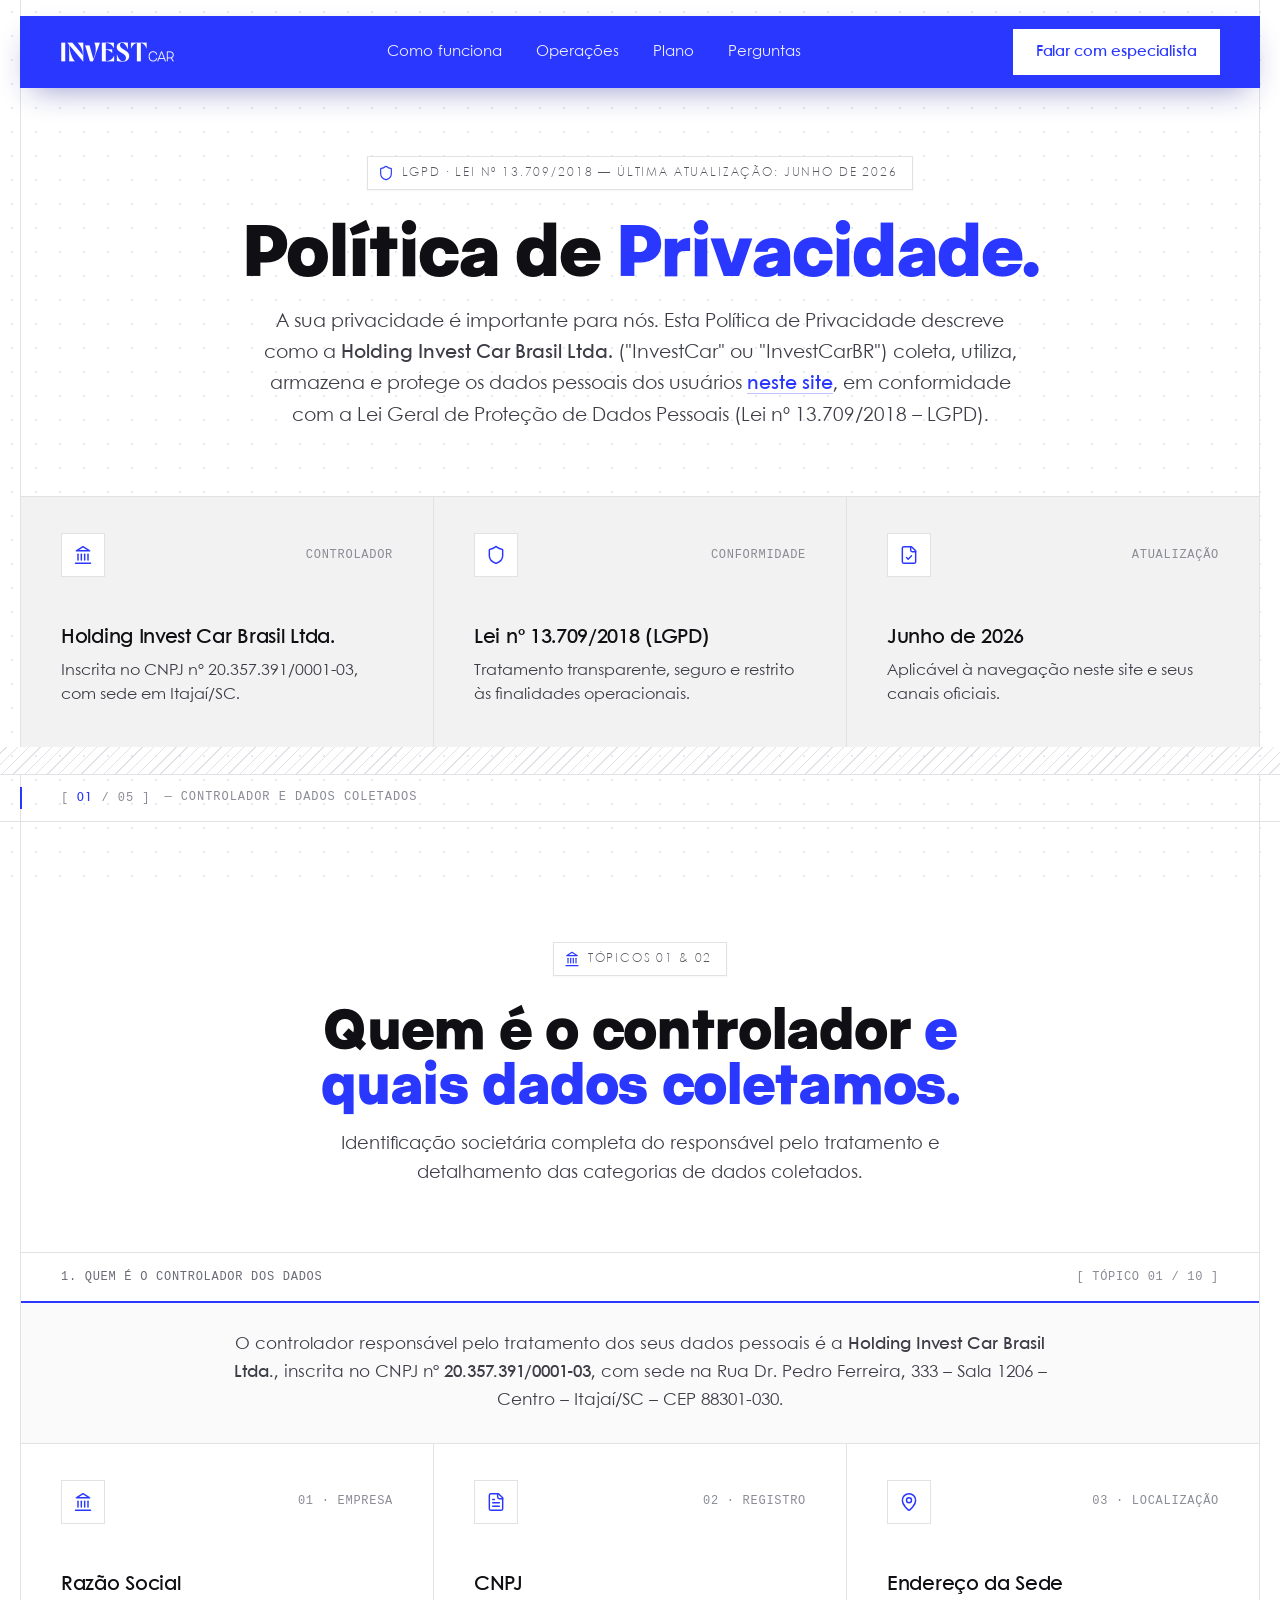
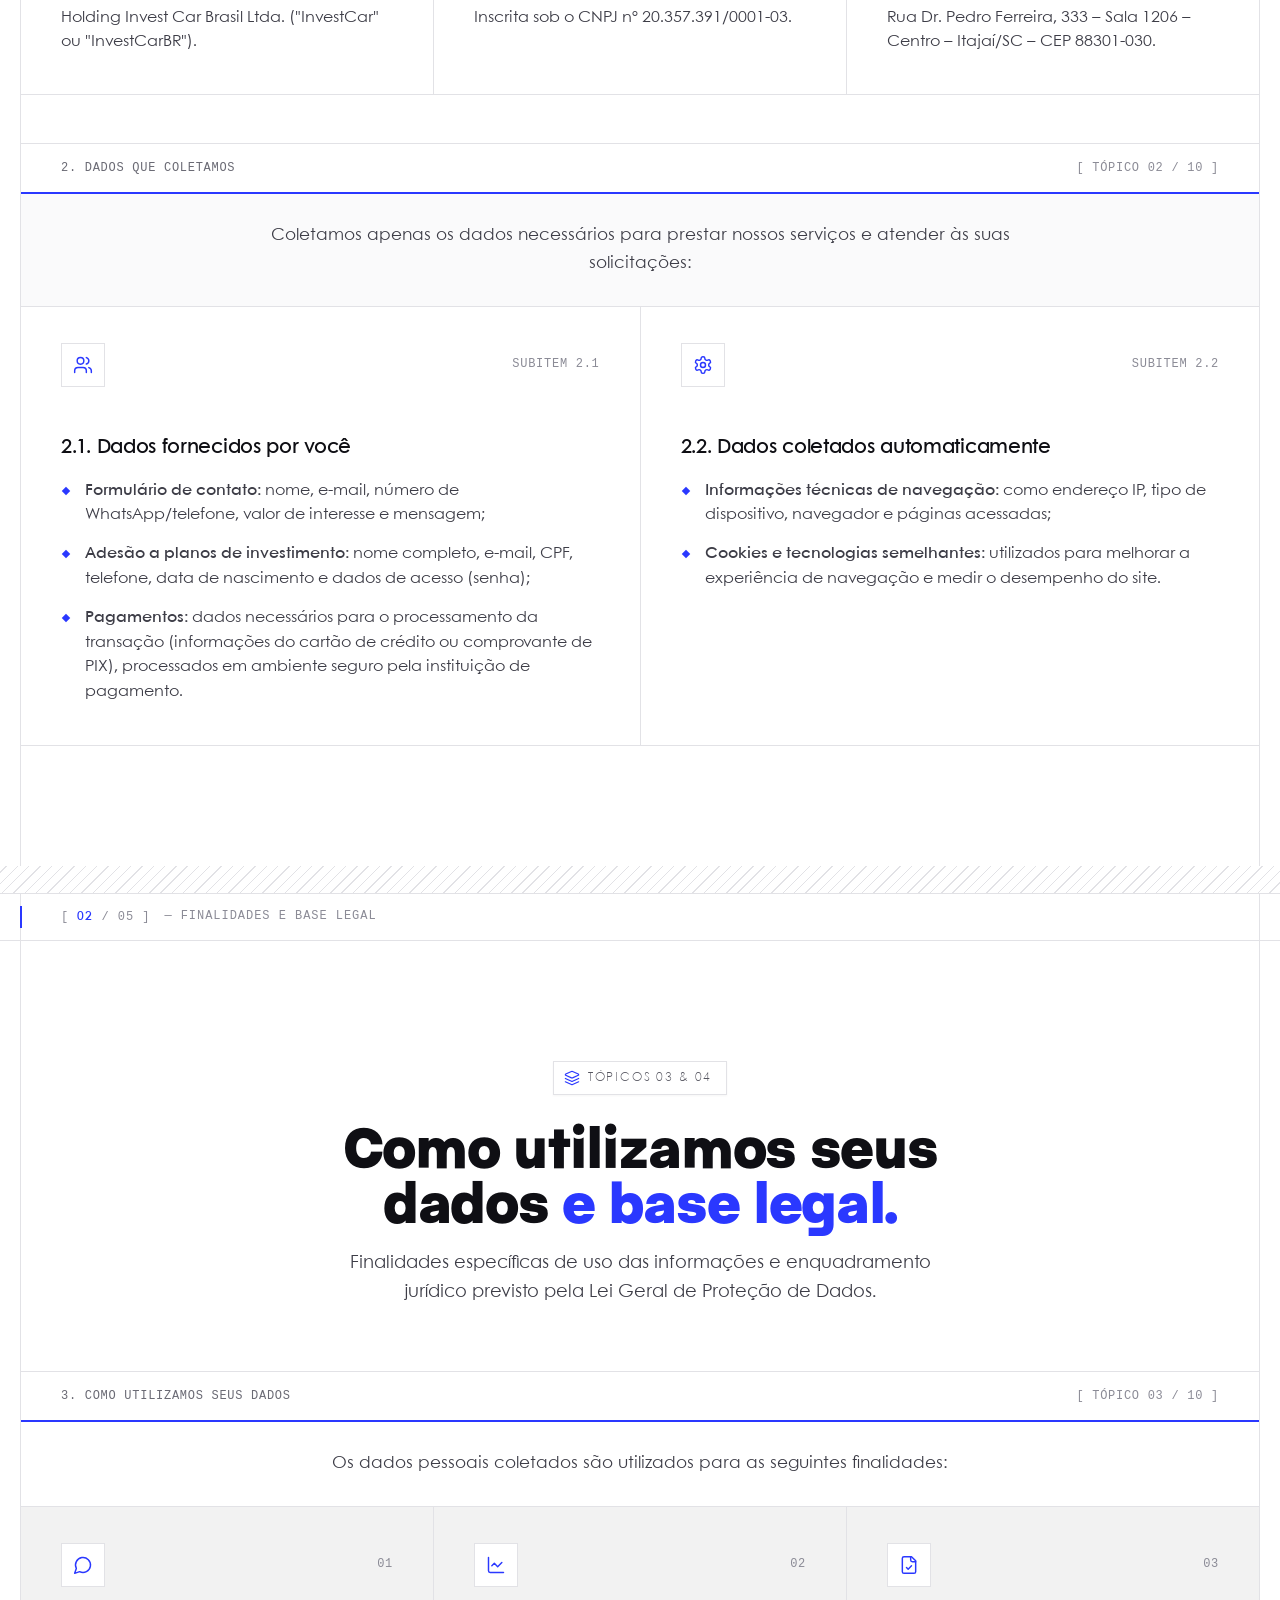
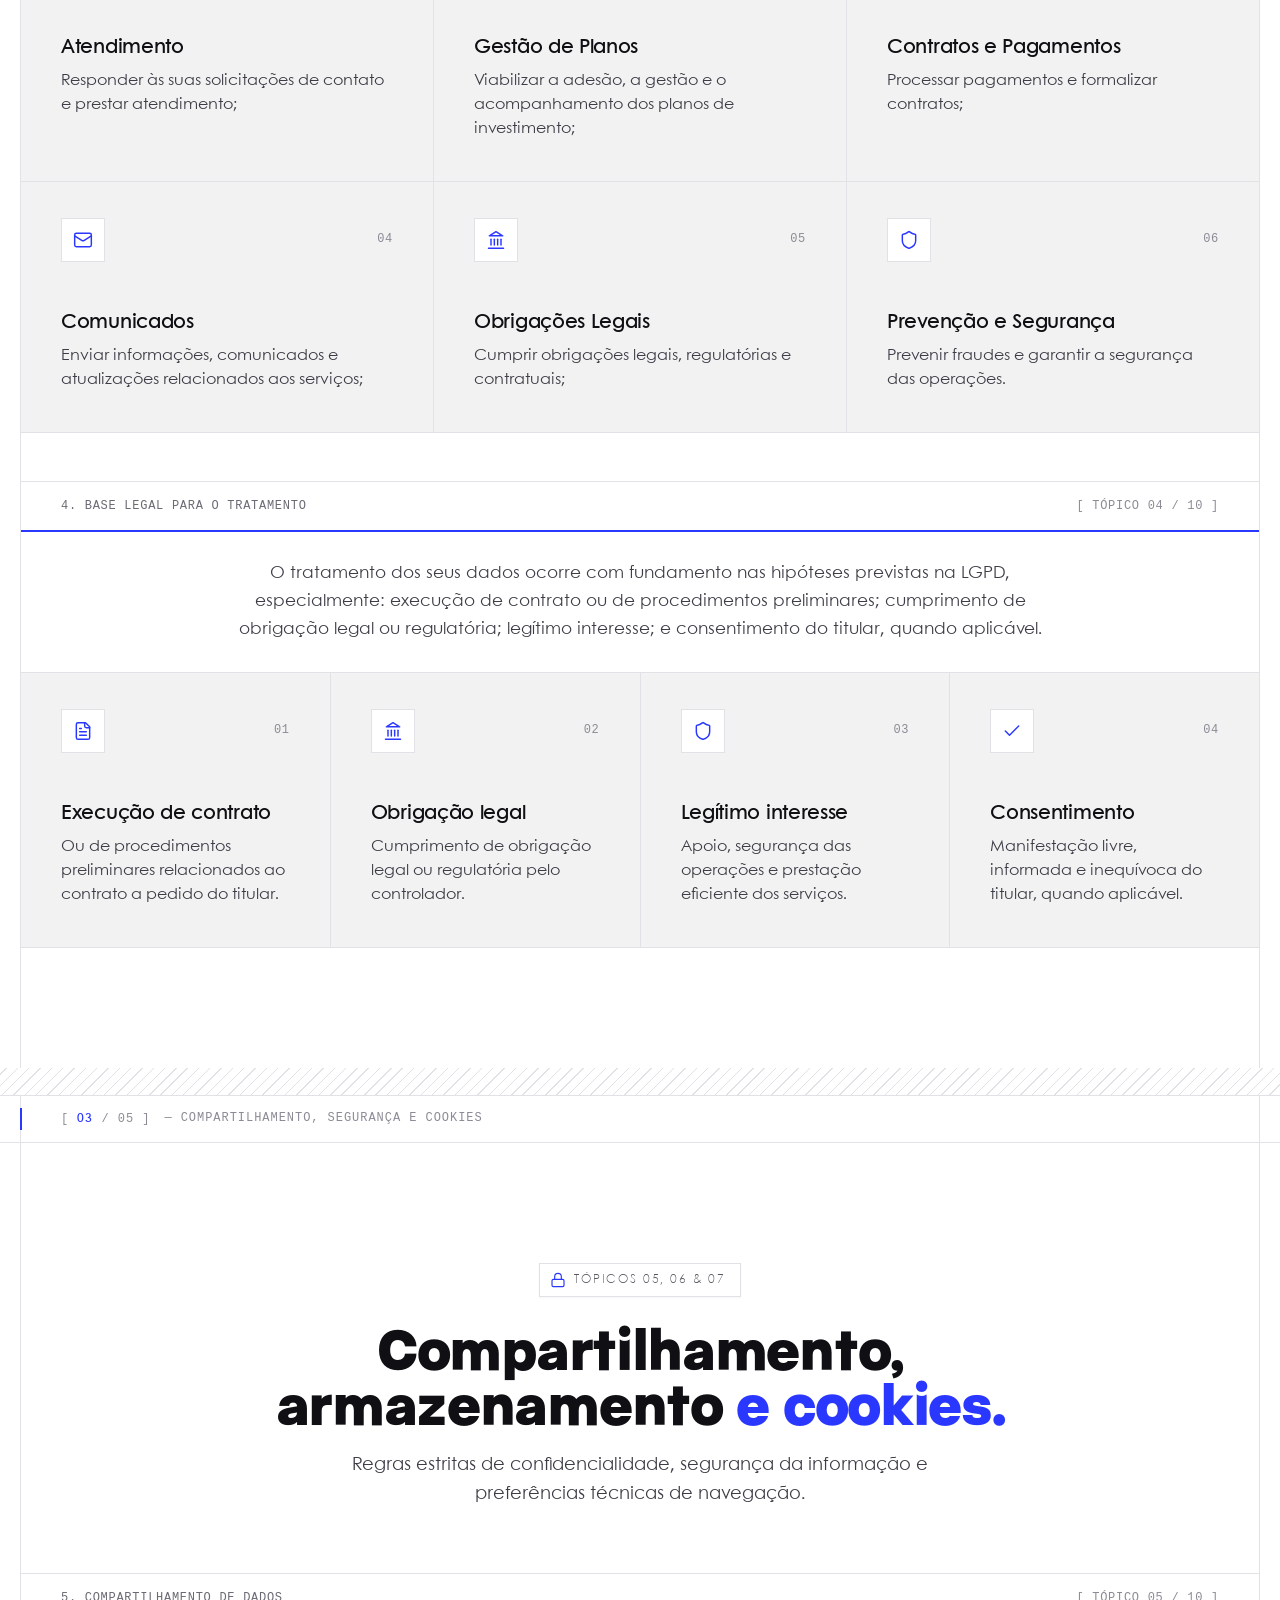
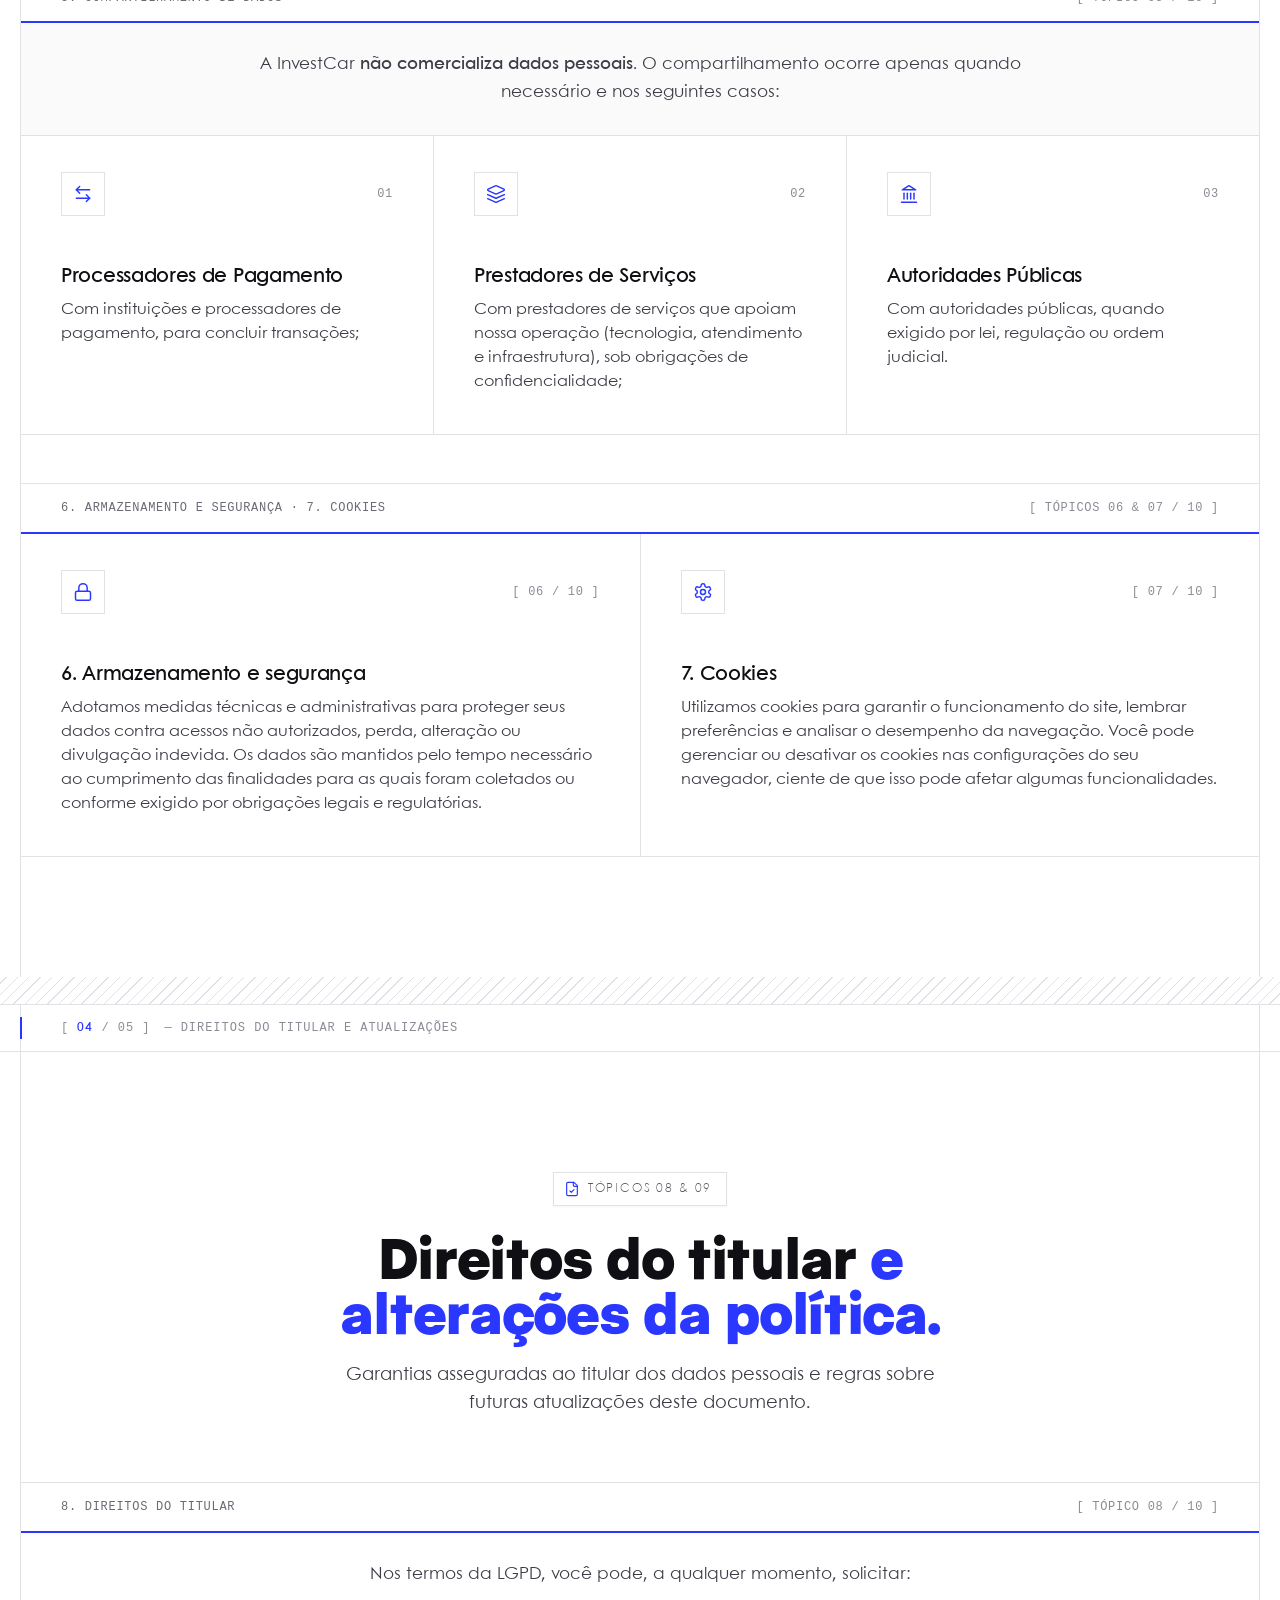
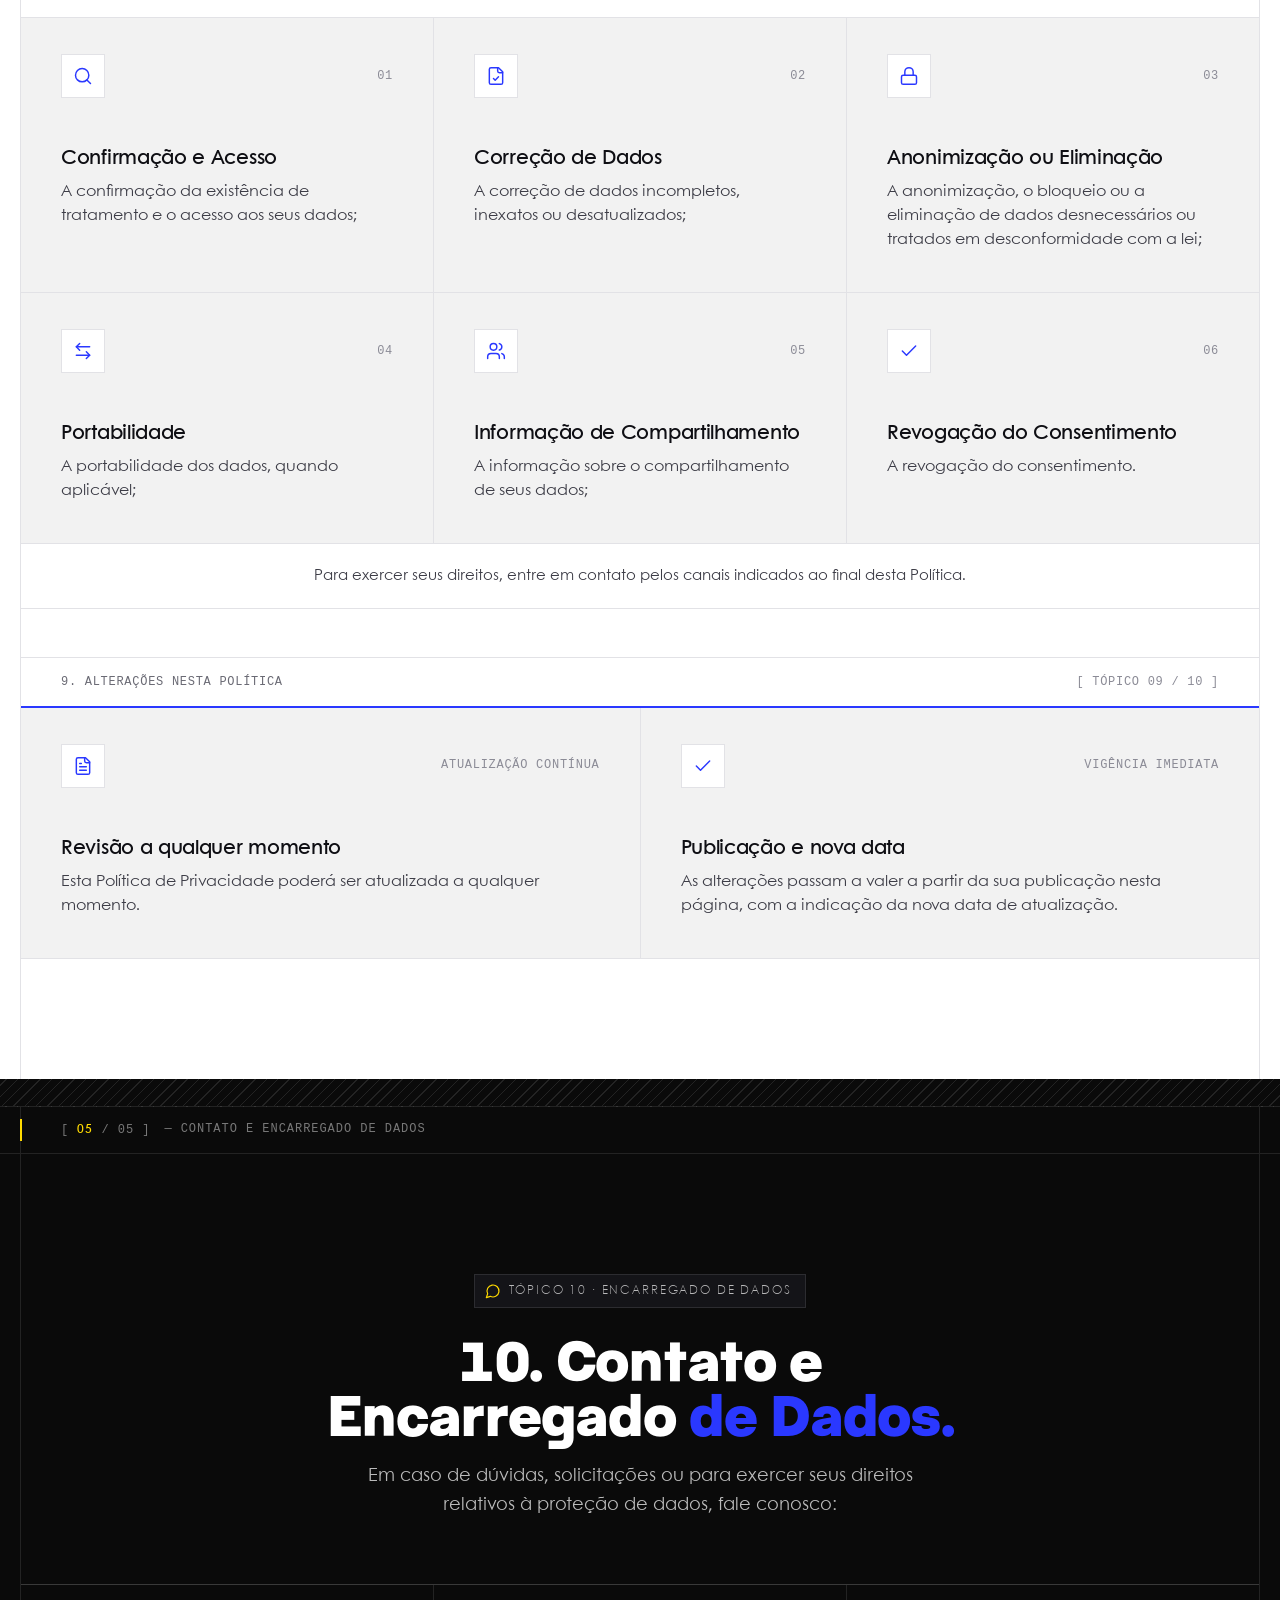
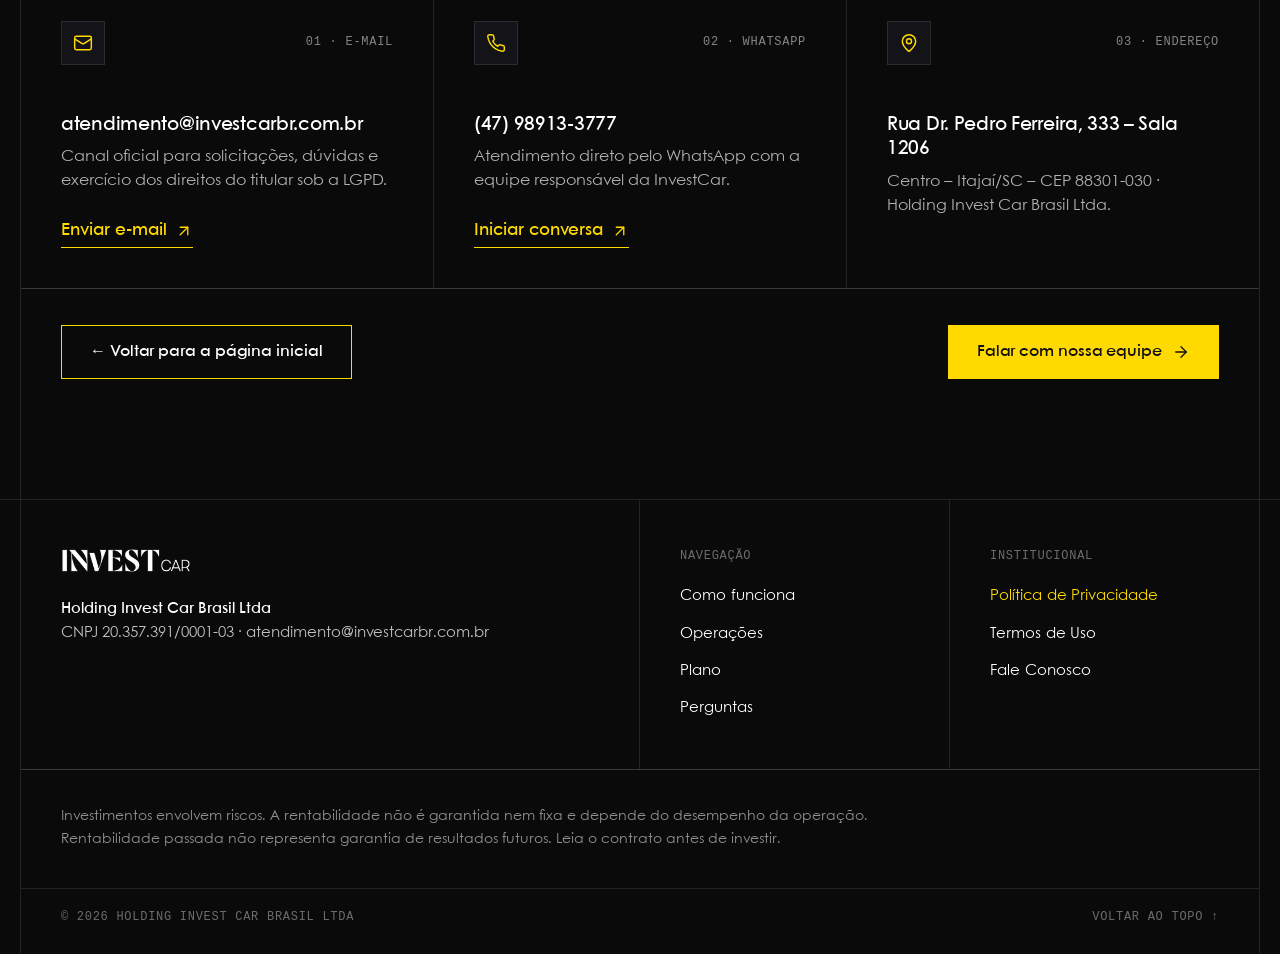
<file: politica-de-privacidade.html>
<!DOCTYPE html>
<html lang="pt-BR">
<head>
  <meta charset="utf-8">
  <meta name="viewport" content="width=device-width, initial-scale=1, viewport-fit=cover">
  <title>Política de Privacidade — InvestCar</title>
  <meta name="description" content="Política de Privacidade da Holding Invest Car Brasil Ltda. Saiba como coletamos, utilizamos, armazenamos e protege os dados pessoais em conformidade com a LGPD.">
  <meta name="theme-color" content="#2A38FF">
  <meta http-equiv="Cache-Control" content="no-cache, no-store, must-revalidate">
  <meta http-equiv="Pragma" content="no-cache">
  <meta http-equiv="Expires" content="0">
  <link rel="icon" type="image/svg+xml" href="assets/img/favicon.svg?v=20261104">
  <script>document.documentElement.classList.add('js');</script>

  <!-- Tipografia Local -->
  <link rel="stylesheet" href="css/fonts.css?v=20261104">
  <link rel="stylesheet" href="css/style.css?v=20261104">

  <!-- Meta Pixel Code -->
  <script>
  !function(f,b,e,v,n,t,s)
  {if(f.fbq)return;n=f.fbq=function(){n.callMethod?
  n.callMethod.apply(n,arguments):n.queue.push(arguments)};
  if(!f._fbq)f._fbq=n;n.push=n;n.loaded=!0;n.version='2.0';
  n.queue=[];t=b.createElement(e);t.async=!0;
  t.src=v;s=b.getElementsByTagName(e)[0];
  s.parentNode.insertBefore(t,s)}(window, document,'script',
  'https://connect.facebook.net/en_US/fbevents.js');
  fbq('init', '1693872288967313');
  fbq('track', 'PageView');
  </script>
  <noscript><img height="1" width="1" style="display:none"
  src="https://www.facebook.com/tr?id=1693872288967313&ev=PageView&noscript=1"
  /></noscript>
  <!-- End Meta Pixel Code -->
</head>
<body id="topo">

  <canvas id="matrix-canvas" aria-hidden="true"></canvas>

  <!-- Sprite de ícones (traço) -->
  <svg class="sprite" aria-hidden="true" focusable="false">
    <symbol id="i-truck" viewBox="0 0 24 24"><path d="M14 18V6a2 2 0 0 0-2-2H4a2 2 0 0 0-2 2v11a1 1 0 0 0 1 1h2"></path><path d="M15 18H9"></path><path d="M19 18h2a1 1 0 0 0 1-1v-3.65a1 1 0 0 0-.22-.624l-3.48-4.35A1 1 0 0 0 17.52 8H14"></path><circle cx="17" cy="18" r="2"></circle><circle cx="7" cy="18" r="2"></circle></symbol>
    <symbol id="i-gear" viewBox="0 0 24 24"><path d="M12.22 2h-.44a2 2 0 0 0-2 2v.18a2 2 0 0 1-1 1.73l-.43.25a2 2 0 0 1-2 0l-.15-.08a2 2 0 0 0-2.73.73l-.22.38a2 2 0 0 0 .73 2.73l.15.1a2 2 0 0 1 1 1.72v.51a2 2 0 0 1-1 1.74l-.15.09a2 2 0 0 0-.73 2.73l.22.38a2 2 0 0 0 2.73.73l.15-.08a2 2 0 0 1 2 0l.43.25a2 2 0 0 1 1 1.73V20a2 2 0 0 0 2 2h.44a2 2 0 0 0 2-2v-.18a2 2 0 0 1 1-1.73l.43-.25a2 2 0 0 1 2 0l.15.08a2 2 0 0 0 2.73-.73l.22-.39a2 2 0 0 0-.73-2.73l-.15-.08a2 2 0 0 1-1-1.74v-.5a2 2 0 0 1 1-1.74l.15-.09a2 2 0 0 0 .73-2.73l-.22-.38a2 2 0 0 0-2.73-.73l-.15.08a2 2 0 0 1-2 0l-.43-.25a2 2 0 0 1-1-1.73V4a2 2 0 0 0-2-2z"></path><circle cx="12" cy="12" r="3"></circle></symbol>
    <symbol id="i-key" viewBox="0 0 24 24"><path d="m15.5 7.5 2.3 2.3a1 1 0 0 0 1.4 0l2.1-2.1a1 1 0 0 0 0-1.4L19 4"></path><path d="m21 2-9.6 9.6"></path><circle cx="7.5" cy="15.5" r="5.5"></circle></symbol>
    <symbol id="i-search" viewBox="0 0 24 24"><circle cx="11" cy="11" r="8"></circle><path d="m21 21-4.3-4.3"></path></symbol>
    <symbol id="i-file-check" viewBox="0 0 24 24"><path d="M15 2H6a2 2 0 0 0-2 2v16a2 2 0 0 0 2 2h12a2 2 0 0 0 2-2V7Z"></path><path d="M14 2v4a2 2 0 0 0 2 2h4"></path><path d="m9 15 2 2 4-4"></path></symbol>
    <symbol id="i-swap" viewBox="0 0 24 24"><path d="M8 3 4 7l4 4"></path><path d="M4 7h16"></path><path d="m16 21 4-4-4-4"></path><path d="M20 17H4"></path></symbol>
    <symbol id="i-landmark" viewBox="0 0 24 24"><path d="M3 22h18"></path><path d="M6 18v-7"></path><path d="M10 18v-7"></path><path d="M14 18v-7"></path><path d="M18 18v-7"></path><path d="M12 2 20 7H4z"></path></symbol>
    <symbol id="i-file" viewBox="0 0 24 24"><path d="M15 2H6a2 2 0 0 0-2 2v16a2 2 0 0 0 2 2h12a2 2 0 0 0 2-2V7Z"></path><path d="M14 2v4a2 2 0 0 0 2 2h4"></path><path d="M10 9H8"></path><path d="M16 13H8"></path><path d="M16 17H8"></path></symbol>
    <symbol id="i-shield" viewBox="0 0 24 24"><path d="M20 13c0 5-3.5 7.5-7.66 8.95a1 1 0 0 1-.67-.01C7.5 20.5 4 18 4 13V6a1 1 0 0 1 1-1c2 0 4.5-1.2 6.24-2.72a1.17 1.17 0 0 1 1.52 0C14.51 3.81 17 5 19 5a1 1 0 0 1 1 1z"></path></symbol>
    <symbol id="i-chart" viewBox="0 0 24 24"><path d="M3 3v16a2 2 0 0 0 2 2h16"></path><path d="m19 9-5 5-4-4-3 3"></path></symbol>
    <symbol id="i-arrow" viewBox="0 0 24 24"><path d="M5 12h14"></path><path d="m12 5 7 7-7 7"></path></symbol>
    <symbol id="i-arrow-up-right" viewBox="0 0 24 24"><path d="M7 7h10v10"></path><path d="M7 17 17 7"></path></symbol>
    <symbol id="i-check" viewBox="0 0 24 24"><path d="M20 6 9 17l-5-5"></path></symbol>
    <symbol id="i-chat" viewBox="0 0 24 24"><path d="M7.9 20A9 9 0 1 0 4 16.1L2 22Z"></path></symbol>
    <symbol id="i-layers" viewBox="0 0 24 24"><path d="m12.83 2.18a2 2 0 0 0-1.66 0L2.6 6.08a1 1 0 0 0 0 1.83l8.58 3.91a2 2 0 0 0 1.66 0l8.58-3.9a1 1 0 0 0 0-1.83Z"></path><path d="m22 17.65-9.17 4.16a2 2 0 0 1-1.66 0L2 17.65"></path><path d="m22 12.65-9.17 4.16a2 2 0 0 1-1.66 0L2 12.65"></path></symbol>
    <symbol id="i-users" viewBox="0 0 24 24"><path d="M16 21v-2a4 4 0 0 0-4-4H6a4 4 0 0 0-4 4v2"></path><circle cx="9" cy="7" r="4"></circle><path d="M22 21v-2a4 4 0 0 0-3-3.87"></path><path d="M16 3.13a4 4 0 0 1 0 7.75"></path></symbol>
    <symbol id="i-mail" viewBox="0 0 24 24"><rect width="20" height="16" x="2" y="4" rx="2"></rect><path d="m22 7-8.97 5.7a1.94 1.94 0 0 1-2.06 0L2 7"></path></symbol>
    <symbol id="i-phone" viewBox="0 0 24 24"><path d="M22 16.92v3a2 2 0 0 1-2.18 2 19.79 19.79 0 0 1-8.63-3.07 19.5 19.5 0 0 1-6-6 19.79 19.79 0 0 1-3.07-8.67A2 2 0 0 1 4.11 2h3a2 2 0 0 1 2 1.72 12.84 12.84 0 0 0 .7 2.81 2 2 0 0 1-.45 2.11L8.09 9.91a16 16 0 0 0 6 6l1.27-1.27a2 2 0 0 1 2.11-.45 12.84 12.84 0 0 0 2.81.7A2 2 0 0 1 22 16.92z"></path></symbol>
    <symbol id="i-map-pin" viewBox="0 0 24 24"><path d="M20 10c0 4.993-5.539 10.193-7.399 11.799a1 1 0 0 1-1.202 0C9.539 20.193 4 14.993 4 10a8 8 0 0 1 16 0"></path><circle cx="12" cy="10" r="3"></circle></symbol>
    <symbol id="i-lock" viewBox="0 0 24 24"><rect width="18" height="11" x="3" y="11" rx="2" ry="2"></rect><path d="M7 11V7a5 5 0 0 1 10 0v4"></path></symbol>
  </svg>

  <a class="skip-link" href="#conteudo">Pular para o conteúdo</a>

  <!-- ============ HEADER ============ -->
  <header class="site-header" id="siteHeader">
    <div class="header-bar">
      <a class="brand" href="index.html?v=20261104" aria-label="InvestCar — início">
        <img src="assets/img/logo-investcar-branco.png?v=20261104" alt="InvestCar" width="115" height="22">
      </a>

      <nav class="main-nav" aria-label="Principal">
        <ul>
          <li><a href="index.html#como-funciona">Como funciona</a></li>
          <li><a href="index.html#operacoes">Operações</a></li>
          <li><a href="index.html#planos">Plano</a></li>
          <li><a href="index.html#perguntas">Perguntas</a></li>
        </ul>
      </nav>

      <a class="btn btn-primary btn-sm header-cta" href="https://wa.me/554731700808?text=Ol%C3%A1%2C%20tudo%20bom%3F%20Gostaria%20de%20falar%20com%20um%20especialista" target="_blank" rel="noopener"><span>Falar com especialista</span></a>

      <button class="menu-toggle" type="button" aria-label="Abrir menu" aria-expanded="false" aria-controls="mobileMenu">
        <span></span><span></span>
      </button>
    </div>

    <div class="mobile-menu" id="mobileMenu" data-lenis-prevent hidden="">
      <nav aria-label="Menu móvel">
        <ul>
          <li><a href="index.html#como-funciona"><span class="mono">01</span>Como funciona</a></li>
          <li><a href="index.html#operacoes"><span class="mono">02</span>Operações</a></li>
          <li><a href="index.html#planos"><span class="mono">03</span>Plano</a></li>
          <li><a href="index.html#perguntas"><span class="mono">04</span>Perguntas</a></li>
        </ul>
      </nav>
      <a class="btn btn-primary btn-block" href="https://wa.me/554731700808?text=Ol%C3%A1%2C%20tudo%20bom%3F%20Gostaria%20de%20falar%20com%20um%20especialista" target="_blank" rel="noopener"><span>Falar com especialista</span></a>
    </div>
  </header>

  <main id="conteudo">

    <!-- ============ HERO INSTITUCIONAL SIMÉTRICA ============ -->
    <section class="policy-hero" aria-labelledby="policy-main-title">
      <div class="container frame policy-hero-inner">
        <header class="sec-head sec-head--center" data-reveal="">
          <span class="pill">
            <svg class="icon" aria-hidden="true"><use href="#i-shield"></use></svg>
            LGPD · Lei nº 13.709/2018 — Última atualização: Junho de 2026
          </span>
          <h1 class="policy-hero-title" id="policy-main-title">Política de <span class="muted">Privacidade.</span></h1>
          <p class="policy-hero-lead">
            A sua privacidade é importante para nós. Esta Política de Privacidade descreve como a <strong>Holding Invest Car Brasil Ltda.</strong> ("InvestCar" ou "InvestCarBR") coleta, utiliza, armazena e protege os dados pessoais dos usuários <a href="index.html" class="link-inline">neste site</a>, em conformidade com a Lei Geral de Proteção de Dados Pessoais (Lei nº 13.709/2018 – LGPD).
          </p>
        </header>

        <ul class="cells cells--3 bleed" data-reveal="">
          <li class="cell">
            <div class="cell-top">
              <span class="cell-ico"><svg class="icon" aria-hidden="true"><use href="#i-landmark"></use></svg></span>
              <span class="mono">CONTROLADOR</span>
            </div>
            <h3>Holding Invest Car Brasil Ltda.</h3>
            <p>Inscrita no CNPJ nº 20.357.391/0001-03, com sede em Itajaí/SC.</p>
          </li>
          <li class="cell">
            <div class="cell-top">
              <span class="cell-ico"><svg class="icon" aria-hidden="true"><use href="#i-shield"></use></svg></span>
              <span class="mono">CONFORMIDADE</span>
            </div>
            <h3>Lei nº 13.709/2018 (LGPD)</h3>
            <p>Tratamento transparente, seguro e restrito às finalidades operacionais.</p>
          </li>
          <li class="cell">
            <div class="cell-top">
              <span class="cell-ico"><svg class="icon" aria-hidden="true"><use href="#i-file-check"></use></svg></span>
              <span class="mono">ATUALIZAÇÃO</span>
            </div>
            <h3>Junho de 2026</h3>
            <p>Aplicável à navegação neste site e seus canais oficiais.</p>
          </li>
        </ul>
      </div>
    </section>

    <!-- ============ 01 · CONTROLADOR E DADOS COLETADOS (TÓPICOS 1 E 2) ============ -->
    <div class="sec-index" aria-hidden="true">
      <div class="container frame"><span>[ <b>01</b> / 05 ]</span><span>— Controlador e Dados Coletados</span></div>
    </div>
    <section class="section section--white" id="controlador-e-dados" aria-labelledby="t-bloco-1">
      <div class="container frame section-pad">
        <header class="sec-head sec-head--center" data-reveal="">
          <span class="pill"><svg class="icon" aria-hidden="true"><use href="#i-landmark"></use></svg>Tópicos 01 & 02</span>
          <h2 id="t-bloco-1">Quem é o controlador <span class="muted">e quais dados coletamos.</span></h2>
          <p>Identificação societária completa do responsável pelo tratamento e detalhamento das categorias de dados coletados.</p>
        </header>

        <!-- Tópico 1 -->
        <div class="op-panel policy-panel bleed" data-reveal="">
          <div class="op-head">
            <span class="mono">1. Quem é o controlador dos dados</span>
            <span class="mono op-head-right">[ Tópico 01 / 10 ]</span>
          </div>
          <div class="op-flow" aria-hidden="true"><span></span></div>
          <div class="policy-panel-intro">
            <p>O controlador responsável pelo tratamento dos seus dados pessoais é a <strong>Holding Invest Car Brasil Ltda.</strong>, inscrita no CNPJ nº <strong>20.357.391/0001-03</strong>, com sede na Rua Dr. Pedro Ferreira, 333 – Sala 1206 – Centro – Itajaí/SC – CEP 88301-030.</p>
          </div>
          <ul class="cells cells--3">
            <li class="cell">
              <div class="cell-top"><span class="cell-ico"><svg class="icon" aria-hidden="true"><use href="#i-landmark"></use></svg></span><span class="mono">01 · EMPRESA</span></div>
              <h3>Razão Social</h3>
              <p>Holding Invest Car Brasil Ltda. ("InvestCar" ou "InvestCarBR").</p>
            </li>
            <li class="cell">
              <div class="cell-top"><span class="cell-ico"><svg class="icon" aria-hidden="true"><use href="#i-file"></use></svg></span><span class="mono">02 · REGISTRO</span></div>
              <h3>CNPJ</h3>
              <p>Inscrita sob o CNPJ nº 20.357.391/0001-03.</p>
            </li>
            <li class="cell">
              <div class="cell-top"><span class="cell-ico"><svg class="icon" aria-hidden="true"><use href="#i-map-pin"></use></svg></span><span class="mono">03 · LOCALIZAÇÃO</span></div>
              <h3>Endereço da Sede</h3>
              <p>Rua Dr. Pedro Ferreira, 333 – Sala 1206 – Centro – Itajaí/SC – CEP 88301-030.</p>
            </li>
          </ul>
        </div>

        <!-- Tópico 2 -->
        <div class="op-panel policy-panel bleed" data-reveal="">
          <div class="op-head">
            <span class="mono">2. Dados que coletamos</span>
            <span class="mono op-head-right">[ Tópico 02 / 10 ]</span>
          </div>
          <div class="op-flow" aria-hidden="true"><span></span></div>
          <div class="policy-panel-intro">
            <p>Coletamos apenas os dados necessários para prestar nossos serviços e atender às suas solicitações:</p>
          </div>
          <div class="cells cells--2">
            <article class="cell">
              <div class="cell-top">
                <span class="cell-ico"><svg class="icon" aria-hidden="true"><use href="#i-users"></use></svg></span>
                <span class="mono">SUBITEM 2.1</span>
              </div>
              <h3>2.1. Dados fornecidos por você</h3>
              <ul class="policy-list">
                <li><strong>Formulário de contato:</strong> nome, e-mail, número de WhatsApp/telefone, valor de interesse e mensagem;</li>
                <li><strong>Adesão a planos de investimento:</strong> nome completo, e-mail, CPF, telefone, data de nascimento e dados de acesso (senha);</li>
                <li><strong>Pagamentos:</strong> dados necessários para o processamento da transação (informações do cartão de crédito ou comprovante de PIX), processados em ambiente seguro pela instituição de pagamento.</li>
              </ul>
            </article>

            <article class="cell">
              <div class="cell-top">
                <span class="cell-ico"><svg class="icon" aria-hidden="true"><use href="#i-gear"></use></svg></span>
                <span class="mono">SUBITEM 2.2</span>
              </div>
              <h3>2.2. Dados coletados automaticamente</h3>
              <ul class="policy-list">
                <li><strong>Informações técnicas de navegação:</strong> como endereço IP, tipo de dispositivo, navegador e páginas acessadas;</li>
                <li><strong>Cookies e tecnologias semelhantes:</strong> utilizados para melhorar a experiência de navegação e medir o desempenho do site.</li>
              </ul>
            </article>
          </div>
        </div>
      </div>
    </section>

    <!-- ============ 02 · FINALIDADES E BASE LEGAL (TÓPICOS 3 E 4) ============ -->
    <div class="sec-index" aria-hidden="true">
      <div class="container frame"><span>[ <b>02</b> / 05 ]</span><span>— Finalidades e Base Legal</span></div>
    </div>
    <section class="section" id="finalidades-e-base-legal" aria-labelledby="t-bloco-2">
      <div class="container frame section-pad">
        <header class="sec-head sec-head--center" data-reveal="">
          <span class="pill"><svg class="icon" aria-hidden="true"><use href="#i-layers"></use></svg>Tópicos 03 & 04</span>
          <h2 id="t-bloco-2">Como utilizamos seus dados <span class="muted">e base legal.</span></h2>
          <p>Finalidades específicas de uso das informações e enquadramento jurídico previsto pela Lei Geral de Proteção de Dados.</p>
        </header>

        <!-- Tópico 3 -->
        <div class="op-panel policy-panel bleed" data-reveal="">
          <div class="op-head">
            <span class="mono">3. Como utilizamos seus dados</span>
            <span class="mono op-head-right">[ Tópico 03 / 10 ]</span>
          </div>
          <div class="op-flow" aria-hidden="true"><span></span></div>
          <div class="policy-panel-intro">
            <p>Os dados pessoais coletados são utilizados para as seguintes finalidades:</p>
          </div>
          <ul class="cells cells--3">
            <li class="cell">
              <div class="cell-top"><span class="cell-ico"><svg class="icon" aria-hidden="true"><use href="#i-chat"></use></svg></span><span class="mono">01</span></div>
              <h3>Atendimento</h3>
              <p>Responder às suas solicitações de contato e prestar atendimento;</p>
            </li>
            <li class="cell">
              <div class="cell-top"><span class="cell-ico"><svg class="icon" aria-hidden="true"><use href="#i-chart"></use></svg></span><span class="mono">02</span></div>
              <h3>Gestão de Planos</h3>
              <p>Viabilizar a adesão, a gestão e o acompanhamento dos planos de investimento;</p>
            </li>
            <li class="cell">
              <div class="cell-top"><span class="cell-ico"><svg class="icon" aria-hidden="true"><use href="#i-file-check"></use></svg></span><span class="mono">03</span></div>
              <h3>Contratos e Pagamentos</h3>
              <p>Processar pagamentos e formalizar contratos;</p>
            </li>
            <li class="cell">
              <div class="cell-top"><span class="cell-ico"><svg class="icon" aria-hidden="true"><use href="#i-mail"></use></svg></span><span class="mono">04</span></div>
              <h3>Comunicados</h3>
              <p>Enviar informações, comunicados e atualizações relacionados aos serviços;</p>
            </li>
            <li class="cell">
              <div class="cell-top"><span class="cell-ico"><svg class="icon" aria-hidden="true"><use href="#i-landmark"></use></svg></span><span class="mono">05</span></div>
              <h3>Obrigações Legais</h3>
              <p>Cumprir obrigações legais, regulatórias e contratuais;</p>
            </li>
            <li class="cell">
              <div class="cell-top"><span class="cell-ico"><svg class="icon" aria-hidden="true"><use href="#i-shield"></use></svg></span><span class="mono">06</span></div>
              <h3>Prevenção e Segurança</h3>
              <p>Prevenir fraudes e garantir a segurança das operações.</p>
            </li>
          </ul>
        </div>

        <!-- Tópico 4 -->
        <div class="op-panel policy-panel bleed" data-reveal="">
          <div class="op-head">
            <span class="mono">4. Base legal para o tratamento</span>
            <span class="mono op-head-right">[ Tópico 04 / 10 ]</span>
          </div>
          <div class="op-flow" aria-hidden="true"><span></span></div>
          <div class="policy-panel-intro">
            <p>O tratamento dos seus dados ocorre com fundamento nas hipóteses previstas na LGPD, especialmente: execução de contrato ou de procedimentos preliminares; cumprimento de obrigação legal ou regulatória; legítimo interesse; e consentimento do titular, quando aplicável.</p>
          </div>
          <ul class="cells cells--4">
            <li class="cell">
              <div class="cell-top"><span class="cell-ico"><svg class="icon" aria-hidden="true"><use href="#i-file"></use></svg></span><span class="mono">01</span></div>
              <h3>Execução de contrato</h3>
              <p>Ou de procedimentos preliminares relacionados ao contrato a pedido do titular.</p>
            </li>
            <li class="cell">
              <div class="cell-top"><span class="cell-ico"><svg class="icon" aria-hidden="true"><use href="#i-landmark"></use></svg></span><span class="mono">02</span></div>
              <h3>Obrigação legal</h3>
              <p>Cumprimento de obrigação legal ou regulatória pelo controlador.</p>
            </li>
            <li class="cell">
              <div class="cell-top"><span class="cell-ico"><svg class="icon" aria-hidden="true"><use href="#i-shield"></use></svg></span><span class="mono">03</span></div>
              <h3>Legítimo interesse</h3>
              <p>Apoio, segurança das operações e prestação eficiente dos serviços.</p>
            </li>
            <li class="cell">
              <div class="cell-top"><span class="cell-ico"><svg class="icon" aria-hidden="true"><use href="#i-check"></use></svg></span><span class="mono">04</span></div>
              <h3>Consentimento</h3>
              <p>Manifestação livre, informada e inequívoca do titular, quando aplicável.</p>
            </li>
          </ul>
        </div>
      </div>
    </section>

    <!-- ============ 03 · COMPARTILHAMENTO, SEGURANÇA E COOKIES (TÓPICOS 5, 6 E 7) ============ -->
    <div class="sec-index" aria-hidden="true">
      <div class="container frame"><span>[ <b>03</b> / 05 ]</span><span>— Compartilhamento, Segurança e Cookies</span></div>
    </div>
    <section class="section section--white" id="seguranca-e-cookies" aria-labelledby="t-bloco-3">
      <div class="container frame section-pad">
        <header class="sec-head sec-head--center" data-reveal="">
          <span class="pill"><svg class="icon" aria-hidden="true"><use href="#i-lock"></use></svg>Tópicos 05, 06 & 07</span>
          <h2 id="t-bloco-3">Compartilhamento, armazenamento <span class="muted">e cookies.</span></h2>
          <p>Regras estritas de confidencialidade, segurança da informação e preferências técnicas de navegação.</p>
        </header>

        <!-- Tópico 5 -->
        <div class="op-panel policy-panel bleed" data-reveal="">
          <div class="op-head">
            <span class="mono">5. Compartilhamento de dados</span>
            <span class="mono op-head-right">[ Tópico 05 / 10 ]</span>
          </div>
          <div class="op-flow" aria-hidden="true"><span></span></div>
          <div class="policy-panel-intro">
            <p>A InvestCar <strong>não comercializa dados pessoais</strong>. O compartilhamento ocorre apenas quando necessário e nos seguintes casos:</p>
          </div>
          <ul class="cells cells--3">
            <li class="cell">
              <div class="cell-top"><span class="cell-ico"><svg class="icon" aria-hidden="true"><use href="#i-swap"></use></svg></span><span class="mono">01</span></div>
              <h3>Processadores de Pagamento</h3>
              <p>Com instituições e processadores de pagamento, para concluir transações;</p>
            </li>
            <li class="cell">
              <div class="cell-top"><span class="cell-ico"><svg class="icon" aria-hidden="true"><use href="#i-layers"></use></svg></span><span class="mono">02</span></div>
              <h3>Prestadores de Serviços</h3>
              <p>Com prestadores de serviços que apoiam nossa operação (tecnologia, atendimento e infraestrutura), sob obrigações de confidencialidade;</p>
            </li>
            <li class="cell">
              <div class="cell-top"><span class="cell-ico"><svg class="icon" aria-hidden="true"><use href="#i-landmark"></use></svg></span><span class="mono">03</span></div>
              <h3>Autoridades Públicas</h3>
              <p>Com autoridades públicas, quando exigido por lei, regulação ou ordem judicial.</p>
            </li>
          </ul>
        </div>

        <!-- Tópicos 6 e 7 Lado a Lado Simétricos -->
        <div class="op-panel policy-panel bleed" data-reveal="">
          <div class="op-head">
            <span class="mono">6. Armazenamento e segurança · 7. Cookies</span>
            <span class="mono op-head-right">[ Tópicos 06 & 07 / 10 ]</span>
          </div>
          <div class="op-flow" aria-hidden="true"><span></span></div>
          <div class="cells cells--2">
            <article class="cell">
              <div class="cell-top">
                <span class="cell-ico"><svg class="icon" aria-hidden="true"><use href="#i-lock"></use></svg></span>
                <span class="mono">[ 06 / 10 ]</span>
              </div>
              <h3>6. Armazenamento e segurança</h3>
              <p>Adotamos medidas técnicas e administrativas para proteger seus dados contra acessos não autorizados, perda, alteração ou divulgação indevida. Os dados são mantidos pelo tempo necessário ao cumprimento das finalidades para as quais foram coletados ou conforme exigido por obrigações legais e regulatórias.</p>
            </article>

            <article class="cell">
              <div class="cell-top">
                <span class="cell-ico"><svg class="icon" aria-hidden="true"><use href="#i-gear"></use></svg></span>
                <span class="mono">[ 07 / 10 ]</span>
              </div>
              <h3>7. Cookies</h3>
              <p>Utilizamos cookies para garantir o funcionamento do site, lembrar preferências e analisar o desempenho da navegação. Você pode gerenciar ou desativar os cookies nas configurações do seu navegador, ciente de que isso pode afetar algumas funcionalidades.</p>
            </article>
          </div>
        </div>
      </div>
    </section>

    <!-- ============ 04 · DIREITOS DO TITULAR E ALTERAÇÕES (TÓPICOS 8 E 9) ============ -->
    <div class="sec-index" aria-hidden="true">
      <div class="container frame"><span>[ <b>04</b> / 05 ]</span><span>— Direitos do Titular e Atualizações</span></div>
    </div>
    <section class="section" id="direitos-do-titular" aria-labelledby="t-bloco-4">
      <div class="container frame section-pad">
        <header class="sec-head sec-head--center" data-reveal="">
          <span class="pill"><svg class="icon" aria-hidden="true"><use href="#i-file-check"></use></svg>Tópicos 08 & 09</span>
          <h2 id="t-bloco-4">Direitos do titular <span class="muted">e alterações da política.</span></h2>
          <p>Garantias asseguradas ao titular dos dados pessoais e regras sobre futuras atualizações deste documento.</p>
        </header>

        <!-- Tópico 8 -->
        <div class="op-panel policy-panel bleed" data-reveal="">
          <div class="op-head">
            <span class="mono">8. Direitos do titular</span>
            <span class="mono op-head-right">[ Tópico 08 / 10 ]</span>
          </div>
          <div class="op-flow" aria-hidden="true"><span></span></div>
          <div class="policy-panel-intro">
            <p>Nos termos da LGPD, você pode, a qualquer momento, solicitar:</p>
          </div>
          <ul class="cells cells--3">
            <li class="cell">
              <div class="cell-top"><span class="cell-ico"><svg class="icon" aria-hidden="true"><use href="#i-search"></use></svg></span><span class="mono">01</span></div>
              <h3>Confirmação e Acesso</h3>
              <p>A confirmação da existência de tratamento e o acesso aos seus dados;</p>
            </li>
            <li class="cell">
              <div class="cell-top"><span class="cell-ico"><svg class="icon" aria-hidden="true"><use href="#i-file-check"></use></svg></span><span class="mono">02</span></div>
              <h3>Correção de Dados</h3>
              <p>A correção de dados incompletos, inexatos ou desatualizados;</p>
            </li>
            <li class="cell">
              <div class="cell-top"><span class="cell-ico"><svg class="icon" aria-hidden="true"><use href="#i-lock"></use></svg></span><span class="mono">03</span></div>
              <h3>Anonimização ou Eliminação</h3>
              <p>A anonimização, o bloqueio ou a eliminação de dados desnecessários ou tratados em desconformidade com a lei;</p>
            </li>
            <li class="cell">
              <div class="cell-top"><span class="cell-ico"><svg class="icon" aria-hidden="true"><use href="#i-swap"></use></svg></span><span class="mono">04</span></div>
              <h3>Portabilidade</h3>
              <p>A portabilidade dos dados, quando aplicável;</p>
            </li>
            <li class="cell">
              <div class="cell-top"><span class="cell-ico"><svg class="icon" aria-hidden="true"><use href="#i-users"></use></svg></span><span class="mono">05</span></div>
              <h3>Informação de Compartilhamento</h3>
              <p>A informação sobre o compartilhamento de seus dados;</p>
            </li>
            <li class="cell">
              <div class="cell-top"><span class="cell-ico"><svg class="icon" aria-hidden="true"><use href="#i-check"></use></svg></span><span class="mono">06</span></div>
              <h3>Revogação do Consentimento</h3>
              <p>A revogação do consentimento.</p>
            </li>
          </ul>
          <div class="policy-panel-foot">
            <p>Para exercer seus direitos, entre em contato pelos canais indicados ao final desta Política.</p>
          </div>
        </div>

        <!-- Tópico 9 -->
        <div class="op-panel policy-panel bleed" data-reveal="">
          <div class="op-head">
            <span class="mono">9. Alterações nesta Política</span>
            <span class="mono op-head-right">[ Tópico 09 / 10 ]</span>
          </div>
          <div class="op-flow" aria-hidden="true"><span></span></div>
          <div class="cells cells--2">
            <article class="cell">
              <div class="cell-top">
                <span class="cell-ico"><svg class="icon" aria-hidden="true"><use href="#i-file"></use></svg></span>
                <span class="mono">ATUALIZAÇÃO CONTÍNUA</span>
              </div>
              <h3>Revisão a qualquer momento</h3>
              <p>Esta Política de Privacidade poderá ser atualizada a qualquer momento.</p>
            </article>
            <article class="cell">
              <div class="cell-top">
                <span class="cell-ico"><svg class="icon" aria-hidden="true"><use href="#i-check"></use></svg></span>
                <span class="mono">VIGÊNCIA IMEDIATA</span>
              </div>
              <h3>Publicação e nova data</h3>
              <p>As alterações passam a valer a partir da sua publicação nesta página, com a indicação da nova data de atualização.</p>
            </article>
          </div>
        </div>
      </div>
    </section>

    <!-- ============ 05 · CONTATO E ENCARREGADO DE DADOS (TÓPICO 10) ============ -->
    <div class="sec-index sec-index--dark" aria-hidden="true">
      <div class="container frame"><span>[ <b>05</b> / 05 ]</span><span>— Contato e Encarregado de Dados</span></div>
    </div>
    <section class="section section--dark" id="contato" aria-labelledby="t-contato-dpo">
      <div class="container frame section-pad">
        <header class="sec-head sec-head--center" data-reveal="">
          <span class="pill pill--dark"><svg class="icon" aria-hidden="true"><use href="#i-chat"></use></svg>Tópico 10 · Encarregado de Dados</span>
          <h2 id="t-contato-dpo">10. Contato e Encarregado <span class="muted">de Dados.</span></h2>
          <p style="color: rgba(255, 255, 255, .72);">Em caso de dúvidas, solicitações ou para exercer seus direitos relativos à proteção de dados, fale conosco:</p>
        </header>

        <ul class="cells cells--3 cells--dark bleed" data-reveal="">
          <li class="cell">
            <div class="cell-top">
              <span class="cell-ico"><svg class="icon" aria-hidden="true"><use href="#i-mail"></use></svg></span>
              <span class="mono">01 · E-MAIL</span>
            </div>
            <h3>atendimento@investcarbr.com.br</h3>
            <p>Canal oficial para solicitações, dúvidas e exercício dos direitos do titular sob a LGPD.</p>
            <a class="link-arrow" href="mailto:atendimento@investcarbr.com.br">Enviar e-mail <svg class="icon" aria-hidden="true"><use href="#i-arrow-up-right"></use></svg></a>
          </li>

          <li class="cell">
            <div class="cell-top">
              <span class="cell-ico"><svg class="icon" aria-hidden="true"><use href="#i-phone"></use></svg></span>
              <span class="mono">02 · WHATSAPP</span>
            </div>
            <h3>(47) 98913-3777</h3>
            <p>Atendimento direto pelo WhatsApp com a equipe responsável da InvestCar.</p>
            <a class="link-arrow" href="https://wa.me/5547989133777" target="_blank" rel="noopener">Iniciar conversa <svg class="icon" aria-hidden="true"><use href="#i-arrow-up-right"></use></svg></a>
          </li>

          <li class="cell">
            <div class="cell-top">
              <span class="cell-ico"><svg class="icon" aria-hidden="true"><use href="#i-map-pin"></use></svg></span>
              <span class="mono">03 · ENDEREÇO</span>
            </div>
            <h3>Rua Dr. Pedro Ferreira, 333 – Sala 1206</h3>
            <p>Centro – Itajaí/SC – CEP 88301-030 · Holding Invest Car Brasil Ltda.</p>
          </li>
        </ul>

        <div class="policy-actions-bar bleed" data-reveal="">
          <a class="btn btn-outline-yellow" href="index.html">
            <span>← Voltar para a página inicial</span>
          </a>
          <a class="btn btn-yellow" href="https://wa.me/554731700808?text=Ol%C3%A1%2C%20tudo%20bom%3F%20Gostaria%20de%20falar%20com%20um%20especialista" target="_blank" rel="noopener">
            <span>Falar com nossa equipe</span>
            <svg class="icon" aria-hidden="true"><use href="#i-arrow"></use></svg>
          </a>
        </div>
      </div>
    </section>

  </main>

  <!-- ============ FOOTER ============ -->
  <footer class="site-footer">
    <div class="container frame">
      <div class="footer-grid bleed">
        <div class="footer-brand">
          <img src="assets/img/logo-investcar-branco.png?v=20261104" alt="InvestCar" width="115" height="22" loading="lazy">
          <p><strong>Holding Invest Car Brasil Ltda</strong><br>CNPJ 20.357.391/0001-03 · atendimento@investcarbr.com.br</p>
        </div>
        <nav class="footer-col" aria-label="Navegação do rodapé">
          <p class="mono">Navegação</p>
          <ul>
            <li><a href="index.html?v=20261104#como-funciona">Como funciona</a></li>
            <li><a href="index.html?v=20261104#operacoes">Operações</a></li>
            <li><a href="index.html?v=20261104#planos">Plano</a></li>
            <li><a href="index.html?v=20261104#perguntas">Perguntas</a></li>
          </ul>
        </nav>
        <nav class="footer-col" aria-label="Institucional">
          <p class="mono">Institucional</p>
          <ul>
            <li><a href="politica-de-privacidade.html?v=20261104" style="color: var(--yellow);">Política de Privacidade</a></li>
            <li><a href="termos-de-uso.html?v=20261104">Termos de Uso</a></li>
            <li><a href="https://wa.me/554731700808?text=Ol%C3%A1%2C%20tudo%20bom%3F%20Gostaria%20de%20falar%20com%20um%20especialista" target="_blank" rel="noopener">Fale Conosco</a></li>
          </ul>
        </nav>
      </div>
      <p class="footer-disclaimer">Investimentos envolvem riscos. A rentabilidade não é garantida nem fixa e depende do desempenho da operação. Rentabilidade passada não representa garantia de resultados futuros. Leia o contrato antes de investir.</p>
      <div class="footer-bottom bleed">
        <span class="mono">© <span data-year="">2026</span> Holding Invest Car Brasil Ltda</span>
        <a class="mono to-top" href="#topo">Voltar ao topo ↑</a>
      </div>
    </div>
  </footer>

  <!-- Botão flutuante -->
  <a class="fab" href="https://wa.me/554731700808?text=Ol%C3%A1%2C%20tudo%20bom%3F%20Gostaria%20de%20falar%20com%20um%20especialista" target="_blank" rel="noopener" data-whatsapp="" aria-label="Fale pelo whatsapp">
    <svg class="icon" aria-hidden="true"><use href="#i-chat"></use></svg>
    <span class="fab-label">Fale pelo whatsapp</span>
  </a>

  <!-- Scripts: Lenis (Smooth Scroll) + Main -->
  <script src="js/lenis.min.js?v=20261104" defer></script>
  <script src="js/main.js?v=20261104" defer></script>

</body>
</html>
</file>
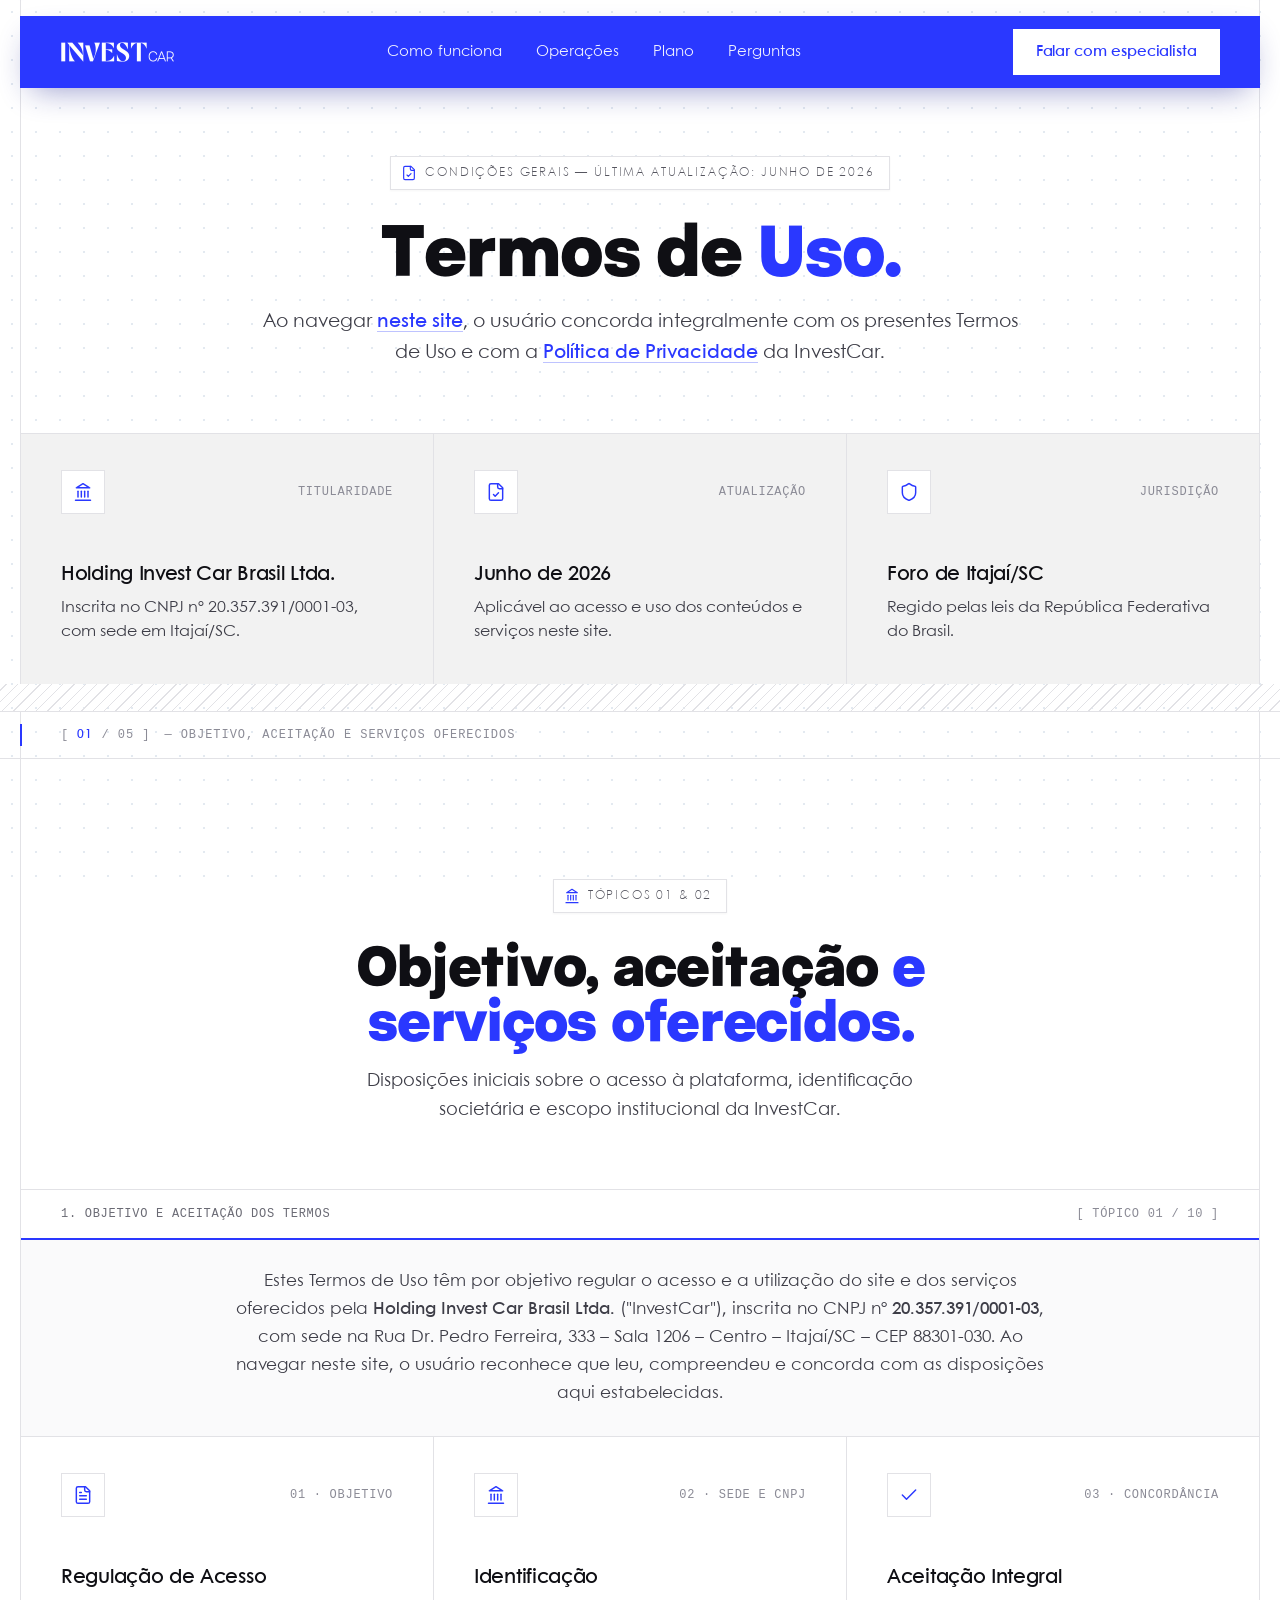
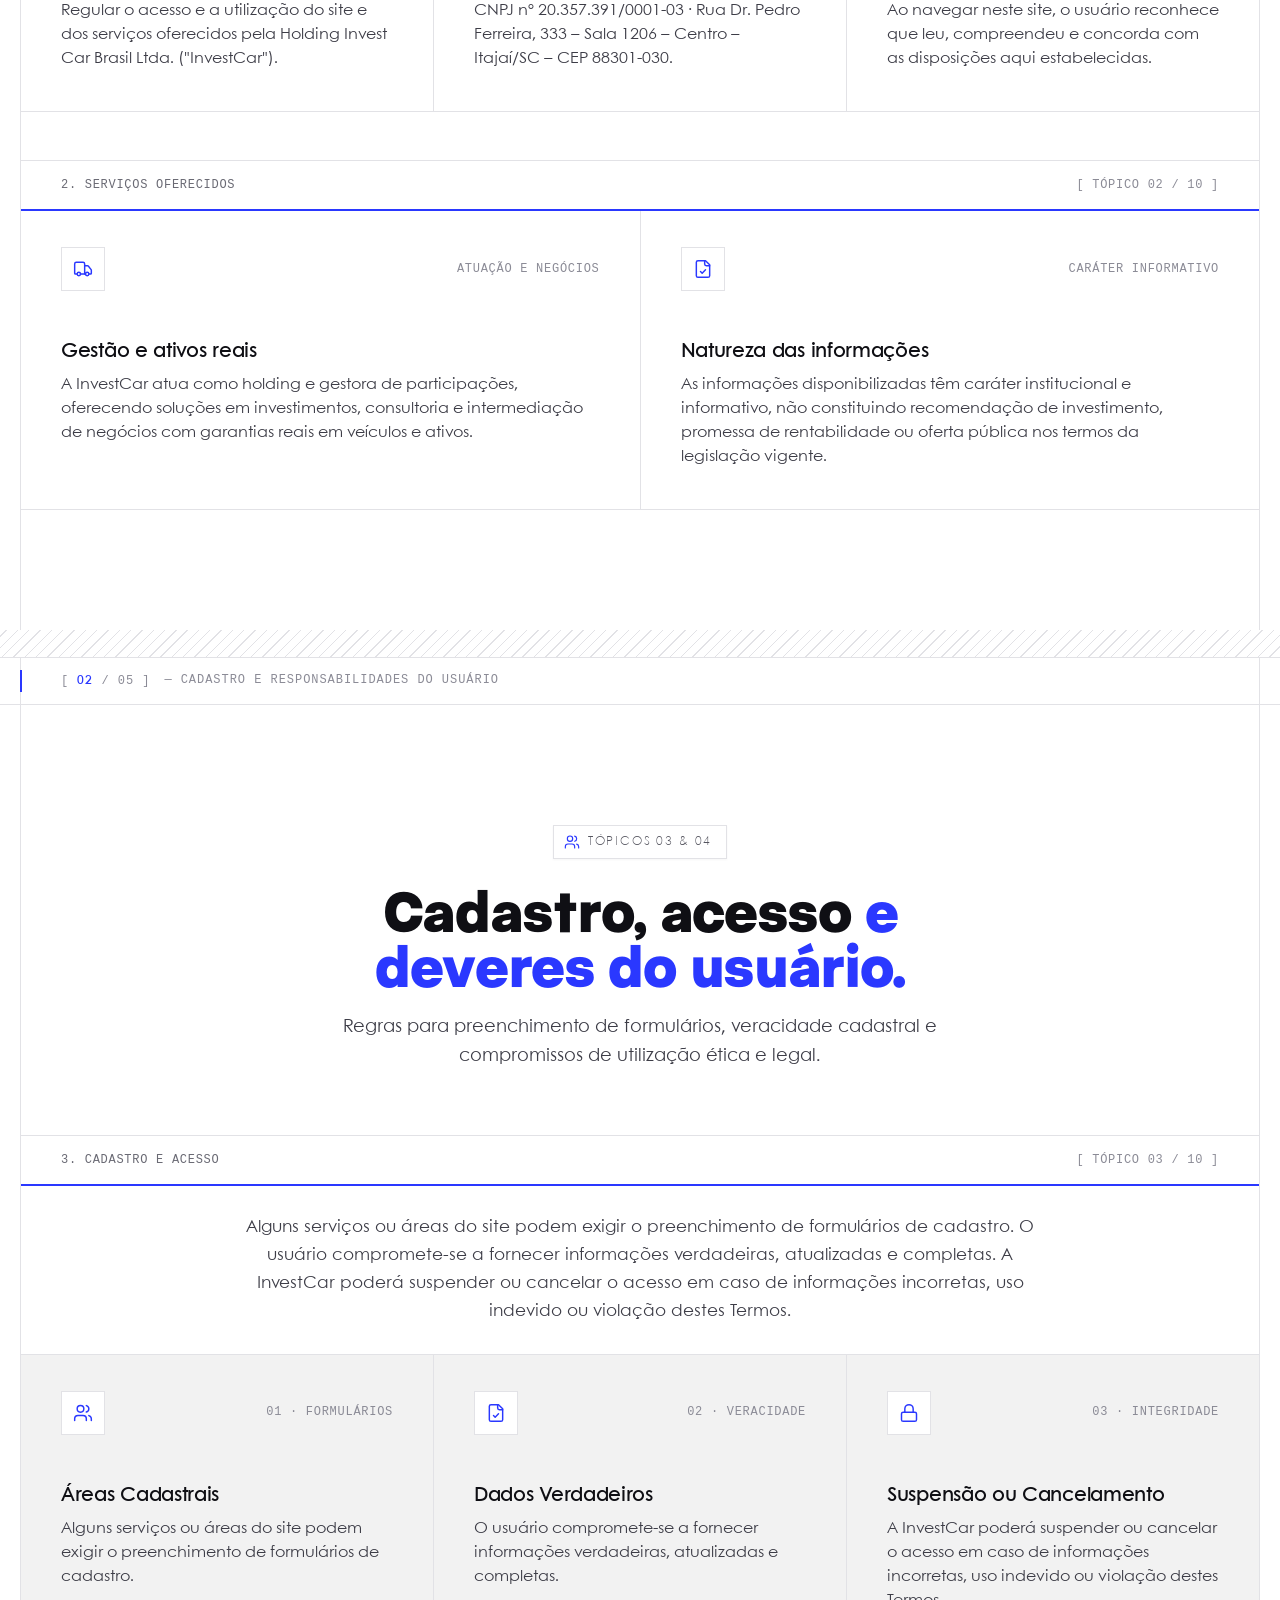
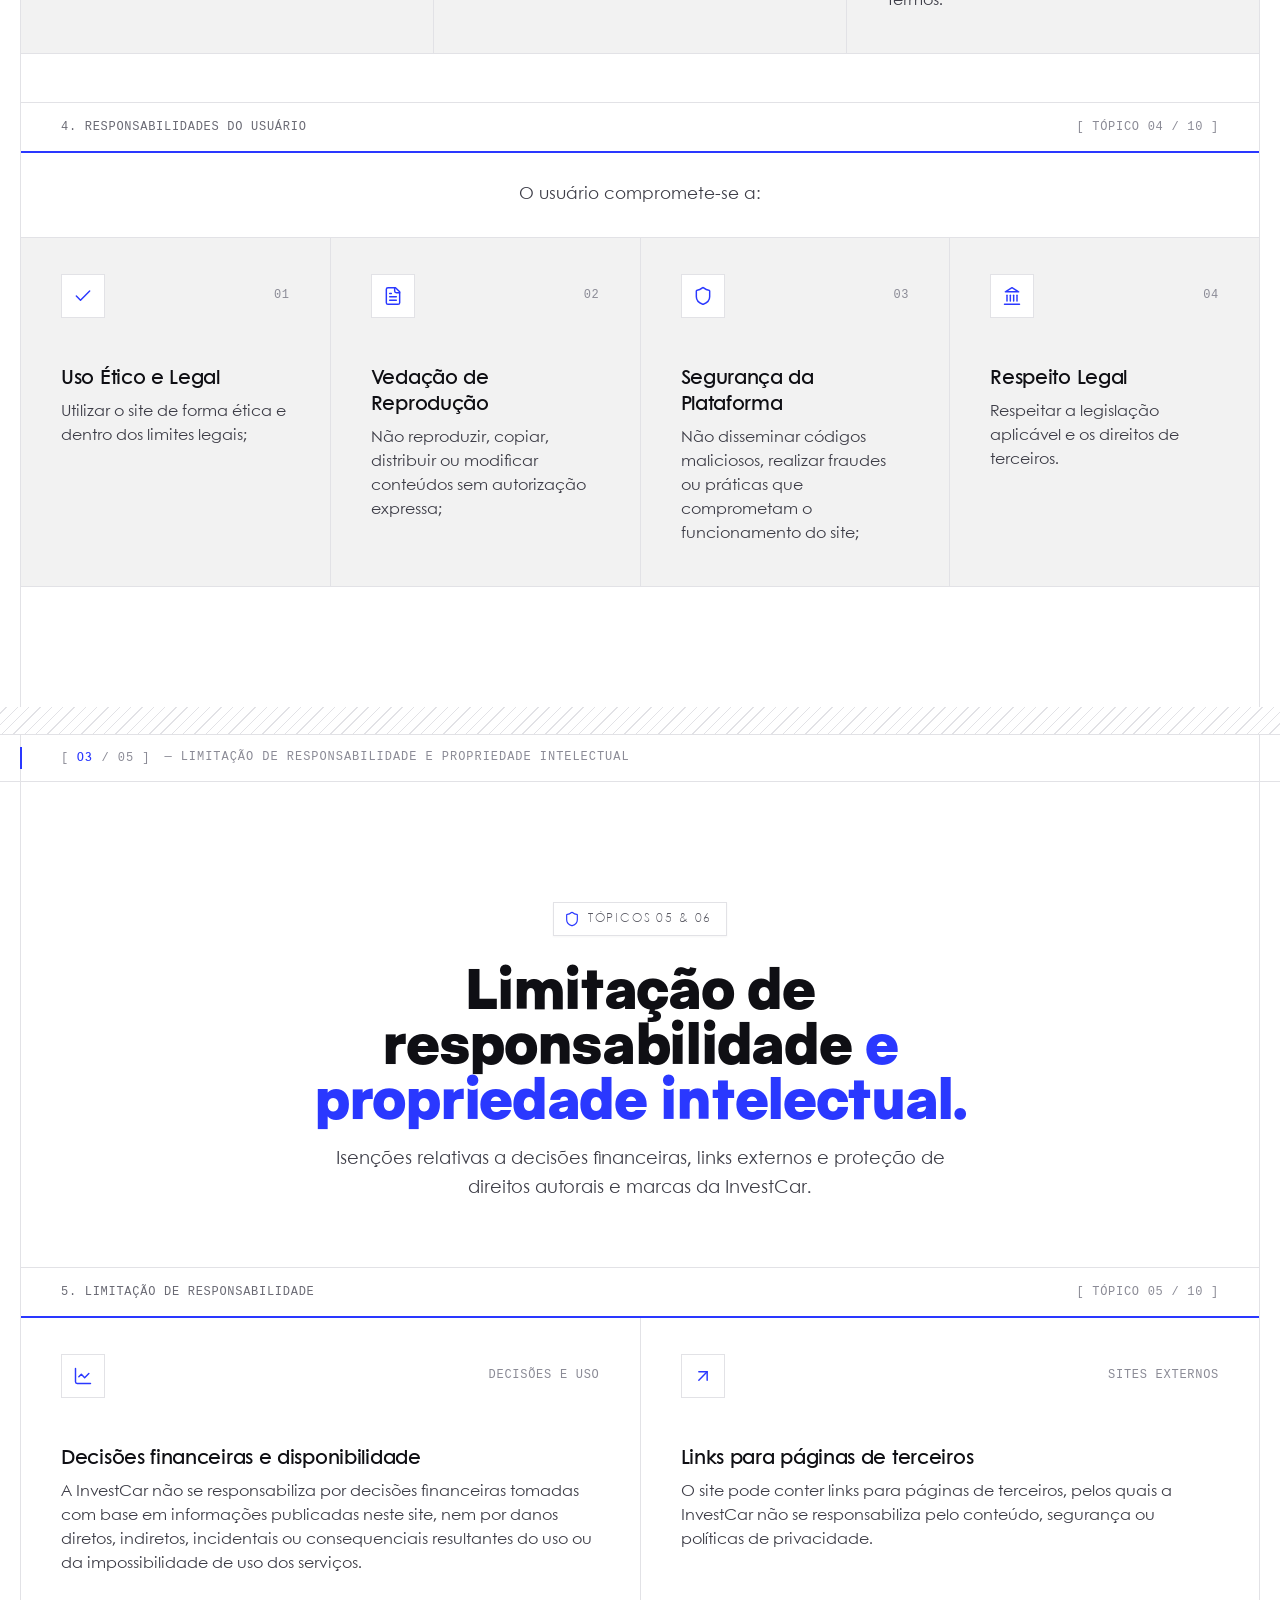
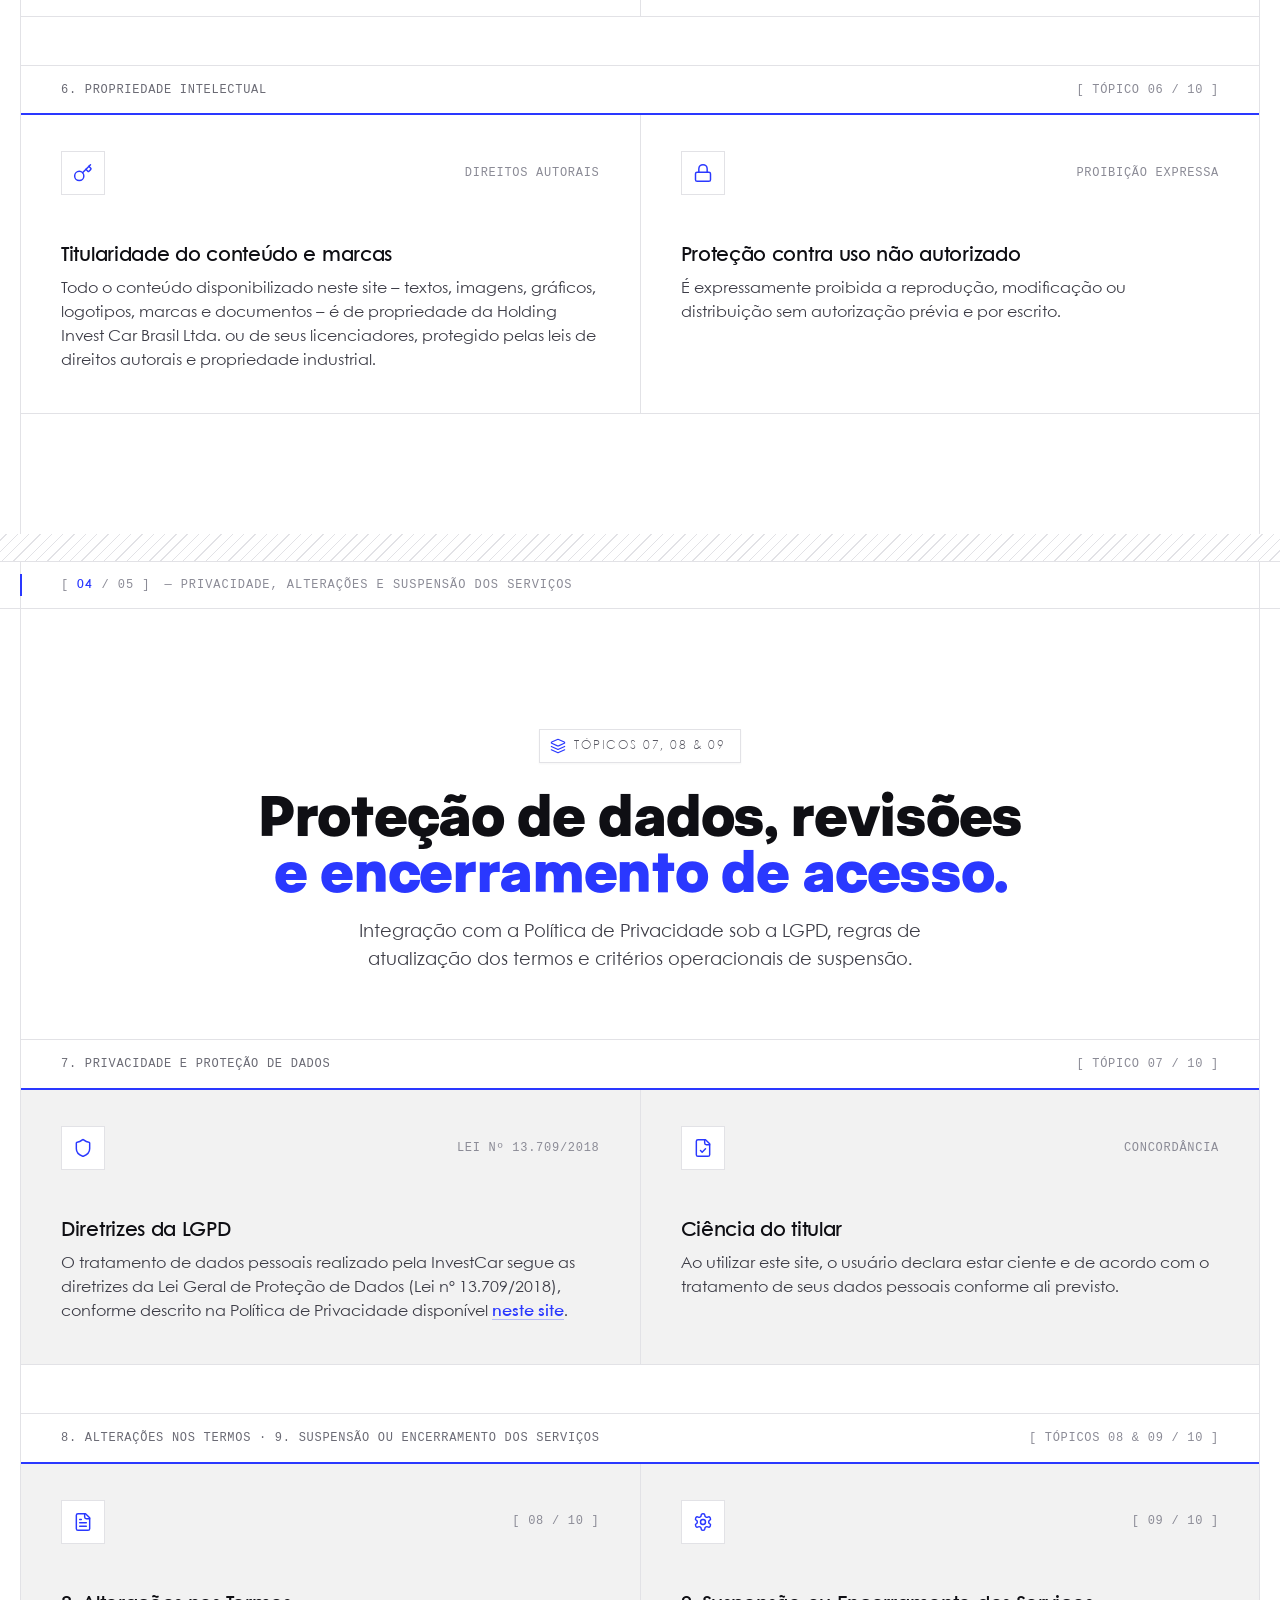
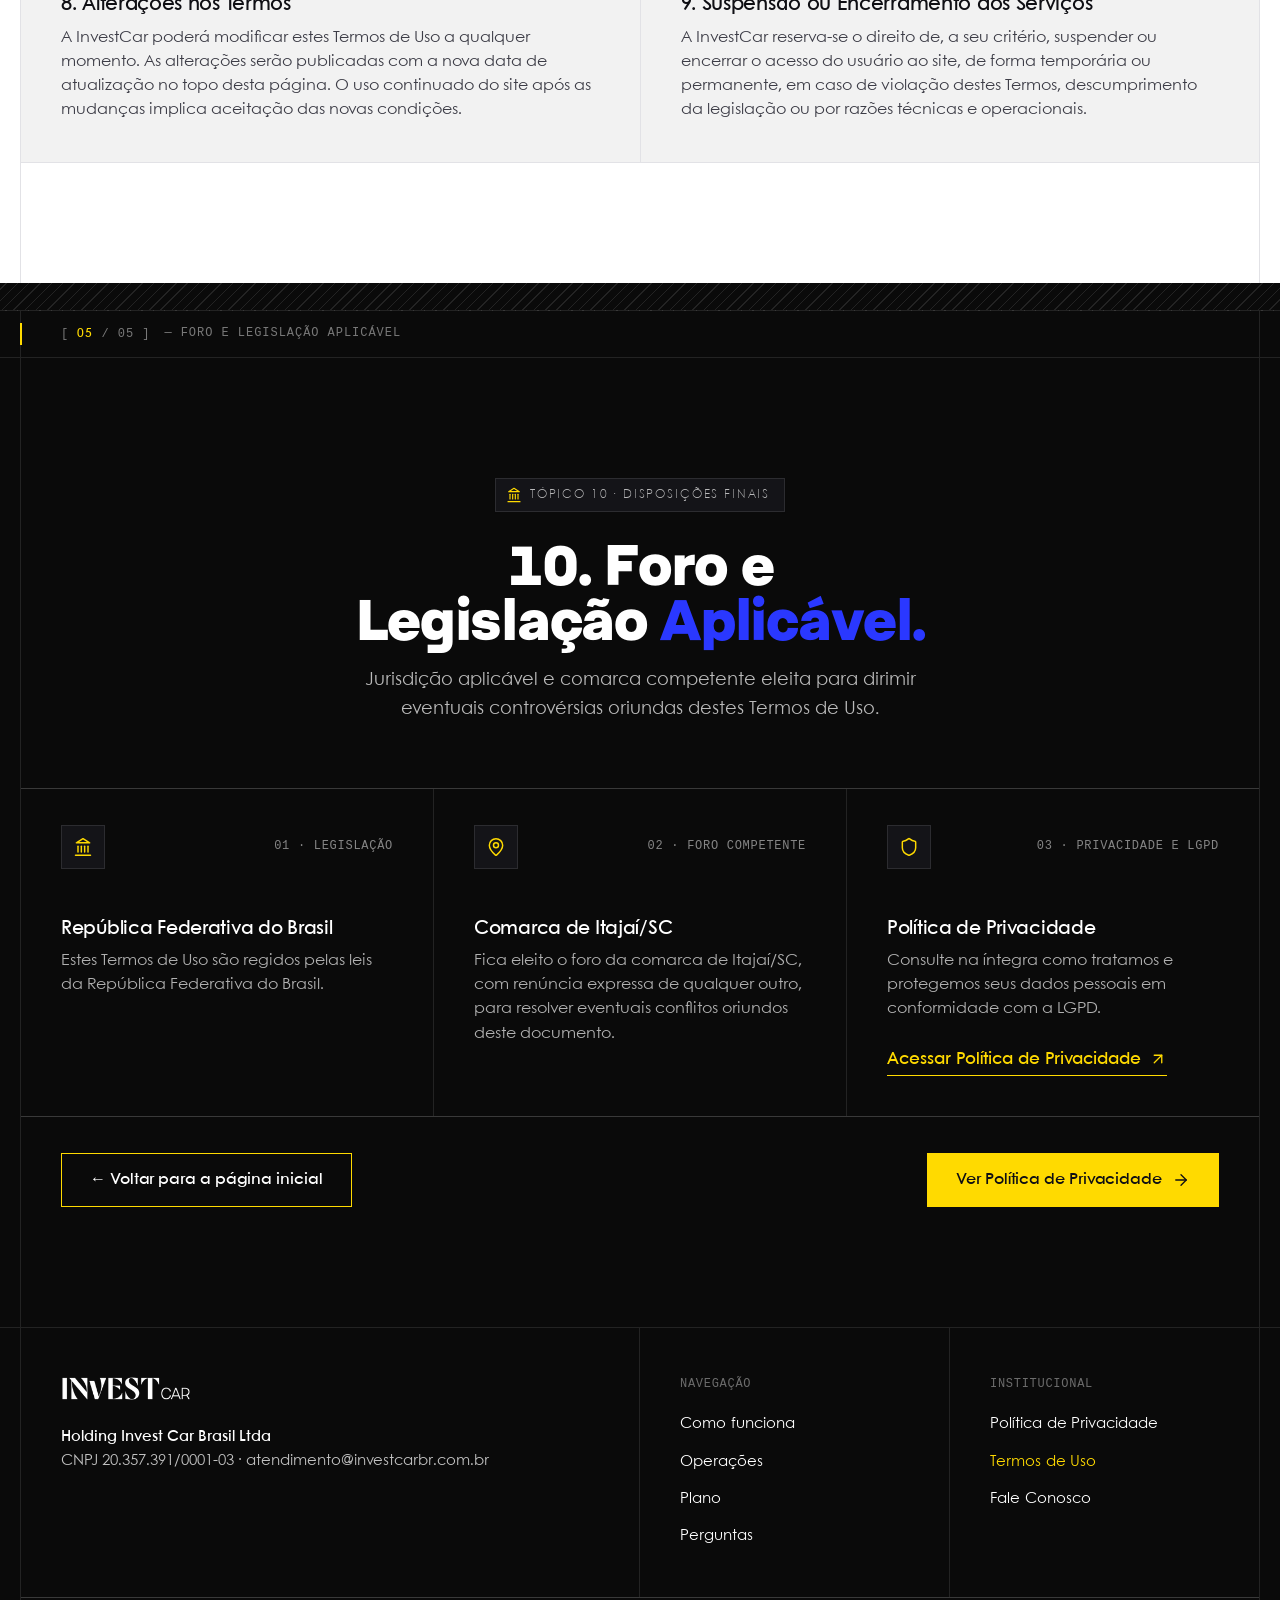
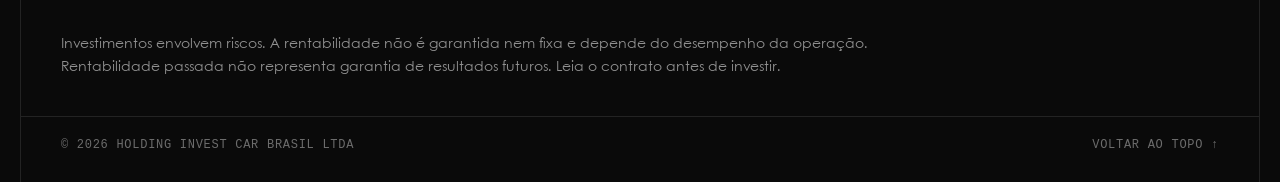
<file: termos-de-uso.html>
<!DOCTYPE html>
<html lang="pt-BR">
<head>
  <meta charset="utf-8">
  <meta name="viewport" content="width=device-width, initial-scale=1, viewport-fit=cover">
  <title>Termos de Uso — InvestCar</title>
  <meta name="description" content="Termos de Uso da Holding Invest Car Brasil Ltda. Conheça as condições de acesso e utilização do site e dos serviços oferecidos pela InvestCar.">
  <meta name="theme-color" content="#2A38FF">
  <meta http-equiv="Cache-Control" content="no-cache, no-store, must-revalidate">
  <meta http-equiv="Pragma" content="no-cache">
  <meta http-equiv="Expires" content="0">
  <link rel="icon" type="image/svg+xml" href="assets/img/favicon.svg?v=20261104">
  <script>document.documentElement.classList.add('js');</script>

  <!-- Tipografia Local -->
  <link rel="stylesheet" href="css/fonts.css?v=20261104">
  <link rel="stylesheet" href="css/style.css?v=20261104">

  <!-- Meta Pixel Code -->
  <script>
  !function(f,b,e,v,n,t,s)
  {if(f.fbq)return;n=f.fbq=function(){n.callMethod?
  n.callMethod.apply(n,arguments):n.queue.push(arguments)};
  if(!f._fbq)f._fbq=n;n.push=n;n.loaded=!0;n.version='2.0';
  n.queue=[];t=b.createElement(e);t.async=!0;
  t.src=v;s=b.getElementsByTagName(e)[0];
  s.parentNode.insertBefore(t,s)}(window, document,'script',
  'https://connect.facebook.net/en_US/fbevents.js');
  fbq('init', '1693872288967313');
  fbq('track', 'PageView');
  </script>
  <noscript><img height="1" width="1" style="display:none"
  src="https://www.facebook.com/tr?id=1693872288967313&ev=PageView&noscript=1"
  /></noscript>
  <!-- End Meta Pixel Code -->
</head>
<body id="topo">

  <canvas id="matrix-canvas" aria-hidden="true"></canvas>

  <!-- Sprite de ícones (traço) -->
  <svg class="sprite" aria-hidden="true" focusable="false">
    <symbol id="i-truck" viewBox="0 0 24 24"><path d="M14 18V6a2 2 0 0 0-2-2H4a2 2 0 0 0-2 2v11a1 1 0 0 0 1 1h2"></path><path d="M15 18H9"></path><path d="M19 18h2a1 1 0 0 0 1-1v-3.65a1 1 0 0 0-.22-.624l-3.48-4.35A1 1 0 0 0 17.52 8H14"></path><circle cx="17" cy="18" r="2"></circle><circle cx="7" cy="18" r="2"></circle></symbol>
    <symbol id="i-gear" viewBox="0 0 24 24"><path d="M12.22 2h-.44a2 2 0 0 0-2 2v.18a2 2 0 0 1-1 1.73l-.43.25a2 2 0 0 1-2 0l-.15-.08a2 2 0 0 0-2.73.73l-.22.38a2 2 0 0 0 .73 2.73l.15.1a2 2 0 0 1 1 1.72v.51a2 2 0 0 1-1 1.74l-.15.09a2 2 0 0 0-.73 2.73l.22.38a2 2 0 0 0 2.73.73l.15-.08a2 2 0 0 1 2 0l.43.25a2 2 0 0 1 1 1.73V20a2 2 0 0 0 2 2h.44a2 2 0 0 0 2-2v-.18a2 2 0 0 1 1-1.73l.43-.25a2 2 0 0 1 2 0l.15.08a2 2 0 0 0 2.73-.73l.22-.39a2 2 0 0 0-.73-2.73l-.15-.08a2 2 0 0 1-1-1.74v-.5a2 2 0 0 1 1-1.74l.15-.09a2 2 0 0 0 .73-2.73l-.22-.38a2 2 0 0 0-2.73-.73l-.15.08a2 2 0 0 1-2 0l-.43-.25a2 2 0 0 1-1-1.73V4a2 2 0 0 0-2-2z"></path><circle cx="12" cy="12" r="3"></circle></symbol>
    <symbol id="i-key" viewBox="0 0 24 24"><path d="m15.5 7.5 2.3 2.3a1 1 0 0 0 1.4 0l2.1-2.1a1 1 0 0 0 0-1.4L19 4"></path><path d="m21 2-9.6 9.6"></path><circle cx="7.5" cy="15.5" r="5.5"></circle></symbol>
    <symbol id="i-search" viewBox="0 0 24 24"><circle cx="11" cy="11" r="8"></circle><path d="m21 21-4.3-4.3"></path></symbol>
    <symbol id="i-file-check" viewBox="0 0 24 24"><path d="M15 2H6a2 2 0 0 0-2 2v16a2 2 0 0 0 2 2h12a2 2 0 0 0 2-2V7Z"></path><path d="M14 2v4a2 2 0 0 0 2 2h4"></path><path d="m9 15 2 2 4-4"></path></symbol>
    <symbol id="i-swap" viewBox="0 0 24 24"><path d="M8 3 4 7l4 4"></path><path d="M4 7h16"></path><path d="m16 21 4-4-4-4"></path><path d="M20 17H4"></path></symbol>
    <symbol id="i-landmark" viewBox="0 0 24 24"><path d="M3 22h18"></path><path d="M6 18v-7"></path><path d="M10 18v-7"></path><path d="M14 18v-7"></path><path d="M18 18v-7"></path><path d="M12 2 20 7H4z"></path></symbol>
    <symbol id="i-file" viewBox="0 0 24 24"><path d="M15 2H6a2 2 0 0 0-2 2v16a2 2 0 0 0 2 2h12a2 2 0 0 0 2-2V7Z"></path><path d="M14 2v4a2 2 0 0 0 2 2h4"></path><path d="M10 9H8"></path><path d="M16 13H8"></path><path d="M16 17H8"></path></symbol>
    <symbol id="i-shield" viewBox="0 0 24 24"><path d="M20 13c0 5-3.5 7.5-7.66 8.95a1 1 0 0 1-.67-.01C7.5 20.5 4 18 4 13V6a1 1 0 0 1 1-1c2 0 4.5-1.2 6.24-2.72a1.17 1.17 0 0 1 1.52 0C14.51 3.81 17 5 19 5a1 1 0 0 1 1 1z"></path></symbol>
    <symbol id="i-chart" viewBox="0 0 24 24"><path d="M3 3v16a2 2 0 0 0 2 2h16"></path><path d="m19 9-5 5-4-4-3 3"></path></symbol>
    <symbol id="i-arrow" viewBox="0 0 24 24"><path d="M5 12h14"></path><path d="m12 5 7 7-7 7"></path></symbol>
    <symbol id="i-arrow-up-right" viewBox="0 0 24 24"><path d="M7 7h10v10"></path><path d="M7 17 17 7"></path></symbol>
    <symbol id="i-check" viewBox="0 0 24 24"><path d="M20 6 9 17l-5-5"></path></symbol>
    <symbol id="i-chat" viewBox="0 0 24 24"><path d="M7.9 20A9 9 0 1 0 4 16.1L2 22Z"></path></symbol>
    <symbol id="i-layers" viewBox="0 0 24 24"><path d="m12.83 2.18a2 2 0 0 0-1.66 0L2.6 6.08a1 1 0 0 0 0 1.83l8.58 3.91a2 2 0 0 0 1.66 0l8.58-3.9a1 1 0 0 0 0-1.83Z"></path><path d="m22 17.65-9.17 4.16a2 2 0 0 1-1.66 0L2 17.65"></path><path d="m22 12.65-9.17 4.16a2 2 0 0 1-1.66 0L2 12.65"></path></symbol>
    <symbol id="i-users" viewBox="0 0 24 24"><path d="M16 21v-2a4 4 0 0 0-4-4H6a4 4 0 0 0-4 4v2"></path><circle cx="9" cy="7" r="4"></circle><path d="M22 21v-2a4 4 0 0 0-3-3.87"></path><path d="M16 3.13a4 4 0 0 1 0 7.75"></path></symbol>
    <symbol id="i-mail" viewBox="0 0 24 24"><rect width="20" height="16" x="2" y="4" rx="2"></rect><path d="m22 7-8.97 5.7a1.94 1.94 0 0 1-2.06 0L2 7"></path></symbol>
    <symbol id="i-phone" viewBox="0 0 24 24"><path d="M22 16.92v3a2 2 0 0 1-2.18 2 19.79 19.79 0 0 1-8.63-3.07 19.5 19.5 0 0 1-6-6 19.79 19.79 0 0 1-3.07-8.67A2 2 0 0 1 4.11 2h3a2 2 0 0 1 2 1.72 12.84 12.84 0 0 0 .7 2.81 2 2 0 0 1-.45 2.11L8.09 9.91a16 16 0 0 0 6 6l1.27-1.27a2 2 0 0 1 2.11-.45 12.84 12.84 0 0 0 2.81.7A2 2 0 0 1 22 16.92z"></path></symbol>
    <symbol id="i-map-pin" viewBox="0 0 24 24"><path d="M20 10c0 4.993-5.539 10.193-7.399 11.799a1 1 0 0 1-1.202 0C9.539 20.193 4 14.993 4 10a8 8 0 0 1 16 0"></path><circle cx="12" cy="10" r="3"></circle></symbol>
    <symbol id="i-lock" viewBox="0 0 24 24"><rect width="18" height="11" x="3" y="11" rx="2" ry="2"></rect><path d="M7 11V7a5 5 0 0 1 10 0v4"></path></symbol>
  </svg>

  <a class="skip-link" href="#conteudo">Pular para o conteúdo</a>

  <!-- ============ HEADER ============ -->
  <header class="site-header" id="siteHeader">
    <div class="header-bar">
      <a class="brand" href="index.html?v=20261104" aria-label="InvestCar — início">
        <img src="assets/img/logo-investcar-branco.png?v=20261104" alt="InvestCar" width="115" height="22">
      </a>

      <nav class="main-nav" aria-label="Principal">
        <ul>
          <li><a href="index.html#como-funciona">Como funciona</a></li>
          <li><a href="index.html#operacoes">Operações</a></li>
          <li><a href="index.html#planos">Plano</a></li>
          <li><a href="index.html#perguntas">Perguntas</a></li>
        </ul>
      </nav>

      <a class="btn btn-primary btn-sm header-cta" href="https://wa.me/554731700808?text=Ol%C3%A1%2C%20tudo%20bom%3F%20Gostaria%20de%20falar%20com%20um%20especialista" target="_blank" rel="noopener"><span>Falar com especialista</span></a>

      <button class="menu-toggle" type="button" aria-label="Abrir menu" aria-expanded="false" aria-controls="mobileMenu">
        <span></span><span></span>
      </button>
    </div>

    <div class="mobile-menu" id="mobileMenu" data-lenis-prevent hidden="">
      <nav aria-label="Menu móvel">
        <ul>
          <li><a href="index.html#como-funciona"><span class="mono">01</span>Como funciona</a></li>
          <li><a href="index.html#operacoes"><span class="mono">02</span>Operações</a></li>
          <li><a href="index.html#planos"><span class="mono">03</span>Plano</a></li>
          <li><a href="index.html#perguntas"><span class="mono">04</span>Perguntas</a></li>
        </ul>
      </nav>
      <a class="btn btn-primary btn-block" href="https://wa.me/554731700808?text=Ol%C3%A1%2C%20tudo%20bom%3F%20Gostaria%20de%20falar%20com%20um%20especialista" target="_blank" rel="noopener"><span>Falar com especialista</span></a>
    </div>
  </header>

  <main id="conteudo">

    <!-- ============ HERO INSTITUCIONAL SIMÉTRICA ============ -->
    <section class="policy-hero" aria-labelledby="terms-main-title">
      <div class="container frame policy-hero-inner">
        <header class="sec-head sec-head--center" data-reveal="">
          <span class="pill">
            <svg class="icon" aria-hidden="true"><use href="#i-file-check"></use></svg>
            Condições Gerais — Última atualização: Junho de 2026
          </span>
          <h1 class="policy-hero-title" id="terms-main-title">Termos de <span class="muted">Uso.</span></h1>
          <p class="policy-hero-lead">
            Ao navegar <a href="index.html" class="link-inline">neste site</a>, o usuário concorda integralmente com os presentes Termos de Uso e com a <a href="politica-de-privacidade.html" class="link-inline">Política de Privacidade</a> da InvestCar.
          </p>
        </header>

        <ul class="cells cells--3 bleed" data-reveal="">
          <li class="cell">
            <div class="cell-top">
              <span class="cell-ico"><svg class="icon" aria-hidden="true"><use href="#i-landmark"></use></svg></span>
              <span class="mono">TITULARIDADE</span>
            </div>
            <h3>Holding Invest Car Brasil Ltda.</h3>
            <p>Inscrita no CNPJ nº 20.357.391/0001-03, com sede em Itajaí/SC.</p>
          </li>
          <li class="cell">
            <div class="cell-top">
              <span class="cell-ico"><svg class="icon" aria-hidden="true"><use href="#i-file-check"></use></svg></span>
              <span class="mono">ATUALIZAÇÃO</span>
            </div>
            <h3>Junho de 2026</h3>
            <p>Aplicável ao acesso e uso dos conteúdos e serviços neste site.</p>
          </li>
          <li class="cell">
            <div class="cell-top">
              <span class="cell-ico"><svg class="icon" aria-hidden="true"><use href="#i-shield"></use></svg></span>
              <span class="mono">JURISDIÇÃO</span>
            </div>
            <h3>Foro de Itajaí/SC</h3>
            <p>Regido pelas leis da República Federativa do Brasil.</p>
          </li>
        </ul>
      </div>
    </section>

    <!-- ============ 01 · OBJETIVO, ACEITAÇÃO E SERVIÇOS (TÓPICOS 1 E 2) ============ -->
    <div class="sec-index" aria-hidden="true">
      <div class="container frame"><span>[ <b>01</b> / 05 ]</span><span>— Objetivo, Aceitação e Serviços Oferecidos</span></div>
    </div>
    <section class="section section--white" id="objetivo-e-servicos" aria-labelledby="t-termo-1">
      <div class="container frame section-pad">
        <header class="sec-head sec-head--center" data-reveal="">
          <span class="pill"><svg class="icon" aria-hidden="true"><use href="#i-landmark"></use></svg>Tópicos 01 & 02</span>
          <h2 id="t-termo-1">Objetivo, aceitação <span class="muted">e serviços oferecidos.</span></h2>
          <p>Disposições iniciais sobre o acesso à plataforma, identificação societária e escopo institucional da InvestCar.</p>
        </header>

        <!-- Tópico 1 -->
        <div class="op-panel policy-panel bleed" data-reveal="">
          <div class="op-head">
            <span class="mono">1. Objetivo e Aceitação dos Termos</span>
            <span class="mono op-head-right">[ Tópico 01 / 10 ]</span>
          </div>
          <div class="op-flow" aria-hidden="true"><span></span></div>
          <div class="policy-panel-intro">
            <p>Estes Termos de Uso têm por objetivo regular o acesso e a utilização do site e dos serviços oferecidos pela <strong>Holding Invest Car Brasil Ltda.</strong> ("InvestCar"), inscrita no CNPJ nº <strong>20.357.391/0001-03</strong>, com sede na Rua Dr. Pedro Ferreira, 333 – Sala 1206 – Centro – Itajaí/SC – CEP 88301-030. Ao navegar neste site, o usuário reconhece que leu, compreendeu e concorda com as disposições aqui estabelecidas.</p>
          </div>
          <ul class="cells cells--3">
            <li class="cell">
              <div class="cell-top"><span class="cell-ico"><svg class="icon" aria-hidden="true"><use href="#i-file"></use></svg></span><span class="mono">01 · OBJETIVO</span></div>
              <h3>Regulação de Acesso</h3>
              <p>Regular o acesso e a utilização do site e dos serviços oferecidos pela Holding Invest Car Brasil Ltda. ("InvestCar").</p>
            </li>
            <li class="cell">
              <div class="cell-top"><span class="cell-ico"><svg class="icon" aria-hidden="true"><use href="#i-landmark"></use></svg></span><span class="mono">02 · SEDE E CNPJ</span></div>
              <h3>Identificação</h3>
              <p>CNPJ nº 20.357.391/0001-03 · Rua Dr. Pedro Ferreira, 333 – Sala 1206 – Centro – Itajaí/SC – CEP 88301-030.</p>
            </li>
            <li class="cell">
              <div class="cell-top"><span class="cell-ico"><svg class="icon" aria-hidden="true"><use href="#i-check"></use></svg></span><span class="mono">03 · CONCORDÂNCIA</span></div>
              <h3>Aceitação Integral</h3>
              <p>Ao navegar neste site, o usuário reconhece que leu, compreendeu e concorda com as disposições aqui estabelecidas.</p>
            </li>
          </ul>
        </div>

        <!-- Tópico 2 -->
        <div class="op-panel policy-panel bleed" data-reveal="">
          <div class="op-head">
            <span class="mono">2. Serviços Oferecidos</span>
            <span class="mono op-head-right">[ Tópico 02 / 10 ]</span>
          </div>
          <div class="op-flow" aria-hidden="true"><span></span></div>
          <div class="cells cells--2">
            <article class="cell">
              <div class="cell-top">
                <span class="cell-ico"><svg class="icon" aria-hidden="true"><use href="#i-truck"></use></svg></span>
                <span class="mono">ATUAÇÃO E NEGÓCIOS</span>
              </div>
              <h3>Gestão e ativos reais</h3>
              <p>A InvestCar atua como holding e gestora de participações, oferecendo soluções em investimentos, consultoria e intermediação de negócios com garantias reais em veículos e ativos.</p>
            </article>

            <article class="cell">
              <div class="cell-top">
                <span class="cell-ico"><svg class="icon" aria-hidden="true"><use href="#i-file-check"></use></svg></span>
                <span class="mono">CARÁTER INFORMATIVO</span>
              </div>
              <h3>Natureza das informações</h3>
              <p>As informações disponibilizadas têm caráter institucional e informativo, não constituindo recomendação de investimento, promessa de rentabilidade ou oferta pública nos termos da legislação vigente.</p>
            </article>
          </div>
        </div>
      </div>
    </section>

    <!-- ============ 02 · CADASTRO E RESPONSABILIDADES DO USUÁRIO (TÓPICOS 3 E 4) ============ -->
    <div class="sec-index" aria-hidden="true">
      <div class="container frame"><span>[ <b>02</b> / 05 ]</span><span>— Cadastro e Responsabilidades do Usuário</span></div>
    </div>
    <section class="section" id="cadastro-e-responsabilidades" aria-labelledby="t-termo-2">
      <div class="container frame section-pad">
        <header class="sec-head sec-head--center" data-reveal="">
          <span class="pill"><svg class="icon" aria-hidden="true"><use href="#i-users"></use></svg>Tópicos 03 & 04</span>
          <h2 id="t-termo-2">Cadastro, acesso <span class="muted">e deveres do usuário.</span></h2>
          <p>Regras para preenchimento de formulários, veracidade cadastral e compromissos de utilização ética e legal.</p>
        </header>

        <!-- Tópico 3 -->
        <div class="op-panel policy-panel bleed" data-reveal="">
          <div class="op-head">
            <span class="mono">3. Cadastro e Acesso</span>
            <span class="mono op-head-right">[ Tópico 03 / 10 ]</span>
          </div>
          <div class="op-flow" aria-hidden="true"><span></span></div>
          <div class="policy-panel-intro">
            <p>Alguns serviços ou áreas do site podem exigir o preenchimento de formulários de cadastro. O usuário compromete-se a fornecer informações verdadeiras, atualizadas e completas. A InvestCar poderá suspender ou cancelar o acesso em caso de informações incorretas, uso indevido ou violação destes Termos.</p>
          </div>
          <ul class="cells cells--3">
            <li class="cell">
              <div class="cell-top"><span class="cell-ico"><svg class="icon" aria-hidden="true"><use href="#i-users"></use></svg></span><span class="mono">01 · FORMULÁRIOS</span></div>
              <h3>Áreas Cadastrais</h3>
              <p>Alguns serviços ou áreas do site podem exigir o preenchimento de formulários de cadastro.</p>
            </li>
            <li class="cell">
              <div class="cell-top"><span class="cell-ico"><svg class="icon" aria-hidden="true"><use href="#i-file-check"></use></svg></span><span class="mono">02 · VERACIDADE</span></div>
              <h3>Dados Verdadeiros</h3>
              <p>O usuário compromete-se a fornecer informações verdadeiras, atualizadas e completas.</p>
            </li>
            <li class="cell">
              <div class="cell-top"><span class="cell-ico"><svg class="icon" aria-hidden="true"><use href="#i-lock"></use></svg></span><span class="mono">03 · INTEGRIDADE</span></div>
              <h3>Suspensão ou Cancelamento</h3>
              <p>A InvestCar poderá suspender ou cancelar o acesso em caso de informações incorretas, uso indevido ou violação destes Termos.</p>
            </li>
          </ul>
        </div>

        <!-- Tópico 4 -->
        <div class="op-panel policy-panel bleed" data-reveal="">
          <div class="op-head">
            <span class="mono">4. Responsabilidades do Usuário</span>
            <span class="mono op-head-right">[ Tópico 04 / 10 ]</span>
          </div>
          <div class="op-flow" aria-hidden="true"><span></span></div>
          <div class="policy-panel-intro">
            <p>O usuário compromete-se a:</p>
          </div>
          <ul class="cells cells--4">
            <li class="cell">
              <div class="cell-top"><span class="cell-ico"><svg class="icon" aria-hidden="true"><use href="#i-check"></use></svg></span><span class="mono">01</span></div>
              <h3>Uso Ético e Legal</h3>
              <p>Utilizar o site de forma ética e dentro dos limites legais;</p>
            </li>
            <li class="cell">
              <div class="cell-top"><span class="cell-ico"><svg class="icon" aria-hidden="true"><use href="#i-file"></use></svg></span><span class="mono">02</span></div>
              <h3>Vedação de Reprodução</h3>
              <p>Não reproduzir, copiar, distribuir ou modificar conteúdos sem autorização expressa;</p>
            </li>
            <li class="cell">
              <div class="cell-top"><span class="cell-ico"><svg class="icon" aria-hidden="true"><use href="#i-shield"></use></svg></span><span class="mono">03</span></div>
              <h3>Segurança da Plataforma</h3>
              <p>Não disseminar códigos maliciosos, realizar fraudes ou práticas que comprometam o funcionamento do site;</p>
            </li>
            <li class="cell">
              <div class="cell-top"><span class="cell-ico"><svg class="icon" aria-hidden="true"><use href="#i-landmark"></use></svg></span><span class="mono">04</span></div>
              <h3>Respeito Legal</h3>
              <p>Respeitar a legislação aplicável e os direitos de terceiros.</p>
            </li>
          </ul>
        </div>
      </div>
    </section>

    <!-- ============ 03 · LIMITAÇÃO DE RESPONSABILIDADE E PROPRIEDADE INTELECTUAL (TÓPICOS 5 E 6) ============ -->
    <div class="sec-index" aria-hidden="true">
      <div class="container frame"><span>[ <b>03</b> / 05 ]</span><span>— Limitação de Responsabilidade e Propriedade Intelectual</span></div>
    </div>
    <section class="section section--white" id="responsabilidade-e-propriedade" aria-labelledby="t-termo-3">
      <div class="container frame section-pad">
        <header class="sec-head sec-head--center" data-reveal="">
          <span class="pill"><svg class="icon" aria-hidden="true"><use href="#i-shield"></use></svg>Tópicos 05 & 06</span>
          <h2 id="t-termo-3">Limitação de responsabilidade <span class="muted">e propriedade intelectual.</span></h2>
          <p>Isenções relativas a decisões financeiras, links externos e proteção de direitos autorais e marcas da InvestCar.</p>
        </header>

        <!-- Tópico 5 -->
        <div class="op-panel policy-panel bleed" data-reveal="">
          <div class="op-head">
            <span class="mono">5. Limitação de Responsabilidade</span>
            <span class="mono op-head-right">[ Tópico 05 / 10 ]</span>
          </div>
          <div class="op-flow" aria-hidden="true"><span></span></div>
          <div class="cells cells--2">
            <article class="cell">
              <div class="cell-top">
                <span class="cell-ico"><svg class="icon" aria-hidden="true"><use href="#i-chart"></use></svg></span>
                <span class="mono">DECISÕES E USO</span>
              </div>
              <h3>Decisões financeiras e disponibilidade</h3>
              <p>A InvestCar não se responsabiliza por decisões financeiras tomadas com base em informações publicadas neste site, nem por danos diretos, indiretos, incidentais ou consequenciais resultantes do uso ou da impossibilidade de uso dos serviços.</p>
            </article>

            <article class="cell">
              <div class="cell-top">
                <span class="cell-ico"><svg class="icon" aria-hidden="true"><use href="#i-arrow-up-right"></use></svg></span>
                <span class="mono">SITES EXTERNOS</span>
              </div>
              <h3>Links para páginas de terceiros</h3>
              <p>O site pode conter links para páginas de terceiros, pelos quais a InvestCar não se responsabiliza pelo conteúdo, segurança ou políticas de privacidade.</p>
            </article>
          </div>
        </div>

        <!-- Tópico 6 -->
        <div class="op-panel policy-panel bleed" data-reveal="">
          <div class="op-head">
            <span class="mono">6. Propriedade Intelectual</span>
            <span class="mono op-head-right">[ Tópico 06 / 10 ]</span>
          </div>
          <div class="op-flow" aria-hidden="true"><span></span></div>
          <div class="cells cells--2">
            <article class="cell">
              <div class="cell-top">
                <span class="cell-ico"><svg class="icon" aria-hidden="true"><use href="#i-key"></use></svg></span>
                <span class="mono">DIREITOS AUTORAIS</span>
              </div>
              <h3>Titularidade do conteúdo e marcas</h3>
              <p>Todo o conteúdo disponibilizado neste site – textos, imagens, gráficos, logotipos, marcas e documentos – é de propriedade da Holding Invest Car Brasil Ltda. ou de seus licenciadores, protegido pelas leis de direitos autorais e propriedade industrial.</p>
            </article>

            <article class="cell">
              <div class="cell-top">
                <span class="cell-ico"><svg class="icon" aria-hidden="true"><use href="#i-lock"></use></svg></span>
                <span class="mono">PROIBIÇÃO EXPRESSA</span>
              </div>
              <h3>Proteção contra uso não autorizado</h3>
              <p>É expressamente proibida a reprodução, modificação ou distribuição sem autorização prévia e por escrito.</p>
            </article>
          </div>
        </div>
      </div>
    </section>

    <!-- ============ 04 · PRIVACIDADE, ALTERAÇÕES E SUSPENSÃO (TÓPICOS 7, 8 E 9) ============ -->
    <div class="sec-index" aria-hidden="true">
      <div class="container frame"><span>[ <b>04</b> / 05 ]</span><span>— Privacidade, Alterações e Suspensão dos Serviços</span></div>
    </div>
    <section class="section" id="privacidade-e-alteracoes" aria-labelledby="t-termo-4">
      <div class="container frame section-pad">
        <header class="sec-head sec-head--center" data-reveal="">
          <span class="pill"><svg class="icon" aria-hidden="true"><use href="#i-layers"></use></svg>Tópicos 07, 08 & 09</span>
          <h2 id="t-termo-4">Proteção de dados, revisões <span class="muted">e encerramento de acesso.</span></h2>
          <p>Integração com a Política de Privacidade sob a LGPD, regras de atualização dos termos e critérios operacionais de suspensão.</p>
        </header>

        <!-- Tópico 7 -->
        <div class="op-panel policy-panel bleed" data-reveal="">
          <div class="op-head">
            <span class="mono">7. Privacidade e Proteção de Dados</span>
            <span class="mono op-head-right">[ Tópico 07 / 10 ]</span>
          </div>
          <div class="op-flow" aria-hidden="true"><span></span></div>
          <div class="cells cells--2">
            <article class="cell">
              <div class="cell-top">
                <span class="cell-ico"><svg class="icon" aria-hidden="true"><use href="#i-shield"></use></svg></span>
                <span class="mono">LEI Nº 13.709/2018</span>
              </div>
              <h3>Diretrizes da LGPD</h3>
              <p>O tratamento de dados pessoais realizado pela InvestCar segue as diretrizes da Lei Geral de Proteção de Dados (Lei nº 13.709/2018), conforme descrito na Política de Privacidade disponível <a href="politica-de-privacidade.html" class="link-inline">neste site</a>.</p>
            </article>

            <article class="cell">
              <div class="cell-top">
                <span class="cell-ico"><svg class="icon" aria-hidden="true"><use href="#i-file-check"></use></svg></span>
                <span class="mono">CONCORDÂNCIA</span>
              </div>
              <h3>Ciência do titular</h3>
              <p>Ao utilizar este site, o usuário declara estar ciente e de acordo com o tratamento de seus dados pessoais conforme ali previsto.</p>
            </article>
          </div>
        </div>

        <!-- Tópicos 8 e 9 Lado a Lado Simétricos -->
        <div class="op-panel policy-panel bleed" data-reveal="">
          <div class="op-head">
            <span class="mono">8. Alterações nos Termos · 9. Suspensão ou Encerramento dos Serviços</span>
            <span class="mono op-head-right">[ Tópicos 08 & 09 / 10 ]</span>
          </div>
          <div class="op-flow" aria-hidden="true"><span></span></div>
          <div class="cells cells--2">
            <article class="cell">
              <div class="cell-top">
                <span class="cell-ico"><svg class="icon" aria-hidden="true"><use href="#i-file"></use></svg></span>
                <span class="mono">[ 08 / 10 ]</span>
              </div>
              <h3>8. Alterações nos Termos</h3>
              <p>A InvestCar poderá modificar estes Termos de Uso a qualquer momento. As alterações serão publicadas com a nova data de atualização no topo desta página. O uso continuado do site após as mudanças implica aceitação das novas condições.</p>
            </article>

            <article class="cell">
              <div class="cell-top">
                <span class="cell-ico"><svg class="icon" aria-hidden="true"><use href="#i-gear"></use></svg></span>
                <span class="mono">[ 09 / 10 ]</span>
              </div>
              <h3>9. Suspensão ou Encerramento dos Serviços</h3>
              <p>A InvestCar reserva-se o direito de, a seu critério, suspender ou encerrar o acesso do usuário ao site, de forma temporária ou permanente, em caso de violação destes Termos, descumprimento da legislação ou por razões técnicas e operacionais.</p>
            </article>
          </div>
        </div>
      </div>
    </section>

    <!-- ============ 05 · FORO E LEGISLAÇÃO APLICÁVEL (TÓPICO 10) ============ -->
    <div class="sec-index sec-index--dark" aria-hidden="true">
      <div class="container frame"><span>[ <b>05</b> / 05 ]</span><span>— Foro e Legislação Aplicável</span></div>
    </div>
    <section class="section section--dark" id="foro-e-legislacao" aria-labelledby="t-termo-5">
      <div class="container frame section-pad">
        <header class="sec-head sec-head--center" data-reveal="">
          <span class="pill pill--dark"><svg class="icon" aria-hidden="true"><use href="#i-landmark"></use></svg>Tópico 10 · Disposições Finais</span>
          <h2 id="t-termo-5">10. Foro e Legislação <span class="muted">Aplicável.</span></h2>
          <p style="color: rgba(255, 255, 255, .72);">Jurisdição aplicável e comarca competente eleita para dirimir eventuais controvérsias oriundas destes Termos de Uso.</p>
        </header>

        <ul class="cells cells--3 cells--dark bleed" data-reveal="">
          <li class="cell">
            <div class="cell-top">
              <span class="cell-ico"><svg class="icon" aria-hidden="true"><use href="#i-landmark"></use></svg></span>
              <span class="mono">01 · LEGISLAÇÃO</span>
            </div>
            <h3>República Federativa do Brasil</h3>
            <p>Estes Termos de Uso são regidos pelas leis da República Federativa do Brasil.</p>
          </li>

          <li class="cell">
            <div class="cell-top">
              <span class="cell-ico"><svg class="icon" aria-hidden="true"><use href="#i-map-pin"></use></svg></span>
              <span class="mono">02 · FORO COMPETENTE</span>
            </div>
            <h3>Comarca de Itajaí/SC</h3>
            <p>Fica eleito o foro da comarca de Itajaí/SC, com renúncia expressa de qualquer outro, para resolver eventuais conflitos oriundos deste documento.</p>
          </li>

          <li class="cell">
            <div class="cell-top">
              <span class="cell-ico"><svg class="icon" aria-hidden="true"><use href="#i-shield"></use></svg></span>
              <span class="mono">03 · PRIVACIDADE E LGPD</span>
            </div>
            <h3>Política de Privacidade</h3>
            <p>Consulte na íntegra como tratamos e protegemos seus dados pessoais em conformidade com a LGPD.</p>
            <a class="link-arrow" href="politica-de-privacidade.html">Acessar Política de Privacidade <svg class="icon" aria-hidden="true"><use href="#i-arrow-up-right"></use></svg></a>
          </li>
        </ul>

        <div class="policy-actions-bar bleed" data-reveal="">
          <a class="btn btn-outline-yellow" href="index.html">
            <span>← Voltar para a página inicial</span>
          </a>
          <a class="btn btn-yellow" href="politica-de-privacidade.html">
            <span>Ver Política de Privacidade</span>
            <svg class="icon" aria-hidden="true"><use href="#i-arrow"></use></svg>
          </a>
        </div>
      </div>
    </section>

  </main>

  <!-- ============ FOOTER ============ -->
  <footer class="site-footer">
    <div class="container frame">
      <div class="footer-grid bleed">
        <div class="footer-brand">
          <img src="assets/img/logo-investcar-branco.png?v=20261104" alt="InvestCar" width="115" height="22" loading="lazy">
          <p><strong>Holding Invest Car Brasil Ltda</strong><br>CNPJ 20.357.391/0001-03 · atendimento@investcarbr.com.br</p>
        </div>
        <nav class="footer-col" aria-label="Navegação do rodapé">
          <p class="mono">Navegação</p>
          <ul>
            <li><a href="index.html?v=20261104#como-funciona">Como funciona</a></li>
            <li><a href="index.html?v=20261104#operacoes">Operações</a></li>
            <li><a href="index.html?v=20261104#planos">Plano</a></li>
            <li><a href="index.html?v=20261104#perguntas">Perguntas</a></li>
          </ul>
        </nav>
        <nav class="footer-col" aria-label="Institucional">
          <p class="mono">Institucional</p>
          <ul>
            <li><a href="politica-de-privacidade.html?v=20261104">Política de Privacidade</a></li>
            <li><a href="termos-de-uso.html?v=20261104" style="color: var(--yellow);">Termos de Uso</a></li>
            <li><a href="https://wa.me/554731700808?text=Ol%C3%A1%2C%20tudo%20bom%3F%20Gostaria%20de%20falar%20com%20um%20especialista" target="_blank" rel="noopener">Fale Conosco</a></li>
          </ul>
        </nav>
      </div>
      <p class="footer-disclaimer">Investimentos envolvem riscos. A rentabilidade não é garantida nem fixa e depende do desempenho da operação. Rentabilidade passada não representa garantia de resultados futuros. Leia o contrato antes de investir.</p>
      <div class="footer-bottom bleed">
        <span class="mono">© <span data-year="">2026</span> Holding Invest Car Brasil Ltda</span>
        <a class="mono to-top" href="#topo">Voltar ao topo ↑</a>
      </div>
    </div>
  </footer>

  <!-- Botão flutuante -->
  <a class="fab" href="https://wa.me/554731700808?text=Ol%C3%A1%2C%20tudo%20bom%3F%20Gostaria%20de%20falar%20com%20um%20especialista" target="_blank" rel="noopener" data-whatsapp="" aria-label="Fale pelo whatsapp">
    <svg class="icon" aria-hidden="true"><use href="#i-chat"></use></svg>
    <span class="fab-label">Fale pelo whatsapp</span>
  </a>

  <!-- Scripts: Lenis (Smooth Scroll) + Main -->
  <script src="js/lenis.min.js?v=20261104" defer></script>
  <script src="js/main.js?v=20261104" defer></script>

</body>
</html>
</file>
<file: css/fonts.css>
@font-face { font-family: "Pacaembu Black"; font-style: normal; font-weight: 900; font-display: swap; src: url("../fonts/Pacaembu-Black-Trial.otf?v=20261104") format("opentype"); }

@font-face { font-family: "Pacaembu Black"; font-style: normal; font-weight: 700; font-display: swap; src: url("../fonts/Pacaembu-Black-Trial.otf?v=20261104") format("opentype"); }

@font-face { font-family: "Century Gothic"; font-style: normal; font-weight: 400; font-display: swap; src: url("../fonts/CenturyGothicPaneuropeanRegular.ttf?v=20261104") format("truetype"); }

@font-face { font-family: "Century Gothic"; font-style: normal; font-weight: 300; font-display: swap; src: url("../fonts/CenturyGothicPaneuropeanLight.ttf?v=20261104") format("truetype"); }

@font-face { font-family: "Century Gothic"; font-style: normal; font-weight: 600; font-display: swap; src: url("../fonts/CenturyGothicPaneuropeanSemiBold.ttf?v=20261104") format("truetype"); }

@font-face { font-family: "Century Gothic"; font-style: normal; font-weight: 700; font-display: swap; src: url("../fonts/CenturyGothicPaneuropeanSemiBold.ttf?v=20261104") format("truetype"); }

@font-face { font-family: "Century Gothic Light"; font-style: normal; font-weight: 300; font-display: swap; src: url("../fonts/CenturyGothicPaneuropeanLight.ttf?v=20261104") format("truetype"); }

@font-face { font-family: "Century Gothic SemiBold"; font-style: normal; font-weight: 600; font-display: swap; src: url("../fonts/CenturyGothicPaneuropeanSemiBold.ttf?v=20261104") format("truetype"); }

@font-face { font-family: "Century Gothic SemiBold"; font-style: normal; font-weight: 700; font-display: swap; src: url("../fonts/CenturyGothicPaneuropeanSemiBold.ttf?v=20261104") format("truetype"); }
</file>
<file: css/style.css>
@import "fonts.css?v=20261104";

/* ==========================================================================
   InvestCar — estilos
   Identidade: azul #2A38FF, amarelo #FFDA00, cinza #F2F2F2, preto #0A0A0A
   Estrutura: header flutuante + marquee + CTA em card (InvestCar),
              grade com linhas, índices de seção e blocos em células (uxbrand)
   ========================================================================== */

:root {
  --blue: #2A38FF;
  --blue-700: #1A27E0;
  --blue-050: #EEF0FF;
  --yellow: #FFDA00;
  --yellow-600: #F2C900;
  --yellow-soft: #FFF6B8;

  --ink: #0F0F14;
  --ink-2: #3D3D47;
  --muted: #8B8B96;
  --line: #E2E2E6;
  --bg: #F2F2F2;
  --white: #FFFFFF;
  --dark: #0A0A0A;
  --dark-2: #141418;
  --dark-line: rgba(255, 255, 255, .1);

  /* Tipografia Local:
     1. Pacaembu Black -> Títulos grandes
     2. Century Gothic Regular -> Textos normais
     3. Century Gothic Light -> Tags e badges
     4. Century Gothic SemiBold -> Destaques em textos normais */
  --font-title: 'Pacaembu Black', 'Century Gothic', sans-serif;
  --font-text: 'Century Gothic', -apple-system, BlinkMacSystemFont, 'Segoe UI', Roboto, sans-serif;
  --font-tag: 'Century Gothic Light', 'Century Gothic', sans-serif;
  --font-strong: 'Century Gothic SemiBold', 'Century Gothic', sans-serif;

  --font: var(--font-text);
  --mono: ui-monospace, "SF Mono", "Cascadia Mono", Menlo, Consolas, monospace;

  --container: 1240px;
  --pad: 40px;
  --section-y: 120px;
  --radius: 0px;
  --radius-sm: 10px;
  --ease: cubic-bezier(.2, .7, .1, 1);
  --header-h: 72px;
}

@media (max-width: 1024px) {
  :root { --pad: 28px; --section-y: 96px; }
}
@media (max-width: 640px) {
  :root { --pad: 16px; --section-y: 72px; --header-h: 64px; }
}

/* ---------- Base ---------- */
*, *::before, *::after { box-sizing: border-box; }
html { -webkit-text-size-adjust: 100%; scroll-padding-top: 110px; }
html.lenis, html.lenis body { height: auto; }
.lenis.lenis-smooth { scroll-behavior: auto !important; }
.lenis.lenis-smooth [data-lenis-prevent] { overscroll-behavior: contain; }
.lenis.lenis-stopped { overflow: hidden; }
.lenis.lenis-smooth iframe { pointer-events: none; }
body {
  margin: 0;
  font-family: var(--font-text);
  font-weight: 400;
  font-size: 17px;
  line-height: 1.6;
  color: var(--ink);
  background: #ffffff;
  -webkit-font-smoothing: antialiased;
  text-rendering: optimizeLegibility;
  overflow-x: hidden;
}

#matrix-canvas {
  position: fixed;
  top: 0;
  left: 0;
  width: 100%;
  height: 100%;
  background-color: #ffffff; /* Fundo branco */
  z-index: 1;                /* Mantenha atrás do conteúdo principal */
  pointer-events: none;      /* Permite clicar nos botões e links normalmente */
}

main,
.site-footer {
  position: relative;
  z-index: 2;
}

/* Retângulos luminosos percorrendo as linhas laterais (border-inline) do .container.frame */
body::before,
body::after {
  content: "";
  position: fixed;
  top: -36px;
  width: 2px;
  height: 26px;
  background: var(--blue);
  box-shadow: 0 0 8px rgba(42, 56, 255, .65), 0 0 18px rgba(42, 56, 255, .32);
  z-index: 40;
  pointer-events: none;
  will-change: transform, opacity;
  animation: frameBeamDrop 7s cubic-bezier(.4, 0, .2, 1) infinite;
}
body::before {
  left: max(0px, calc((100% - var(--container)) / 2));
}
body::after {
  right: max(0px, calc((100% - var(--container)) / 2));
}
@keyframes frameBeamDrop {
  0% {
    transform: translate3d(0, 0, 0);
    opacity: 0;
  }
  8% {
    opacity: 1;
  }
  92% {
    opacity: 1;
  }
  100% {
    transform: translate3d(0, calc(100vh + 72px), 0);
    opacity: 0;
  }
}
img, svg { display: block; max-width: 100%; }
img { height: auto; }
a { color: inherit; text-decoration: none; }
button { font: inherit; color: inherit; background: none; border: 0; padding: 0; cursor: pointer; }
h1, h2, h3, p, ul, ol, dl, dd, figure, blockquote { margin: 0; padding: 0; }
ul, ol { list-style: none; }
:focus-visible { outline: 2px solid var(--blue); outline-offset: 3px; border-radius: 4px; }
::selection { background: var(--yellow); color: var(--ink); }

/* Destaques em textos normais */
strong, b {
  font-family: var(--font-strong);
  font-weight: 600;
}

.sprite { position: absolute; width: 0; height: 0; overflow: hidden; }
.icon {
  width: 20px; height: 20px; flex-shrink: 0;
  fill: none; stroke: currentColor; stroke-width: 1.75;
  stroke-linecap: round; stroke-linejoin: round;
}

.skip-link {
  position: fixed; top: 12px; left: 12px; z-index: 100;
  padding: 10px 16px; border-radius: 8px;
  background: var(--ink); color: #fff; font-family: var(--font-strong); font-weight: 600;
  transform: translateY(-160%); transition: transform .2s;
}
.skip-link:focus { transform: none; }

.container { width: 100%; max-width: var(--container); margin-inline: auto; padding-inline: var(--pad); }
.frame { border-inline: 1px solid var(--line); }
.bleed { margin-inline: calc(var(--pad) * -1); }
.mono {
  font-family: var(--mono); font-size: 12px; line-height: 1.4;
  letter-spacing: .06em; text-transform: uppercase; font-weight: 400;
}
.muted {
  color: rgb(42, 56, 255);
}

/* ---------- Tipografia ---------- */
/* Títulos Grandes */
h1 {
  font-family: var(--font-title);
  font-weight: 900;
}

h2 {
  font-family: var(--font-title);
  font-size: clamp(2rem, 1.2rem + 2.6vw, 3.25rem);
  line-height: 1.06; letter-spacing: -.025em; font-weight: 900;
  text-wrap: balance;
}

/* Destaques / Subtítulos */
h3 {
  font-family: var(--font-strong);
  font-size: 20px;
  line-height: 1.3;
  font-weight: 600;
  letter-spacing: -.01em;
}

.lead { font-family: var(--font-text); font-size: 18px; color: var(--ink-2); font-weight: 400; }

/* Tags e Badges: Century Gothic Light */
.eyebrow {
  display: inline-flex; align-items: center; gap: 8px;
  font-family: var(--font-tag);
  font-size: 12px; font-weight: 300; letter-spacing: .18em; text-transform: uppercase;
  color: #6A6A74; margin-bottom: 18px;
}
.eyebrow--light { color: rgba(255, 255, 255, .85); }
.diamond { width: 8px; height: 8px; background: var(--blue); transform: rotate(45deg); }

.pill {
  display: inline-flex;
  align-items: center;
  gap: 8px;
  height: 34px;
  padding: 0px 14px 0px 10px;
  border-radius: 0px;
  border: 1px solid var(--line);
  background: var(--white);
  font-family: var(--font-tag);
  font-size: 11.5px;
  font-weight: 300;
  letter-spacing: 0.16em;
  text-transform: uppercase;
  color: rgb(85, 85, 95);
  box-shadow: rgba(15, 15, 20, 0.04) 0px 1px 2px;
}
.pill .icon { width: 16px; height: 16px; color: var(--blue); }
.pill--dark { background: var(--dark-2); border-color: var(--dark-line); color: rgba(255,255,255,.7); }
.pill--dark .icon { color: var(--yellow); }

/* ---------- Botões (Diagonal Slash Invert) ---------- */
.btn {
  --h: 54px;
  --btn-slash-bg: #EEF0FF;
  position: relative;
  overflow: hidden;
  isolation: isolate;
  display: inline-flex;
  align-items: center;
  justify-content: center;
  gap: 10px;
  height: var(--h);
  padding: 0px 28px;
  font-family: var(--font-strong);
  font-size: 16px;
  font-weight: 600;
  letter-spacing: -0.005em;
  white-space: nowrap;
  border: 1px solid transparent;
  border-radius: 0;
  cursor: pointer;
  text-decoration: none;
  transition: color .3s ease-out, border-color .3s ease-out, transform .25s var(--ease), box-shadow .3s ease-out;
}

.btn::before {
  content: "";
  position: absolute;
  top: -2px;
  bottom: -2px;
  left: -28px;
  right: -28px;
  background: var(--btn-slash-bg, #EEF0FF);
  transform: translateX(-115%) skewX(12deg);
  transition: transform .32s cubic-bezier(.2, .7, .1, 1);
  pointer-events: none;
  z-index: 1;
}

.btn:hover::before,
.btn:focus-visible::before {
  transform: translateX(-5%) skewX(12deg);
}

.btn > * {
  position: relative;
  z-index: 2;
  transition: color .3s ease-out;
}

.btn .icon {
  width: 18px;
  height: 18px;
  position: relative;
  z-index: 2;
  transition: transform .3s var(--ease), stroke .3s ease-out, color .3s ease-out;
}
.btn:hover .icon,
.btn:focus-visible .icon {
  transform: translateX(4px);
}
.btn:active {
  transform: translateY(1px);
}

.btn-sm { --h: 46px; padding: 0 22px; font-size: 15px; }
.btn-lg { --h: 60px; font-size: 17px; }
.btn-block { width: 100%; }
@media (max-width: 380px) {
  .btn { padding-inline: 18px; }
  .btn-lg { font-size: 16px; }
}

/* Variantes com inversão Diagonal Slash */
.btn-primary {
  background: var(--blue);
  color: #EEF0FF;
  border-color: var(--blue);
  --btn-slash-bg: #EEF0FF;
}
.btn-primary:hover,
.btn-primary:focus-visible {
  color: var(--blue);
  border-color: var(--blue);
  box-shadow: 0 10px 24px -10px rgba(42, 56, 255, .6);
}

.btn-yellow {
  background: var(--yellow);
  color: var(--ink);
  border-color: var(--yellow);
  --btn-slash-bg: #0F0F14;
}
.btn-yellow:hover,
.btn-yellow:focus-visible {
  color: var(--yellow);
  border-color: var(--yellow);
  box-shadow: 0 10px 24px -12px rgba(255, 218, 0, .8);
}

.btn-outline-yellow {
  background: transparent;
  color: #FFFFFF;
  border-color: var(--yellow);
  --btn-slash-bg: var(--yellow);
}
.btn-outline-yellow:hover,
.btn-outline-yellow:focus-visible {
  color: var(--ink);
  border-color: var(--yellow);
  box-shadow: 0 10px 24px -12px rgba(255, 218, 0, .5);
}

.btn-white {
  background: #FFFFFF;
  color: var(--blue);
  border-color: #FFFFFF;
  --btn-slash-bg: var(--yellow);
}
.btn-white:hover,
.btn-white:focus-visible {
  color: var(--ink);
  border-color: var(--yellow);
  box-shadow: 0 10px 24px -12px rgba(255, 218, 0, .6);
}

/* Suporte à classe solicitada (.btn-slash e .slash-bg) */
.btn-slash {
  position: relative;
  overflow: hidden;
  isolation: isolate;
  background: #2A38FF;
  color: #EEF0FF;
  border: 1px solid #EEF0FF;
}
.btn-slash .slash-bg {
  position: absolute;
  top: -2px;
  bottom: -2px;
  left: -28px;
  right: -28px;
  background: #EEF0FF;
  transform: translateX(-115%) skewX(12deg);
  transition: transform .32s cubic-bezier(.2, .7, .1, 1);
  pointer-events: none;
  z-index: 1;
}
.btn-slash:hover .slash-bg,
.btn-slash:focus-visible .slash-bg {
  transform: translateX(-5%) skewX(12deg);
}
.btn-slash > span,
.btn-slash:hover span,
.btn-slash:focus-visible span {
  position: relative;
  z-index: 2;
  transition: color .3s ease-out;
}
.btn-slash:hover span,
.btn-slash:focus-visible span {
  color: #2A38FF;
}

.link-arrow {
  display: inline-flex; align-items: center; gap: 8px; margin-top: 28px;
  font-family: var(--font-strong); font-weight: 600; color: var(--blue);
  border-bottom: 1px solid currentColor; padding-bottom: 2px;
}
.link-arrow .icon { width: 18px; height: 18px; transition: transform .3s var(--ease); }
.link-arrow:hover .icon { transform: translateX(4px); }

/* ==========================================================================
   HEADER flutuante
   ========================================================================== */
.site-header {
  position: fixed; inset: 16px 0 auto; z-index: 60;
  padding-inline: 0;
  pointer-events: none;
  transition: transform .45s var(--ease);
}
.site-header.is-hidden { transform: translateY(calc(-100% - 48px)); }
.header-bar {
  pointer-events: auto;
  max-width: var(--container);
  width: 100%;
  height: var(--header-h);
  margin-inline: auto;
  display: flex; align-items: center; justify-content: space-between; gap: 24px;
  padding: 0 var(--pad);
  background: var(--blue);
  border-radius: 0;
  border: 0;
  box-shadow: 0 12px 32px -12px rgba(20, 28, 140, .48);
}
.site-header.is-scrolled .header-bar { border: 0; box-shadow: 0 14px 36px -12px rgba(15, 20, 110, .55); }
.brand img { width: 115px; height: auto; }

.header-cta.btn-primary {
  background: var(--white);
  color: var(--blue);
  border-color: var(--white);
  --btn-slash-bg: var(--yellow);
}
.header-cta.btn-primary:hover,
.header-cta.btn-primary:focus-visible {
  color: var(--ink);
  border-color: var(--yellow);
  box-shadow: 0 10px 24px -10px rgba(0, 0, 0, .35);
}

.main-nav ul { display: flex; gap: 6px; }
.main-nav a {
  position: relative; display: inline-flex; align-items: center; padding: 8px 14px; border-radius: 0;
  font-family: var(--font-text); font-size: 15px; font-weight: 400; color: rgba(255, 255, 255, .92);
  transition: color .25s, background-color .25s;
}
.main-nav a .nav-char {
  display: inline-block;
  color: inherit;
  -webkit-text-stroke: 0px transparent;
  transition: -webkit-text-stroke .25s var(--ease), text-shadow .25s var(--ease), transform .25s var(--ease);
}
.main-nav a .nav-char--space {
  width: 0.3em;
}

.main-nav a:hover,
.main-nav a:focus-visible,
.main-nav a.is-active {
  color: #FFFFFF;
  background: rgba(255, 255, 255, .1);
}

/* Efeito Rainbow nas letras antes de destacar e engrossar no hover e na seção ativa */
.main-nav a.is-active .nav-char {
  animation: navRainbowActive .58s linear calc(var(--char-i, 0) * 24ms) forwards;
}
.main-nav a:hover .nav-char,
.main-nav a:focus-visible .nav-char {
  animation: navRainbowHover .58s linear calc(var(--char-i, 0) * 24ms) forwards;
}

@keyframes navRainbowHover {
  0%   { color: #FFFFFF; -webkit-text-stroke: 0px transparent; transform: translateY(0); }
  14%  { color: #FF4D6D; transform: translateY(-1.5px); }
  28%  { color: #FF9F1C; }
  42%  { color: #FFDA00; -webkit-text-stroke: 0.35px currentColor; }
  57%  { color: #2EC4B6; }
  72%  { color: #72EFDD; }
  86%  { color: #C77DFF; transform: translateY(0); }
  100% {
    color: #FFFFFF;
    -webkit-text-stroke: 0.65px #FFFFFF;
    text-shadow: 0 0 10px rgba(255, 255, 255, .38);
    transform: translateY(0);
  }
}

@keyframes navRainbowActive {
  0%   { color: #FFFFFF; -webkit-text-stroke: 0px transparent; transform: translateY(0); }
  14%  { color: #FF4D6D; transform: translateY(-1.5px); }
  28%  { color: #FF9F1C; }
  42%  { color: #FFDA00; -webkit-text-stroke: 0.35px currentColor; }
  57%  { color: #2EC4B6; }
  72%  { color: #72EFDD; }
  86%  { color: #C77DFF; transform: translateY(0); }
  100% {
    color: #FFFFFF;
    -webkit-text-stroke: 0.65px #FFFFFF;
    text-shadow: 0 0 10px rgba(255, 255, 255, .38);
    transform: translateY(0);
  }
}

.main-nav a.is-active::after {
  content: ""; position: absolute; left: 50%; bottom: 3px; width: 5px; height: 5px;
  border-radius: 0; background: var(--yellow); transform: translateX(-50%) rotate(45deg);
}

.menu-toggle {
  display: none; position: relative; width: 44px; height: 44px; border-radius: 0;
  background: rgba(255, 255, 255, .14);
  border: 1px solid rgba(255, 255, 255, .24);
}
.menu-toggle span {
  position: absolute; left: 13px; right: 13px; height: 2px; background: #FFFFFF; border-radius: 0;
  transition: transform .3s var(--ease), top .3s var(--ease);
}
.menu-toggle span:first-child { top: 17px; }
.menu-toggle span:last-child { top: 25px; }
.menu-toggle[aria-expanded="true"] span:first-child { top: 21px; transform: rotate(45deg); }
.menu-toggle[aria-expanded="true"] span:last-child { top: 21px; transform: rotate(-45deg); }

.mobile-menu {
  pointer-events: auto;
  max-width: 640px;
  margin: 8px auto 0px;
  padding: 12px 16px 16px;
  background: rgb(255, 255, 255);
  border-radius: 0px;
  border: 1px solid var(--line);
  box-shadow: rgba(10, 12, 40, 0.3) 0px 20px 40px -16px;
  animation: menuIn .35s var(--ease);
  max-height: calc(100vh - var(--header-h) - 48px);
  max-height: calc(100svh - var(--header-h) - 48px);
  overflow-y: auto; overscroll-behavior: contain;
}
.mobile-menu li + li { border-top: 1px solid var(--line); }
.mobile-menu a:not(.btn) {
  display: flex; align-items: center; gap: 16px; padding: 16px 4px;
  font-family: var(--font-text); font-size: 20px; font-weight: 400;
}
.mobile-menu .mono { color: var(--blue); }
.mobile-menu .btn { margin-top: 12px; }
@keyframes menuIn { from { opacity: 0; transform: translateY(-8px); } }

@media (max-width: 900px) {
  .site-header { inset: 0 0 auto; }
  .main-nav, .header-cta { display: none; }
  .menu-toggle { display: block; }
  .mobile-menu {
    max-width: none;
    margin-top: 0;
    border-inline: 0;
    border-top: 1px solid var(--line);
    padding-inline: var(--pad);
    max-height: calc(100vh - var(--header-h));
    max-height: calc(100svh - var(--header-h));
  }
}

/* ==========================================================================
   HERO
   ========================================================================== */
.hero {
  position: relative; isolation: isolate; overflow: hidden;
  min-height: max(680px, min(100svh, 980px));
  display: flex; flex-direction: column; justify-content: flex-end;
  color: #fff; background: #1b1c2a;
}
.hero-media { position: absolute; inset: 0; z-index: -2; animation: heroZoom 2.2s var(--ease) both; }
.hero-media img,
.hero-media video {
  width: 100%; height: 115%; object-fit: cover; object-position: center;
  will-change: transform; transform: translate3d(0, var(--py, 0px), 0);
  pointer-events: none;
}
@keyframes heroZoom { from { transform: scale(1.12); } }
.hero-shade {
  position: absolute; inset: 0; z-index: -1;
  background:
    linear-gradient(90deg, rgba(18, 18, 34, .82) 0%, rgba(18, 18, 34, .55) 45%, rgba(18, 18, 34, .25) 100%),
    linear-gradient(180deg, rgba(18, 18, 34, .45) 0%, rgba(18, 18, 34, 0) 30%, rgba(18, 18, 34, .65) 100%);
}
.hero .frame { border-color: rgba(255, 255, 255, .15); }
.hero-inner { padding-top: calc(var(--header-h) + 120px); padding-bottom: 56px; }
.hero-title {
  max-width: 15ch;
  font-family: var(--font-title);
  font-size: clamp(2.6rem, 1.2rem + 5vw, 5.4rem);
  line-height: 1.02; letter-spacing: -.03em; font-weight: 900;
  text-wrap: balance;
}
.hero-lead { max-width: 540px; margin-top: 28px; font-size: clamp(17px, 1.1vw + 12px, 20px); color: rgba(255, 255, 255, .86); }
.hero-actions { display: flex; flex-wrap: wrap; gap: 16px; margin-top: 40px; }
.hero-actions .btn { min-width: 238px; }

.hero-strip-wrap { padding-bottom: 32px; }
.hero-strip {
  display: grid; grid-template-columns: repeat(3, 1fr);
  border: 1px solid rgba(255, 255, 255, .2); border-radius: 0; overflow: hidden;
  background: rgba(255, 255, 255, .07);
  backdrop-filter: blur(14px); -webkit-backdrop-filter: blur(14px);
}
.hero-strip li {
  display: flex; align-items: center; flex-wrap: wrap; gap: 14px; padding: 20px 24px;
  font-family: var(--font-text); font-size: 10px; font-weight: 400;
}
.hero-strip li + li { border-left: 1px solid rgba(255, 255, 255, .2); }
.hero-strip .mono { color: var(--yellow); }
.hero-strip .icon { color: rgba(255, 255, 255, .9); }

.hero-anim { animation: heroUp 1s var(--ease) both; animation-delay: calc(var(--d, 0) * 110ms + 200ms); }
@keyframes heroUp { from { opacity: 0; transform: translateY(28px); } }

@media (max-width: 760px) {
  .hero-inner { padding-top: calc(var(--header-h) + 80px); padding-bottom: 36px; }
  .hero-actions .btn { flex: 1 1 100%; min-width: 0; }
  .hero-strip { grid-template-columns: 1fr; }
  .hero-strip li { padding: 14px 18px; font-size: 13px; }
  .hero-strip li + li { border-left: 0; border-top: 1px solid rgba(255, 255, 255, .2); }
}
@media (max-width: 480px) {
  .hero-title { font-size: clamp(1.9rem, 9.4vw, 2.6rem); }
}

/* ==========================================================================
   MARQUEE
   ========================================================================== */
.marquee {
  position: relative; overflow: hidden; background: var(--bg);
  border-bottom: 1px solid var(--line);
}
.marquee-row { display: flex; overflow: hidden; padding: 26px 0 18px; }
.marquee-row--sub { padding: 14px 0; border-top: 1px solid var(--line); background: var(--white); }
.marquee-track { display: flex; width: max-content; animation: marquee 38s linear infinite; }
.marquee-track--reverse { animation-direction: reverse; animation-duration: 60s; }
.marquee:hover .marquee-track { animation-play-state: paused; }
.marquee-group { display: flex; align-items: center; flex-shrink: 0; }
.marquee-row:not(.marquee-row--sub) span {
  font-family: var(--font-title);
  font-size: clamp(2.6rem, 1.6rem + 3.4vw, 4.6rem); font-weight: 900; letter-spacing: -.03em; line-height: 1;
  color: #2E2E36; padding-inline: 28px; white-space: nowrap;
}
.marquee .star { width: clamp(18px, 2vw, 26px); height: clamp(18px, 2vw, 26px); fill: var(--blue); flex-shrink: 0; }
.marquee-row--sub span, .marquee-row--sub i {
  font-family: var(--mono); font-size: 12px; letter-spacing: .12em; text-transform: uppercase;
  color: var(--muted); white-space: nowrap; padding-inline: 18px; font-style: normal;
}
.marquee-row--sub i { color: var(--blue); padding: 0; }
@keyframes marquee { to { transform: translateX(-50%); } }

/* ==========================================================================
   ÍNDICE DE SEÇÃO (uxbrand)
   ========================================================================== */
.sec-index { background: transparent; border-bottom: 1px solid var(--line); }
.sec-index::before {
  content: ""; display: block; height: 28px; border-bottom: 1px solid var(--line);
  background: repeating-linear-gradient(-45deg, transparent 0 7px, var(--line) 7px 8px);
}
.sec-index .container {
  position: relative; display: flex; align-items: center; gap: 14px; height: 46px;
  font-family: var(--mono); font-size: 12px; letter-spacing: .08em; text-transform: uppercase; color: var(--muted);
}
.sec-index .container::before {
  content: ""; position: absolute; left: -1px; top: 12px; bottom: 12px; width: 2px; background: var(--blue);
}
.sec-index b { color: var(--blue); font-family: var(--font-strong); font-weight: 600; }
.sec-index--dark { background: var(--dark); border-color: var(--dark-line); }
.sec-index--dark::before { border-color: var(--dark-line); background: repeating-linear-gradient(-45deg, transparent 0 7px, var(--dark-line) 7px 8px); }
.sec-index--dark .container { border-color: var(--dark-line); color: rgba(255,255,255,.45); }
.sec-index--dark b { color: var(--yellow); }
.sec-index--dark .container::before { background: var(--yellow); }

/* ==========================================================================
   SEÇÕES
   ========================================================================== */
.section { background: transparent; }
.section--white { background: transparent; }
.section-pad { padding-block: var(--section-y); }

.sec-head { margin-bottom: 64px; }
.sec-head p:not(.eyebrow) { margin-top: 20px; font-size: 18px; color: var(--ink-2); max-width: 620px; }
.sec-head--center { text-align: center; display: flex; flex-direction: column; align-items: center; }
.sec-head--center h2 { margin-top: 24px; max-width: 22ch; }
.sec-head--center p:not(.eyebrow) { margin-inline: auto; }
.sec-head--split h2 { max-width: 20ch; }

/* ---------- 01 · Showcase (texto + imagem) ---------- */
.showcase { display: grid; grid-template-columns: 1fr 1fr; min-height: 620px; }
.showcase-text {
  display: flex; flex-direction: column; justify-content: center;
  padding: 96px var(--pad); border-right: 1px solid var(--line);
}
.showcase-text h2 { max-width: 16ch; }
.showcase-text .lead { margin-top: 24px; max-width: 470px; }
.tag-list { display: flex; flex-wrap: wrap; gap: 8px; margin-top: 32px; }
.tag-list li {
  padding: 6px 14px;
  border-radius: 0px;
  background: var(--white);
  border: 1px solid var(--line);
  font-family: var(--font-tag);
  font-size: 13.5px;
  font-weight: 300;
  letter-spacing: 0.04em;
  color: var(--ink-2);
}
.showcase-media { position: relative; overflow: hidden; margin: 24px; border-radius: var(--radius); background: #cfd8e6; }
.showcase-media img {
  position: absolute; inset: -8% 0; width: 100%; height: 116%; object-fit: cover;
  transform: translate3d(0, var(--py, 0px), 0);
}
.showcase-media figcaption {
  position: absolute; left: 16px; bottom: 16px; padding: 8px 12px; border-radius: 8px;
  background: rgba(10, 10, 10, .65); color: #fff; backdrop-filter: blur(8px); -webkit-backdrop-filter: blur(8px);
  font-size: 11px;
}

@media (max-width: 900px) {
  .showcase { grid-template-columns: 1fr; min-height: 0; }
  .showcase-text { border-right: 0; border-bottom: 1px solid var(--line); padding-block: 72px; }
  .showcase-media { aspect-ratio: 4 / 3; margin: 16px; }
}

/* ---------- 02 · Operações (Ciclo animado em loop) ---------- */
.op-panel { position: relative; border-top: 1px solid var(--line); border-bottom: 1px solid var(--line); background: var(--bg); }
.op-head {
  display: flex; justify-content: space-between; align-items: center; gap: 16px;
  padding: 16px var(--pad); border-bottom: 1px solid var(--line); color: #6A6A74; background: var(--white);
}
.op-head-left { display: inline-flex; align-items: center; gap: 10px; }
.op-live-dot {
  width: 7px; height: 7px; background: var(--blue);
  box-shadow: 0 0 0 0 rgba(42, 56, 255, .55);
  animation: opPulseDot 2s infinite cubic-bezier(.2, .7, .1, 1);
}
@keyframes opPulseDot {
  0% { box-shadow: 0 0 0 0 rgba(42, 56, 255, .55); }
  70% { box-shadow: 0 0 0 7px rgba(42, 56, 255, 0); }
  100% { box-shadow: 0 0 0 0 rgba(42, 56, 255, 0); }
}
.op-head-right { color: var(--muted); display: inline-flex; align-items: center; gap: 6px; }
.op-cycle-active { color: var(--blue); font-family: var(--font-strong); font-weight: 600; transition: opacity .25s; }

.op-flow { position: relative; z-index: 2; height: 2px; margin-top: -2px; overflow: hidden; }
.op-flow span { display: block; height: 100%; width: 0; background: var(--blue); transition: width 1.6s var(--ease) .3s; }
.op-panel:not([data-op-cycle]).is-visible .op-flow span { width: 100%; }
.op-panel[data-op-cycle] .op-flow span {
  position: relative;
  width: calc(var(--cycle-p, 0) * 100%);
  transition: none;
  background: linear-gradient(90deg, var(--blue) 0%, #5662FF 85%, var(--yellow) 100%);
}

.op-steps { display: grid; grid-template-columns: repeat(3, 1fr); gap: 1px; background: var(--line); }
.op-step {
  position: relative; background: var(--white); padding: 40px var(--pad) 48px;
  cursor: pointer;
  transition: background-color .45s var(--ease);
}
.op-step:hover { background: #FAFAFB; }
.op-step.is-active {
  background: linear-gradient(180deg, rgba(238, 240, 255, .7) 0%, #FFFFFF 100%);
}
.op-top { display: flex; align-items: center; justify-content: space-between; margin-bottom: 56px; }
.op-top .mono { color: var(--muted); }
.op-step-meta { display: inline-flex; align-items: center; gap: 10px; }
.op-badge {
  padding: 4px 10px;
  font-size: 10.5px;
  letter-spacing: .12em;
  background: var(--blue-050);
  color: var(--blue);
  border: 1px solid rgba(42, 56, 255, .2);
  opacity: 0;
  transform: translateX(8px);
  transition: opacity .35s var(--ease), transform .35s var(--ease), background-color .35s, color .35s;
}
.op-step.is-active .op-badge {
  opacity: 1;
  transform: none;
  color: var(--blue);
}
.op-step.is-passed .op-badge {
  opacity: .75;
  transform: none;
  background: var(--bg);
  color: var(--muted);
  border-color: var(--line);
}
.op-num {
  transition: color .35s, transform .35s var(--ease);
}
.op-step.is-active .op-num {
  color: var(--blue);
  font-family: var(--font-strong);
  font-weight: 600;
}

.op-ico {
  position: relative;
  display: grid; place-items: center; width: 48px; height: 48px; border-radius: 0;
  background: var(--blue-050); color: var(--blue);
  border: 1px solid transparent;
  transition: background-color .4s var(--ease), color .4s var(--ease), border-color .4s, transform .4s var(--ease), box-shadow .4s var(--ease);
}
.op-ico::after {
  content: "";
  position: absolute;
  inset: -1px;
  border: 1px solid var(--blue);
  opacity: 0;
  transform: scale(1);
  pointer-events: none;
}
.op-step.is-active .op-ico {
  background: var(--blue);
  color: #fff;
  border-color: var(--blue);
  transform: translateY(-2px);
  box-shadow: 0 12px 26px -8px rgba(42, 56, 255, .55);
}
.op-step.is-active .op-ico::after {
  animation: opIcoRing 1.8s var(--ease) infinite;
}
.op-step.is-passed .op-ico {
  background: var(--white);
  color: var(--blue);
  border-color: rgba(42, 56, 255, .35);
}
@keyframes opIcoRing {
  0% { opacity: .65; transform: scale(1); }
  100% { opacity: 0; transform: scale(1.38); }
}
.op-ico .icon { width: 22px; height: 22px; transition: transform .4s var(--ease); }
.op-step.is-active .op-ico .icon {
  animation: opIconFloat 1.8s ease-in-out infinite alternate;
}
@keyframes opIconFloat {
  from { transform: scale(1) translateY(0); }
  to { transform: scale(1.1) translateY(-1.5px); }
}

.op-step h3 {
  font-family: var(--font-strong); font-size: 24px; font-weight: 600; letter-spacing: -.02em;
  transition: color .35s var(--ease), transform .35s var(--ease);
}
.op-step.is-active h3 { color: var(--blue); transform: translateX(2px); }
.op-step p { margin-top: 10px; color: var(--ink-2); max-width: 28ch; transition: color .35s; }
.op-step.is-active p { color: var(--ink); }

/* Barra de progresso individual de cada etapa */
.op-step-bar {
  position: absolute; left: 0; right: 0; bottom: 0; height: 3px;
  background: transparent; overflow: hidden; pointer-events: none;
}
.op-step-bar i {
  display: block; height: 100%; width: calc(var(--step-p, 0) * 100%);
  background: var(--blue);
}
.op-step.is-passed .op-step-bar i {
  background: rgba(42, 56, 255, .28);
}

/* Seta conectora entre etapas */
.op-arrow {
  position: absolute; z-index: 3; top: 50%; right: -20px; transform: translateY(-50%);
  display: grid; place-items: center; width: 40px; height: 40px; border-radius: 0;
  background: var(--white); border: 1px solid var(--line); color: var(--muted);
  transition: background-color .4s var(--ease), border-color .4s var(--ease), color .4s var(--ease), box-shadow .4s var(--ease), transform .4s var(--ease);
}
.op-arrow .icon { width: 18px; height: 18px; transition: transform .4s var(--ease); }
.op-step.is-active .op-arrow {
  border-color: var(--blue);
  color: var(--blue);
  box-shadow: 0 6px 18px -6px rgba(42, 56, 255, .35);
}
.op-step.is-active .op-arrow .icon {
  animation: opArrowPulse 1s var(--ease) infinite alternate;
}
.op-step.is-passed .op-arrow {
  background: var(--blue);
  border-color: var(--blue);
  color: #fff;
  box-shadow: 0 8px 20px -6px rgba(42, 56, 255, .5);
}
@keyframes opArrowPulse {
  from { transform: translateX(-2px); }
  to { transform: translateX(3px); }
}

@media (max-width: 860px) {
  .op-steps { grid-template-columns: 1fr; }
  .op-top { margin-bottom: 28px; }
  .op-arrow { top: auto; bottom: -20px; right: auto; left: var(--pad); transform: rotate(90deg); }
  .op-head-sep, .op-head-right > span:last-child { display: none; }
}

/* ---------- 03 · Como funciona (abas com progresso) ---------- */
.steps {
  display: grid; grid-template-columns: minmax(300px, 5fr) 7fr;
  border-top: 1px solid var(--line); border-bottom: 1px solid var(--line);
  background: var(--white);
}
.steps-list { display: flex; flex-direction: column; border-right: 1px solid var(--line); }
.step-tab {
  position: relative; display: grid; grid-template-columns: 44px 1fr; gap: 8px;
  padding: 30px var(--pad) 32px; text-align: left;
  border-bottom: 1px solid var(--line);
  transition: background-color .3s;
}
.step-tab:last-child { border-bottom: 0; }
.step-tab:hover { background: #FAFAFB; }
.step-tab.is-active { background: var(--blue-050); }
.step-num { padding-top: 5px; color: var(--muted); transition: color .3s; }
.step-tab.is-active .step-num { color: var(--blue); }
.step-title { display: block; font-family: var(--font-strong); font-size: 21px; font-weight: 600; letter-spacing: -.015em; color: #6A6A74; transition: color .3s; }
.step-tab.is-active .step-title { color: var(--ink); }
.step-desc { display: block; margin-top: 6px; font-size: 15.5px; line-height: 1.55; color: var(--muted); transition: color .3s; }
.step-tab.is-active .step-desc { color: var(--ink-2); }
.step-progress { position: absolute; left: 0; right: 0; bottom: -1px; height: 2px; }
.step-progress i { display: block; height: 100%; width: 0; background: var(--blue); }
.step-tab.is-active .step-progress i { width: calc(var(--p, 0) * 100%); }

.steps-stage {
  position: relative; display: grid; place-items: center; min-height: 520px; overflow: hidden;
  padding: 88px 32px 48px;
  background-color: var(--bg);
  background-image: radial-gradient(circle at 1px 1px, #CFCFD6 1px, transparent 0);
  background-size: 22px 22px;
}
.stage-top {
  position: absolute; inset: 0 0 auto; display: flex; align-items: center; gap: 10px;
  padding: 16px 24px; border-bottom: 1px solid var(--line); background: var(--white); color: #55555F;
  font-family: var(--font-tag); font-weight: 300;
}
.stage-top .dot { width: 7px; height: 7px; border-radius: 50%; background: var(--blue); box-shadow: 0 0 0 4px var(--blue-050); }
.stage-count { margin-left: auto; color: var(--muted); }
.stage-count b { color: var(--blue); font-family: var(--font-strong); font-weight: 600; }

.stage-panel { grid-area: 1 / 1; width: 100%; display: grid; place-items: center; }
.stage-panel[hidden] { display: none; }
.stage-panel.is-active .mock { animation: mockIn .6s var(--ease) both; }
@keyframes mockIn { from { opacity: 0; transform: translateY(18px) scale(.98); } }

.mock {
  width: min(100%, 420px); padding: 22px; border-radius: 14px;
  background: var(--white); border: 1px solid var(--line);
  box-shadow: 0 30px 60px -30px rgba(20, 24, 70, .35), 0 2px 6px rgba(20, 24, 70, .05);
}
.mock-head { display: flex; align-items: center; gap: 12px; padding-bottom: 16px; margin-bottom: 18px; border-bottom: 1px solid var(--line); }
.mock-head strong { display: block; font-size: 15px; }
.mock-head small { font-size: 13px; color: var(--muted); }
.mock-avatar { width: 38px; height: 38px; border-radius: 10px; overflow: hidden; }
.mock-avatar img { width: 100%; height: 100%; }
.bubble { width: fit-content; max-width: 86%; padding: 11px 15px; border-radius: 14px; font-size: 15px; line-height: 1.45; }
.bubble + .bubble { margin-top: 10px; }
.bubble-out { margin-left: auto; background: var(--blue); color: #fff; border-bottom-right-radius: 4px; }
.bubble-in { background: var(--bg); color: var(--ink); border-bottom-left-radius: 4px; }
.stage-panel.is-active .bubble { animation: mockIn .5s var(--ease) both; }
.stage-panel.is-active .bubble:nth-of-type(2) { animation-delay: .5s; }
.stage-panel.is-active .bubble:nth-of-type(3) { animation-delay: 1.1s; }
.typing { display: flex; gap: 4px; padding: 14px 16px; }
.typing i { width: 6px; height: 6px; border-radius: 50%; background: var(--muted); animation: blink 1.2s infinite; }
.typing i:nth-child(2) { animation-delay: .2s; }
.typing i:nth-child(3) { animation-delay: .4s; }
@keyframes blink { 0%, 80%, 100% { opacity: .25; } 40% { opacity: 1; } }

.mock-title { display: flex; align-items: center; justify-content: space-between; gap: 12px; margin-bottom: 18px; }
.mock-title strong { display: flex; align-items: center; gap: 8px; font-size: 16px; }
.mock-title strong .icon { color: var(--blue); }
.chip {
  padding: 4px 10px; border-radius: 999px; background: var(--blue-050); color: var(--blue);
  font-family: var(--font-tag); font-size: 12px; font-weight: 300; letter-spacing: .04em; white-space: nowrap;
}
.chip--yellow { background: var(--yellow-soft); color: #6B5A00; }
.mock-row {
  display: grid; grid-template-columns: 36px 1fr auto 20px; align-items: center; gap: 12px;
  padding: 12px 0; border-top: 1px solid var(--line); font-family: var(--font-text); font-size: 15px; font-weight: 400;
}
.mock-row em { font-style: normal; font-weight: 400; color: var(--muted); font-size: 14px; }
.mr-ico { display: grid; place-items: center; width: 36px; height: 36px; border-radius: 9px; background: var(--bg); color: var(--ink-2); }
.mr-ico .icon { width: 18px; height: 18px; }
.mock-row .ok { width: 18px; height: 18px; color: var(--blue); stroke-width: 2.4; }
.stage-panel.is-active .mock-row { animation: mockIn .5s var(--ease) both; }
.stage-panel.is-active .mock-row:nth-of-type(2) { animation-delay: .15s; }
.stage-panel.is-active .mock-row:nth-of-type(3) { animation-delay: .3s; }
.stage-panel.is-active .mock-row:nth-of-type(4) { animation-delay: .45s; }

.doc-field { display: flex; justify-content: space-between; gap: 12px; padding: 12px 0; border-top: 1px solid var(--line); font-size: 15px; }
.doc-field small { color: var(--muted); font-size: 14px; }
.doc-field span { font-family: var(--font-strong); font-weight: 600; }
.doc-lines { display: grid; gap: 8px; padding: 16px 0; border-top: 1px solid var(--line); }
.doc-lines i { height: 8px; border-radius: 4px; background: var(--bg); }
.doc-lines i:nth-child(2) { width: 86%; }
.doc-lines i:nth-child(3) { width: 64%; }
.doc-sign { padding-top: 10px; }
.sign-line {
  display: block; height: 38px; margin-bottom: 6px; border-bottom: 1px dashed #C9C9D1;
  background: no-repeat left 6px bottom 4px / 150px 30px
    url("data:image/svg+xml,%3Csvg xmlns='http://www.w3.org/2000/svg' viewBox='0 0 150 30'%3E%3Cpath d='M4 22c10-14 18-18 22-10s-6 14 2 10 14-18 20-12-4 16 4 12 12-12 18-8 4 8 12 4 16-8 26-6 18 0 34-4' fill='none' stroke='%232A38FF' stroke-width='2' stroke-linecap='round' pathLength='1' stroke-dasharray='1' stroke-dashoffset='0'/%3E%3C/svg%3E");
}
.doc-sign small { font-size: 12px; color: var(--muted); }

.bars { display: flex; align-items: flex-end; gap: 10px; height: 170px; padding: 16px 4px 0; border-top: 1px solid var(--line); }
.bars i {
  flex: 1; height: var(--h); border-radius: 6px 6px 2px 2px;
  background: linear-gradient(180deg, var(--blue) 0%, #7C85FF 100%);
  transform-origin: bottom;
}
.bars i:nth-child(odd) { background: linear-gradient(180deg, #C8CCFF 0%, #E3E5FF 100%); }
.stage-panel.is-active .bars i { animation: barUp .8s var(--ease) both; }
.stage-panel.is-active .bars i:nth-child(2) { animation-delay: .06s; }
.stage-panel.is-active .bars i:nth-child(3) { animation-delay: .12s; }
.stage-panel.is-active .bars i:nth-child(4) { animation-delay: .18s; }
.stage-panel.is-active .bars i:nth-child(5) { animation-delay: .24s; }
.stage-panel.is-active .bars i:nth-child(6) { animation-delay: .3s; }
.stage-panel.is-active .bars i:nth-child(7) { animation-delay: .36s; }
.stage-panel.is-active .bars i:nth-child(8) { animation-delay: .42s; }
@keyframes barUp { from { transform: scaleY(0); } }
.report-legend { display: flex; align-items: center; gap: 8px; margin-top: 14px; font-size: 13px; color: var(--muted); }
.report-legend .dot { width: 8px; height: 8px; border-radius: 2px; background: var(--blue); }

@media (max-width: 900px) {
  .steps { grid-template-columns: 1fr; }
  .steps-list { border-right: 0; border-bottom: 1px solid var(--line); }
  .steps-stage { min-height: 420px; order: -1; border-bottom: 1px solid var(--line); }
  .step-tab { padding-block: 22px 24px; }
  .step-tab:not(.is-active) .step-desc { display: none; }
}

/* ---------- 04 · Antes de decidir (card azul) ---------- */
.decide-card {
  position: relative; overflow: hidden; isolation: isolate;
  display: grid; grid-template-columns: 5fr 7fr; gap: clamp(32px, 6vw, 80px); align-items: center;
  padding: clamp(36px, 5vw, 64px);
  border-radius: 0; background: var(--blue); color: #fff;
}
.decide-card::before {
  content: ""; position: absolute; z-index: -1; width: 520px; height: 520px; right: -160px; top: -220px;
  border-radius: 50%; background: radial-gradient(circle, rgba(255, 255, 255, .18), transparent 65%);
}
.decide-star { position: absolute; z-index: -1; fill: rgba(255, 255, 255, .14); }
.decide-star--a { width: 180px; height: 180px; left: -56px; bottom: -64px; animation: spin 30s linear infinite; }
.decide-star--b { width: 28px; height: 28px; right: 6%; bottom: 12%; fill: var(--yellow); animation: spin 14s linear infinite reverse; }
@keyframes spin { to { transform: rotate(360deg); } }
.decide-intro h2 { font-size: clamp(1.9rem, 1.2rem + 2vw, 2.75rem); }
.decide-intro p:not(.eyebrow) { margin-top: 22px; color: rgba(255, 255, 255, .86); max-width: 380px; }
.decide-intro .btn { margin-top: 32px; }
.decide-list { border-top: 1px solid rgba(255, 255, 255, .28); }
.decide-list li {
  display: grid; grid-template-columns: 48px 1fr 24px; align-items: center; gap: 8px;
  padding: 24px 8px; border-bottom: 1px solid rgba(255, 255, 255, .28);
  font-family: var(--font-text); font-size: clamp(17px, .6vw + 14px, 21px); font-weight: 400;
  transition: background-color .3s, padding .35s var(--ease);
}
.decide-list .mono { color: rgba(255, 255, 255, .7); }
.decide-list .icon { opacity: 0; transform: translate(-6px, 6px); transition: opacity .3s, transform .35s var(--ease); color: var(--yellow); }
.decide-list li:hover { background: rgba(255, 255, 255, .07); padding-left: 16px; }
.decide-list li:hover .icon { opacity: 1; transform: none; }

@media (max-width: 900px) {
  .decide-card { grid-template-columns: 1fr; }
  .decide-list li { padding-block: 18px; }
  .decide-list .icon { opacity: 1; transform: none; }
}

/* ---------- 05 · Plano Único (Grid Bleed + Interações Geométricas) ---------- */
.plan-single {
  position: relative;
  max-width: none;
  background: var(--white);
  border-top: 1px solid var(--line);
  border-bottom: 1px solid var(--line);
  border-inline: 0;
  transition: border-color .3s, box-shadow .35s var(--ease);
}
.js .plan-single.is-done {
  transition: border-color .3s, box-shadow .35s var(--ease), transform .35s var(--ease);
}

/* Barra superior técnica (estilo blueprint igual às outras seções) */
.plan-single-bar {
  display: flex;
  justify-content: space-between;
  align-items: center;
  gap: 16px;
  padding: 16px var(--pad);
  border-bottom: 1px solid var(--line);
  background: var(--white);
  color: #6A6A74;
}
.plan-bar-left {
  display: inline-flex;
  align-items: center;
  gap: 10px;
}
.plan-bar-right b {
  color: var(--blue);
  font-weight: 600;
}

/* Linha de fluxo geométrica animada ao revelar */
.plan-single-flow {
  position: relative;
  z-index: 2;
  height: 2px;
  margin-top: -1px;
  overflow: hidden;
  background: transparent;
}
.plan-single-flow span {
  display: block;
  height: 100%;
  width: 0;
  background: linear-gradient(90deg, var(--blue) 0%, #5662FF 80%, var(--yellow) 100%);
  transition: width 1.4s var(--ease) .25s;
}
.plan-single.is-visible .plan-single-flow span {
  width: 100%;
}

/* Cantoneiras geométricas reutilizáveis */
.plan-geo-corners {
  position: absolute;
  inset: 8px;
  pointer-events: none;
  z-index: 2;
  opacity: 0;
  transform: scale(1.03);
  transition: opacity .3s var(--ease), transform .35s var(--ease);
}
.plan-geo-corners::before,
.plan-geo-corners::after {
  content: "";
  position: absolute;
  width: 10px;
  height: 10px;
  border-color: var(--blue);
  border-style: solid;
  transition: border-color .3s, transform .35s var(--ease);
}
.plan-geo-corners::before {
  top: 0;
  left: 0;
  border-width: 2px 0 0 2px;
}
.plan-geo-corners::after {
  bottom: 0;
  right: 0;
  border-width: 0 2px 2px 0;
}

/* Cabeçalho do Plano */
.plan-single-top {
  display: flex;
  flex-wrap: wrap;
  align-items: center;
  justify-content: space-between;
  gap: 32px;
  padding: clamp(32px, 4vw, 52px) var(--pad);
  border-bottom: 1px solid var(--line);
  background: var(--white);
}
.plan-single-title {
  flex: 1 1 420px;
}
.plan-single-badge {
  display: inline-flex;
  align-items: center;
  gap: 8px;
  padding: 6px 14px;
  margin-bottom: 16px;
  background: rgba(42, 56, 255, .08);
  color: var(--blue);
  font-size: 11px;
  letter-spacing: .14em;
  text-transform: uppercase;
  font-weight: 600;
}
.plan-single-badge .diamond {
  width: 7px;
  height: 7px;
  background: var(--blue);
  transform: rotate(45deg);
}
.plan-single-title h3 {
  font-family: var(--font-title);
  font-size: clamp(1.9rem, 1.5vw + 1.2rem, 2.65rem);
  font-weight: 900;
  letter-spacing: -.03em;
  line-height: 1.06;
  color: var(--ink);
}
.plan-single-title p {
  margin-top: 12px;
  font-size: 16px;
  line-height: 1.55;
  color: var(--ink-2);
  max-width: 54ch;
}

.plan-single-rate {
  position: relative;
  flex: 0 0 auto;
  min-width: 280px;
  padding: 26px 32px;
  background: var(--blue);
  color: #fff;
  text-align: center;
  box-shadow: 0 20px 44px -18px rgba(42, 56, 255, .55);
  overflow: hidden;
  transition: transform .35s var(--ease), box-shadow .35s var(--ease);
}
.plan-single-rate:hover {
  transform: translateY(-3px);
  box-shadow: 0 26px 52px -18px rgba(42, 56, 255, .7);
}
.plan-single-rate .plan-geo-corners {
  opacity: 1;
  transform: none;
  inset: 10px;
}
.plan-single-rate .plan-geo-corners::before,
.plan-single-rate .plan-geo-corners::after {
  border-color: var(--yellow);
}
.plan-single-rate-label {
  display: block;
  font-size: 10.5px;
  letter-spacing: .16em;
  text-transform: uppercase;
  color: rgba(255, 255, 255, .84);
}
.plan-single-rate strong {
  display: block;
  margin-top: 6px;
  font-family: var(--font-title);
  font-size: clamp(2.2rem, 1.9vw + 1.2rem, 2.9rem);
  font-weight: 900;
  letter-spacing: -.03em;
  line-height: 1.04;
  color: var(--yellow);
}
.plan-single-rate small {
  display: block;
  margin-top: 6px;
  font-size: 12.5px;
  line-height: 1.4;
  color: rgba(255, 255, 255, .88);
}

/* ---------- Métricas Interativas (.plan-single-metrics) ---------- */
.plan-single-metrics {
  display: grid;
  grid-template-columns: repeat(3, 1fr);
  gap: 1px;
  background: var(--line);
  border-bottom: 1px solid var(--line);
}
.plan-metric-item {
  position: relative;
  display: flex;
  flex-direction: column;
  padding: 32px var(--pad);
  background: #F8F9FD;
  cursor: pointer;
  user-select: none;
  overflow: hidden;
  transition: background-color .35s var(--ease), transform .25s var(--ease);
}
.plan-metric-item:hover,
.plan-metric-item:focus-visible {
  background: var(--white);
}
.plan-metric-item:active {
  transform: scale(0.995);
}
.plan-metric-item.is-active {
  background: var(--white);
}
.plan-metric-item:hover .plan-geo-corners,
.plan-metric-item:focus-visible .plan-geo-corners,
.plan-metric-item.is-active .plan-geo-corners {
  opacity: 1;
  transform: scale(1);
}

.plan-metric-top {
  display: flex;
  align-items: center;
  justify-content: space-between;
  gap: 12px;
}
.plan-metric-label {
  display: inline-flex;
  align-items: center;
  gap: 8px;
  font-size: 11.5px;
  letter-spacing: .14em;
  text-transform: uppercase;
  color: #6A6A74;
  font-weight: 600;
  transition: color .3s;
}
.plan-metric-num {
  display: inline-flex;
  align-items: center;
  justify-content: center;
  padding: 2px 7px;
  background: rgba(42, 56, 255, .08);
  color: var(--blue);
  font-size: 11px;
  font-weight: 600;
  transition: background-color .3s, color .3s;
}
.plan-metric-item.is-active .plan-metric-label {
  color: var(--blue);
}
.plan-metric-item.is-active .plan-metric-num {
  background: var(--blue);
  color: #fff;
}

/* Botão geométrico (+) que rotaciona em diamante */
.plan-geo-plus {
  position: relative;
  width: 28px;
  height: 28px;
  flex-shrink: 0;
  border: 1px solid var(--line);
  background: var(--white);
  transition: transform .42s cubic-bezier(.22, 1, .36, 1), background-color .3s, border-color .3s;
}
.plan-geo-plus::before,
.plan-geo-plus::after {
  content: "";
  position: absolute;
  left: 50%;
  top: 50%;
  width: 11px;
  height: 1.5px;
  background: var(--blue);
  transform: translate(-50%, -50%);
  transition: transform .42s cubic-bezier(.22, 1, .36, 1), background-color .3s;
}
.plan-geo-plus::after {
  transform: translate(-50%, -50%) rotate(90deg);
}
.plan-metric-item:hover .plan-geo-plus {
  border-color: var(--blue);
  transform: rotate(45deg);
}
.plan-metric-item:hover .plan-geo-plus::before {
  transform: translate(-50%, -50%) rotate(-45deg);
}
.plan-metric-item:hover .plan-geo-plus::after {
  transform: translate(-50%, -50%) rotate(45deg);
}
.plan-metric-item.is-active .plan-geo-plus {
  background: var(--blue);
  border-color: var(--blue);
  transform: rotate(45deg);
}
.plan-metric-item.is-active .plan-geo-plus::before {
  background: var(--yellow);
  transform: translate(-50%, -50%) rotate(0deg);
}
.plan-metric-item.is-active .plan-geo-plus::after {
  background: var(--yellow);
  transform: translate(-50%, -50%) rotate(90deg);
}

.plan-metric-val {
  margin-top: 14px;
  font-family: var(--font-strong);
  font-size: clamp(20px, 1.2vw + 14px, 25px);
  font-weight: 600;
  letter-spacing: -.025em;
  color: var(--ink);
  line-height: 1.18;
  transition: color .3s, transform .3s var(--ease);
}
.plan-metric-item.is-active .plan-metric-val {
  color: var(--blue);
  transform: translateX(3px);
}

.plan-metric-action {
  display: inline-block;
  margin-top: 12px;
  font-size: 11px;
  letter-spacing: .12em;
  color: var(--blue);
  opacity: .82;
  transition: opacity .3s, color .3s;
}
.plan-metric-item:hover .plan-metric-action,
.plan-metric-item.is-active .plan-metric-action {
  opacity: 1;
}

/* Gaveta da descrição (revelada via jQuery após interação) */
.plan-metric-drawer {
  margin-top: 16px;
  padding-top: 14px;
  overflow: hidden;
}
.plan-metric-beam {
  display: block;
  width: 100%;
  height: 2px;
  background: #E5E7F2;
  margin-bottom: 14px;
  overflow: hidden;
}
.plan-metric-beam i {
  display: block;
  width: 0%;
  height: 100%;
  background: linear-gradient(90deg, var(--blue), var(--yellow));
}
.plan-metric-sub {
  font-size: 14.5px;
  line-height: 1.55;
  color: var(--ink-2);
}
.plan-metric-tag {
  display: inline-block;
  margin-top: 12px;
  padding: 4px 10px;
  background: rgba(42, 56, 255, .07);
  color: var(--blue);
  font-size: 10.5px;
  letter-spacing: .1em;
}

/* ---------- Matriz Inteligente de Garantias (.plan-single-features) ---------- */
.plan-single-body {
  padding: clamp(32px, 4vw, 52px) var(--pad);
  border-bottom: 1px solid var(--line);
  background: var(--white);
}
.plan-body-head {
  display: flex;
  flex-wrap: wrap;
  align-items: center;
  justify-content: space-between;
  gap: 16px;
  margin-bottom: 26px;
}
.plan-single-subtitle {
  font-size: 11.5px;
  letter-spacing: .16em;
  text-transform: uppercase;
  color: #6A6A74;
  margin: 0;
}
.plan-body-controls {
  display: inline-flex;
  align-items: center;
  flex-wrap: wrap;
  gap: 16px;
}
.plan-feat-counter {
  font-size: 11.5px;
  color: #6A6A74;
}
.plan-feat-counter b {
  color: var(--blue);
  font-weight: 600;
}
.plan-feat-toggle-all {
  padding: 6px 12px;
  border: 1px solid var(--line);
  background: #F8F9FD;
  color: var(--blue);
  font-size: 11px;
  letter-spacing: .12em;
  text-transform: uppercase;
  cursor: pointer;
  transition: background-color .25s, border-color .25s, color .25s, transform .2s;
}
.plan-feat-toggle-all:hover,
.plan-feat-toggle-all:focus-visible {
  background: var(--blue);
  border-color: var(--blue);
  color: #fff;
}
.plan-feat-toggle-all:active {
  transform: scale(0.97);
}

.plan-single-features {
  display: grid;
  grid-template-columns: repeat(2, 1fr);
  gap: 16px;
  align-items: start;
}
.plan-feat-item {
  position: relative;
  display: flex;
  flex-direction: column;
  padding: 22px 24px;
  background: #F8F9FD;
  border: 1px solid var(--line);
  cursor: pointer;
  user-select: none;
  overflow: hidden;
  transition: background-color .3s var(--ease), border-color .3s var(--ease), box-shadow .35s var(--ease), transform .25s var(--ease);
}
.plan-feat-item:hover,
.plan-feat-item:focus-visible {
  background: var(--white);
  border-color: #C5CAE3;
  box-shadow: 0 14px 32px -18px rgba(20, 24, 70, .14);
}
.plan-feat-item:active {
  transform: scale(0.992);
}
.plan-feat-item.is-active {
  background: var(--white);
  border-color: var(--blue);
  box-shadow: 0 18px 38px -18px rgba(42, 56, 255, .22);
}
.plan-feat-item:hover .plan-geo-corners,
.plan-feat-item:focus-visible .plan-geo-corners,
.plan-feat-item.is-active .plan-geo-corners {
  opacity: 1;
  transform: scale(1);
}

.plan-feat-row {
  display: flex;
  align-items: center;
  gap: 14px;
}
.plan-feat-ico {
  flex-shrink: 0;
  display: inline-flex;
  align-items: center;
  justify-content: center;
  width: 30px;
  height: 30px;
  background: rgba(42, 56, 255, .1);
  color: var(--blue);
  transition: transform .4s cubic-bezier(.22, 1, .36, 1), background-color .3s, color .3s;
}
.plan-feat-ico .icon {
  width: 15px;
  height: 15px;
  transition: transform .4s cubic-bezier(.22, 1, .36, 1);
}
.plan-feat-item:hover .plan-feat-ico,
.plan-feat-item.is-active .plan-feat-ico {
  background: var(--blue);
  color: var(--yellow);
  transform: rotate(45deg);
}
.plan-feat-item:hover .plan-feat-ico .icon,
.plan-feat-item.is-active .plan-feat-ico .icon {
  transform: rotate(-45deg);
}

.plan-feat-text {
  flex: 1 1 auto;
  min-width: 0;
  display: flex;
  flex-direction: column;
  gap: 2px;
}
.plan-feat-text strong {
  color: var(--ink);
  font-family: var(--font-strong);
  font-size: 16px;
  font-weight: 600;
  letter-spacing: -.01em;
  line-height: 1.3;
  transition: color .3s;
}
.plan-feat-item.is-active .plan-feat-text strong {
  color: var(--blue);
}
.plan-feat-text span {
  font-size: 13.5px;
  color: #6A6A74;
  line-height: 1.4;
}

.plan-feat-num {
  font-size: 11px;
  color: var(--muted);
  transition: color .3s;
}
.plan-feat-item.is-active .plan-feat-num {
  color: var(--blue);
  font-weight: 600;
}

.plan-feat-plus {
  position: relative;
  width: 22px;
  height: 22px;
  flex-shrink: 0;
  border: 1px solid var(--line);
  background: var(--white);
  transition: transform .38s cubic-bezier(.22, 1, .36, 1), border-color .3s, background-color .3s;
}
.plan-feat-plus::before,
.plan-feat-plus::after {
  content: "";
  position: absolute;
  left: 50%;
  top: 50%;
  width: 9px;
  height: 1.5px;
  background: var(--blue);
  transform: translate(-50%, -50%);
  transition: transform .38s cubic-bezier(.22, 1, .36, 1), background-color .3s;
}
.plan-feat-plus::after {
  transform: translate(-50%, -50%) rotate(90deg);
}
.plan-feat-item.is-active .plan-feat-plus {
  background: var(--blue);
  border-color: var(--blue);
  transform: rotate(45deg);
}
.plan-feat-item.is-active .plan-feat-plus::before {
  background: #fff;
  transform: translate(-50%, -50%) rotate(-45deg);
}
.plan-feat-item.is-active .plan-feat-plus::after {
  background: #fff;
  transform: translate(-50%, -50%) rotate(-45deg);
  opacity: 0;
}

.plan-feat-drawer {
  margin-top: 14px;
  padding-top: 14px;
  border-top: 1px dashed var(--line);
  overflow: hidden;
}
.plan-feat-drawer p {
  font-size: 14px;
  line-height: 1.55;
  color: var(--ink-2);
}

.plan-feat-line {
  position: absolute;
  left: 0;
  right: 0;
  bottom: 0;
  height: 2px;
  background: transparent;
  overflow: hidden;
}
.plan-feat-line i {
  display: block;
  height: 100%;
  width: 0%;
  background: linear-gradient(90deg, var(--blue), var(--yellow));
}
.plan-feat-item.is-active .plan-feat-line i {
  width: 100%;
}

/* ---------- Rodapé Centralizado do Plano ---------- */
.plan-single-cta {
  display: flex;
  flex-direction: column;
  align-items: center;
  justify-content: center;
  text-align: center;
  gap: 14px;
  padding: clamp(32px, 4vw, 48px) var(--pad);
  background: #F8F9FD;
}
.plan-single-cta .btn {
  min-width: 320px;
}
.plan-single-note {
  font-size: 13.5px;
  color: #6A6A74;
}

.fine-print--center {
  margin-inline: auto;
  text-align: center;
}

/* ---------- Otimização Mobile & Tablet ---------- */
@media (max-width: 900px) {
  .plan-single-bar {
    padding: 12px var(--pad);
    font-size: 11px;
  }
  .plan-bar-right span:not(b) {
    display: none;
  }
  .plan-single-top {
    flex-direction: column;
    align-items: stretch;
    gap: 22px;
    padding: 28px var(--pad);
  }
  .plan-single-title {
    flex: 1 1 auto;
  }
  .plan-single-rate {
    width: 100%;
    min-width: 0;
    display: flex;
    flex-wrap: wrap;
    align-items: center;
    justify-content: space-between;
    text-align: left;
    gap: 12px 20px;
    padding: 20px 24px;
  }
  .plan-single-rate strong {
    margin-top: 2px;
    font-size: clamp(1.85rem, 6vw, 2.3rem);
  }
  .plan-single-rate small {
    margin-top: 0;
    width: 100%;
    padding-top: 10px;
    border-top: 1px solid rgba(255, 255, 255, .2);
  }
  .plan-single-metrics {
    grid-template-columns: 1fr;
  }
  .plan-metric-item {
    padding: 22px var(--pad);
  }
  .plan-single-body {
    padding: 28px var(--pad);
  }
  .plan-body-head {
    flex-direction: column;
    align-items: flex-start;
    gap: 12px;
  }
  .plan-body-controls {
    width: 100%;
    justify-content: space-between;
  }
  .plan-single-features {
    grid-template-columns: 1fr;
    gap: 12px;
  }
  .plan-feat-item {
    padding: 18px 18px;
  }
  .plan-single-cta {
    padding: 28px var(--pad);
  }
  .plan-single-cta .btn {
    width: 100%;
    min-width: 0;
  }
}

@media (max-width: 480px) {
  .plan-single-title h3 {
    font-size: clamp(1.55rem, 7vw, 1.9rem);
  }
  .plan-single-title p {
    font-size: 14.5px;
  }
  .plan-metric-val {
    font-size: 19px;
  }
  .plan-feat-row {
    gap: 10px;
  }
  .plan-feat-text strong {
    font-size: 15px;
  }
  .plan-feat-text span {
    font-size: 12.5px;
  }
  .plan-feat-num {
    display: none;
  }
}

/* Fallback para plans legados se necessário */
.plans { display: grid; grid-template-columns: repeat(3, 1fr); gap: 20px; align-items: stretch; }
.plan {
  position: relative;
  display: flex;
  flex-direction: column;
  padding: 32px 28px 28px;
  background: var(--white);
  border: 1px solid var(--line);
  transition: transform .4s var(--ease), box-shadow .4s var(--ease), border-color .3s;
}
.plan:hover { transform: translateY(-6px); box-shadow: 0 30px 50px -30px rgba(20, 24, 70, .35); border-color: #D2D4E6; }
.plan-head { padding-bottom: 22px; border-bottom: 1px solid var(--line); }
.plan-head h3 { font-family: var(--font-strong); font-size: 26px; font-weight: 600; letter-spacing: -.02em; }
.plan--featured .plan-head h3 { padding-right: 120px; }
.plan-head p { margin-top: 8px; font-size: 15px; line-height: 1.5; color: #6A6A74; max-width: 30ch; }
.plan-rate { padding: 24px 0; border-bottom: 1px solid var(--line); }
.plan-rate strong { display: block; font-family: var(--font-strong); font-size: clamp(2.2rem, 1.6rem + 1.4vw, 2.9rem); font-weight: 600; letter-spacing: -.03em; line-height: 1.05; }
.plan-rate small { display: block; margin-top: 8px; font-size: 13.5px; line-height: 1.45; color: #6A6A74; }
.plan-meta { display: grid; grid-template-columns: 1fr 1fr; gap: 16px; padding: 22px 0; }
.plan-meta dt { font-size: 11px; letter-spacing: .16em; text-transform: uppercase; color: #6A6A74; }
.plan-meta dd { margin-top: 6px; font-family: var(--font-strong); font-size: 17px; font-weight: 600; }
.plan-list { display: grid; gap: 10px; margin-bottom: 32px; }
.plan-list li { position: relative; padding-left: 18px; font-family: var(--font-text); font-size: 15px; font-weight: 400; }
.plan-list li::before { content: ""; position: absolute; left: 2px; top: .62em; width: 6px; height: 6px; border-radius: 50%; background: var(--blue); }
.plan .btn { margin-top: auto; }

.plan--featured { background: var(--blue); border-color: var(--blue); color: #fff; box-shadow: 0 30px 60px -28px rgba(42, 56, 255, .65); }
.plan--featured:hover { border-color: var(--blue); box-shadow: 0 36px 70px -28px rgba(42, 56, 255, .75); }
.plan--featured .plan-head, .plan--featured .plan-rate { border-color: rgba(255, 255, 255, .25); }
.plan--featured .plan-head p, .plan--featured .plan-rate small, .plan--featured .plan-meta dt { color: rgba(255, 255, 255, .78); }
.plan--featured .plan-list li::before { background: var(--yellow); }
.plan-badge {
  position: absolute;
  top: 28px;
  right: 24px;
  padding: 6px 12px;
  border-radius: 0px;
  background: rgb(242, 201, 0);
  color: rgb(18, 18, 22);
  font-family: var(--font-tag);
  font-size: 11px;
  font-weight: 300;
  letter-spacing: 0.12em;
  text-transform: uppercase;
}

.fine-print { margin-top: 28px; max-width: 640px; font-size: 13.5px; line-height: 1.55; color: #6A6A74; }

@media (min-width: 1025px) {
  .plan--featured { transform: translateY(-12px); }
  .plan--featured:hover { transform: translateY(-18px); }
}
@media (max-width: 1024px) {
  .plans { grid-template-columns: 1fr; max-width: 520px; margin-inline: auto; }
}

/* ---------- Células (uxbrand) ---------- */
.cells {
  display: grid; gap: 1px; background: var(--line);
  border-top: 1px solid var(--line); border-bottom: 1px solid var(--line);
}
.cells--4 { grid-template-columns: repeat(4, 1fr); }
.cells--3 { grid-template-columns: repeat(3, 1fr); }
.cell { position: relative; background: var(--bg); padding: 36px var(--pad) 40px; transition: background-color .3s; }
.section--white .cell { background: var(--white); }
.cell:hover { background: var(--white); }
.section--white .cell:hover { background: #FAFAFB; }
.cell-top { display: flex; align-items: center; justify-content: space-between; margin-bottom: 48px; }
.cell-top .mono { color: var(--muted); }
.cell-ico {
  display: grid; place-items: center; width: 44px; height: 44px; border-radius: 12px;
  background: var(--white); border: 1px solid var(--line); color: var(--blue);
  transition: background-color .3s, color .3s, border-color .3s;
}
.cell:hover .cell-ico { background: var(--blue); border-color: var(--blue); color: #fff; }
.cell h3 { font-family: var(--font-strong); font-size: 20px; font-weight: 600; letter-spacing: -.015em; }
.cell p { margin-top: 8px; font-size: 15.5px; line-height: 1.55; color: var(--ink-2); }

/* ==========================================================================
   06 · SEGURANÇA E TRANSPARÊNCIA — Cards Simétricos com Pop-Out (~10%)
   e Radial Spotlight Tracker (sem Tilt 3D)
   ========================================================================== */
.sec-cards {
  position: relative;
  grid-template-columns: repeat(4, minmax(0, 1fr));
  align-items: stretch;
}

.sec-card {
  --mx: 50%;
  --my: 50%;
  position: relative;
  display: flex;
  flex-direction: column;
  min-height: 252px;
  padding: 36px 28px 40px;
  background: var(--bg);
  transform-origin: center center;
  will-change: transform, box-shadow;
  transition:
    transform .42s var(--ease),
    box-shadow .42s var(--ease),
    background-color .3s var(--ease),
    opacity .3s var(--ease);
}

/* Radial Spotlight Tracker acompanhando o mouse */
.sec-card-spotlight {
  position: absolute;
  inset: 0;
  pointer-events: none;
  z-index: 0;
  opacity: 0;
  transition: opacity .35s var(--ease);
  background:
    radial-gradient(
      300px circle at var(--mx, 50%) var(--my, 50%),
      rgba(42, 56, 255, 0.14) 0%,
      rgba(255, 218, 0, 0.06) 45%,
      transparent 78%
    );
}

/* Borda luminosa radial acompanhando o cursor */
.sec-card-spotlight::after {
  content: "";
  position: absolute;
  inset: 0;
  padding: 1.5px;
  background: radial-gradient(
    200px circle at var(--mx, 50%) var(--my, 50%),
    rgba(42, 56, 255, 0.8) 0%,
    rgba(255, 218, 0, 0.45) 48%,
    transparent 75%
  );
  -webkit-mask: linear-gradient(#fff 0 0) content-box, linear-gradient(#fff 0 0);
  -webkit-mask-composite: xor;
  mask: linear-gradient(#fff 0 0) content-box, linear-gradient(#fff 0 0);
  mask-composite: exclude;
}

.sec-card-body {
  position: relative;
  z-index: 1;
  display: grid;
  grid-template-rows: auto auto 1fr;
  flex: 1;
}

.sec-card .cell-top {
  display: flex;
  align-items: center;
  justify-content: space-between;
  margin-bottom: 44px;
}

.sec-card .cell-ico,
.sec-card .cell-top .mono {
  display: grid;
  place-items: center;
  width: 44px;
  height: 44px;
  border-radius: 0;
  background: var(--white);
  border: 1px solid var(--line);
  transition:
    background-color .3s var(--ease),
    color .3s var(--ease),
    border-color .3s var(--ease),
    box-shadow .3s var(--ease);
}

.sec-card .cell-top .mono {
  color: var(--muted);
  font-size: 12px;
}

.sec-card h3 {
  font-size: 20px;
  line-height: 1.25;
  min-height: 1.25em;
  color: var(--ink);
  transition: color .3s;
}

.sec-card p {
  margin-top: 10px;
  font-size: 15.5px;
  line-height: 1.55;
  color: var(--ink-2);
}

/* Hover: Pop-Out (~10%) sobressaindo na tela + Spotlight ativo */
.sec-card:hover {
  z-index: 15;
  background: var(--white);
  transform: scale(1.09);
  box-shadow:
    0 28px 56px -14px rgba(15, 18, 45, 0.24),
    0 10px 24px -6px rgba(42, 56, 255, 0.16),
    inset 0 0 0 1px rgba(42, 56, 255, 0.28);
}

.sec-card:hover .sec-card-spotlight {
  opacity: 1;
}

.sec-card:hover .cell-ico {
  background: var(--blue);
  border-color: var(--blue);
  color: #fff;
  box-shadow: 0 8px 18px -6px rgba(42, 56, 255, 0.6);
}

.sec-card:hover .cell-top .mono {
  border-color: rgba(42, 56, 255, 0.35);
  color: var(--blue);
  background: var(--blue-050);
}

@media (max-width: 1024px) {
  .sec-cards {
    grid-template-columns: repeat(2, minmax(0, 1fr));
  }
}

@media (max-width: 640px) {
  .sec-cards {
    grid-template-columns: 1fr;
  }
  .sec-card {
    min-height: 0;
  }
  .sec-card .cell-top {
    margin-bottom: 28px;
  }
}

/* ==========================================================================
   07 · VANTAGENS — carrossel de cards
   Modo padrão (mobile, tablet, telas baixas ou sem GSAP): scroll horizontal
   nativo com snap + arraste com o mouse.
   Modo .is-pinned (desktop, aplicado via JS): seção fixada em 100svh e a tira
   é movida pelo GSAP/ScrollTrigger.
   Tudo vive dentro de .container.frame para as linhas verticais ficarem
   contínuas e alinhadas com o resto do site.
   ========================================================================== */
.section-vantagens { position: relative; overflow: hidden; }

.vantagens-frame {
  display: flex; flex-direction: column; align-items: stretch;
  padding-block: var(--section-y);
}
.vantagens-head { flex: 0 0 auto; margin-bottom: 40px; }

/* Badge com efeito typewriter: largura fixa evita "pulos" enquanto digita */
.pill--type { min-width: 190px; justify-content: flex-start; }
.typewriter-text { white-space: nowrap; }
.typewriter-cursor {
  margin-left: -4px; font-weight: 400; color: var(--blue);
  animation: typewriter-blink .8s steps(2, start) infinite;
}
@keyframes typewriter-blink { 0%, 100% { opacity: 1; } 50% { opacity: 0; } }

/* Janela do carrossel: de linha a linha do frame (mesmo padrão de .cells/.steps) */
.horiz-gallery-wrapper {
  position: relative; flex: 0 0 auto; display: flex;
  margin-inline: calc(var(--pad) * -1);
  border-top: 1px solid var(--line); border-bottom: 1px solid var(--line);
  overflow-x: auto; overflow-y: hidden;
  overscroll-behavior-x: contain;
  scroll-snap-type: x mandatory; scroll-padding-inline: var(--pad);
  scrollbar-width: thin; scrollbar-color: var(--line) transparent;
  cursor: grab;
}
.horiz-gallery-wrapper:focus-visible { outline-offset: -3px; border-radius: 0; }
.horiz-gallery-wrapper.is-dragging { cursor: grabbing; scroll-snap-type: none; user-select: none; -webkit-user-select: none; }

.horiz-gallery-strip {
  display: flex; flex: 0 0 auto; gap: 20px; width: max-content;
  padding: 24px var(--pad) 40px;
}

/* Card */
.gallery-card-item {
  position: relative; flex: 0 0 auto;
  width: clamp(270px, 76vw, 340px);
  height: clamp(420px, 62vh, 520px);
  scroll-snap-align: start;
  overflow: hidden; border-radius: 0;
  background: #0c0d17; border: 1px solid var(--line);
  box-shadow: 0 12px 32px -8px rgba(10, 12, 40, .12), 0 4px 12px rgba(10, 12, 40, .06);
  transition: transform .4s var(--ease), box-shadow .4s var(--ease), border-color .3s;
}
.gallery-card-media { position: absolute; inset: 0; overflow: hidden; }
.gallery-card-img {
  width: 100%; height: 100%; object-fit: cover;
  pointer-events: none; user-select: none; -webkit-user-drag: none;
  transition: transform .65s var(--ease);
}
.gallery-card-overlay {
  position: absolute; inset: 0; pointer-events: none;
  background: linear-gradient(180deg,
    rgba(10, 10, 16, .15) 25%, rgba(10, 10, 16, .55) 50%,
    rgba(10, 10, 16, .9) 75%, rgba(8, 8, 14, .98) 100%);
}
.gallery-card-content {
  position: absolute; inset: auto 0 0 0; z-index: 2;
  display: flex; flex-direction: column; justify-content: flex-end;
  padding: 28px 24px;
}
.gallery-card-top { display: flex; align-items: center; justify-content: space-between; margin-bottom: 16px; }
.gallery-card-icon-wrap {
  display: flex; align-items: center; justify-content: center; flex-shrink: 0;
  width: 44px; height: 44px; border-radius: 0;
  background: var(--white); color: var(--blue);
  box-shadow: 0 4px 16px rgba(0, 0, 0, .35);
  transition: background-color .3s, color .3s, box-shadow .3s;
}
.gallery-card-num {
  padding: 4px 10px; font-weight: 600; letter-spacing: .08em; color: var(--yellow);
  background: rgba(255, 255, 255, .08); border: 1px solid rgba(255, 255, 255, .16);
  backdrop-filter: blur(8px); -webkit-backdrop-filter: blur(8px);
}
.gallery-card-title {
  margin-bottom: 8px; font-family: var(--font-title); font-weight: 900;
  font-size: 1.32rem; line-height: 1.25; letter-spacing: -.015em; color: #fff;
  text-shadow: 0 2px 10px rgba(0, 0, 0, .6);
}
.gallery-card-desc {
  font-family: var(--font-text); font-weight: 400; font-size: .95rem;
  line-height: 1.5; color: rgba(255, 255, 255, .82);
  text-shadow: 0 2px 8px rgba(0, 0, 0, .6);
}

/* Hover só em dispositivos com mouse (evita estado "preso" no toque) */
@media (hover: hover) {
  .gallery-card-item:hover {
    transform: translateY(-6px); border-color: var(--blue);
    box-shadow: 0 24px 48px -12px rgba(42, 56, 255, .25), 0 10px 24px rgba(10, 12, 40, .12);
  }
  .gallery-card-item:hover .gallery-card-img { transform: scale(1.06); }
  .gallery-card-item:hover .gallery-card-icon-wrap { background: var(--blue); color: #fff; box-shadow: 0 6px 20px rgba(42, 56, 255, .5); }
}

@media (min-width: 641px) {
  .gallery-card-item { width: clamp(300px, 34vw, 380px); height: 500px; }
}
@media (min-width: 961px) {
  .gallery-card-item { width: clamp(320px, 28vw, 400px); height: clamp(460px, 62vh, 560px); }
}
@media (max-width: 640px) {
  .vantagens-head { margin-bottom: 32px; }
  .horiz-gallery-strip { gap: 16px; padding-block: 20px 32px; }
  .gallery-card-content { padding: 22px 20px; }
}

/* Modo fixado (desktop): ativado pelo JS quando GSAP está disponível */
.section-vantagens.is-pinned { height: 100vh; height: 100svh; }
.section-vantagens.is-pinned .vantagens-frame {
  height: 100%;
  padding-top: clamp(76px, 10vh, 108px);
  padding-bottom: clamp(20px, 4vh, 40px);
}
.section-vantagens.is-pinned .vantagens-head { margin-bottom: clamp(16px, 3vh, 32px); }
.section-vantagens.is-pinned .vantagens-head h2 { max-width: none; font-size: clamp(1.8rem, 1rem + 2.2vw, 2.8rem); }
.section-vantagens.is-pinned .horiz-gallery-wrapper {
  flex: 1 1 0; min-height: 0; overflow: hidden;
  scroll-snap-type: none; cursor: default;
}
.section-vantagens.is-pinned .horiz-gallery-strip { padding-block: 20px 32px; will-change: transform; }
.section-vantagens.is-pinned .gallery-card-item { height: auto; scroll-snap-align: none; }
@media (max-height: 860px) {
  .section-vantagens.is-pinned .vantagens-head p { display: none; }
}

@media (max-width: 1024px) {
  .cells--4 { grid-template-columns: repeat(2, 1fr); }
  .cells--3 { grid-template-columns: 1fr 1fr; }
  .cells--3 .stat { grid-column: 1 / -1; }
}
@media (max-width: 640px) {
  .cells--4, .cells--3 { grid-template-columns: 1fr; }
  .cell-top { margin-bottom: 28px; }
  .quote { min-height: 240px; }
}

/* ---------- 08 · FAQ ---------- */
.faq { display: grid; grid-template-columns: 4fr 7fr; gap: clamp(32px, 6vw, 96px); align-items: start; }
.faq-intro { position: sticky; top: 120px; }
.faq-intro h2 { max-width: 10ch; }
.faq-intro .btn { margin-top: 28px; }
.faq-list { border-top: 1px solid var(--line); }
.faq-item { border-bottom: 1px solid var(--line); }
.faq-item button {
  width: 100%; display: grid; grid-template-columns: 44px 1fr 28px; align-items: center; gap: 8px;
  padding: 24px 0; text-align: left;
}
.faq-item .mono { color: var(--muted); transition: color .3s; }
.faq-q { font-family: var(--font-strong); font-size: clamp(17px, .5vw + 15px, 20px); font-weight: 600; letter-spacing: -.01em; transition: color .3s; }
.faq-item button:hover .faq-q { color: var(--blue); }
.faq-item.is-open .mono { color: var(--blue); }
.faq-icon {
  position: relative; width: 28px; height: 28px; border-radius: 50%; border: 1px solid var(--line); background: var(--white);
  transition: background-color .3s, border-color .3s, transform .4s var(--ease);
}
.faq-icon::before, .faq-icon::after {
  content: ""; position: absolute; left: 50%; top: 50%; width: 10px; height: 1.5px; background: var(--blue);
  transform: translate(-50%, -50%); transition: transform .4s var(--ease), background-color .3s;
}
.faq-icon::after { transform: translate(-50%, -50%) rotate(90deg); }
.faq-item.is-open .faq-icon { background: var(--blue); border-color: var(--blue); transform: rotate(180deg); }
.faq-item.is-open .faq-icon::before, .faq-item.is-open .faq-icon::after { background: #fff; }
.faq-item.is-open .faq-icon::after { transform: translate(-50%, -50%) rotate(0deg); }
.faq-a { display: grid; grid-template-rows: 0fr; transition: grid-template-rows .45s var(--ease); }
.faq-a > div { overflow: hidden; }
.faq-a p { padding: 0 44px 26px 52px; color: var(--ink-2); max-width: 64ch; }
.faq-item.is-open .faq-a { grid-template-rows: 1fr; }

@media (max-width: 900px) {
  .faq { grid-template-columns: 1fr; }
  .faq-intro { position: static; }
  .faq-a p { padding-left: 52px; padding-right: 0; }
}

/* ---------- 09 · Contato (escuro) ---------- */
.section--dark { background: var(--dark); color: #fff; }
.section--dark .frame, .site-footer .frame { border-color: var(--dark-line); }
.section--dark .muted {
  color: rgb(42, 56, 255);
}
.contact { display: grid; grid-template-columns: 7fr 5fr; }
.contact-text { padding: var(--section-y) clamp(28px, 5vw, 72px) var(--section-y) var(--pad); border-right: 1px solid var(--dark-line); }
.contact-text h2 { margin-top: 24px; max-width: 14ch; font-size: clamp(2.2rem, 1.2rem + 3vw, 3.75rem); }
.contact-text .lead { margin-top: 24px; max-width: 480px; color: rgba(255, 255, 255, .72); }
.contact-box { align-self: center; padding: 48px var(--pad); }
.contact-box > .mono { color: rgba(255, 255, 255, .5); margin-bottom: 14px; }
.chips {
  display: flex;
  flex-wrap: wrap;
  gap: 8px;
  margin-bottom: 24px;
  justify-content: space-between;
}
.chip-opt {
  height: 40px;
  padding: 0px 16px;
  border: 1px solid rgba(255, 255, 255, 0.18);
  font-family: var(--font-tag);
  font-size: 14px;
  font-weight: 300;
  color: rgba(255, 255, 255, 0.85);
  transition: background-color 0.25s, border-color 0.25s, color 0.25s;
}
.chip-opt:hover { border-color: rgba(255, 255, 255, .45); }
.chip-opt[aria-checked="true"] { background: var(--yellow); border-color: var(--yellow); color: var(--ink); }
.contact-points {
  display: flex;
  flex-wrap: wrap;
  gap: 10px 22px;
  margin-top: 22px;
  justify-content: space-between;
}
.contact-points li { display: flex; align-items: center; gap: 8px; font-size: 14.5px; color: rgba(255, 255, 255, .7); }
.contact-points .icon { width: 16px; height: 16px; color: var(--yellow); stroke-width: 2.4; }

@media (max-width: 900px) {
  .contact { grid-template-columns: 1fr; }
  .contact-text { border-right: 0; border-bottom: 1px solid var(--dark-line); padding: 72px var(--pad) 56px; }
  .contact-box { padding: 40px var(--pad) 64px; }
}

/* ==========================================================================
   FOOTER
   ========================================================================== */
.site-footer { background: var(--dark); color: rgba(255, 255, 255, .75); border-top: 1px solid var(--dark-line); }
.footer-grid { display: grid; grid-template-columns: 2fr 1fr 1fr; gap: 1px; background: var(--dark-line); border-bottom: 1px solid var(--dark-line); }
.footer-grid > * { background: var(--dark); padding: 48px var(--pad); }
.footer-brand img { width: 130px; margin-bottom: 24px; }
.footer-brand p { font-size: 14.5px; line-height: 1.7; }
.footer-brand strong { color: #fff; font-family: var(--font-strong); font-weight: 600; }
.footer-col .mono { color: rgba(255, 255, 255, .4); margin-bottom: 18px; }
.footer-col ul { display: grid; gap: 10px; }
.footer-col a {
  display: inline-flex;
  align-items: center;
  width: fit-content;
  font-size: 15px;
  color: #fff;
  transition: color .2s;
}
.footer-col a .nav-char {
  display: inline-block;
  color: inherit;
  -webkit-text-stroke: 0px transparent;
  transition: -webkit-text-stroke .25s var(--ease), text-shadow .25s var(--ease), transform .25s var(--ease);
}
.footer-col a .nav-char--space {
  width: 0.3em;
}
.footer-col a:hover .nav-char,
.footer-col a:focus-visible .nav-char {
  animation: navRainbowHover .58s linear calc(var(--char-i, 0) * 24ms) forwards;
}
.footer-disclaimer { padding: 36px 0; max-width: 820px; font-size: 13.5px; line-height: 1.7; color: rgba(255, 255, 255, .55); }
.footer-bottom {
  display: flex; justify-content: space-between; gap: 16px; flex-wrap: wrap;
  padding: 20px var(--pad) 28px; border-top: 1px solid var(--dark-line); color: rgba(255, 255, 255, .4);
}
.to-top { transition: color .2s; }
.to-top:hover { color: var(--yellow); }

@media (max-width: 760px) {
  .footer-grid { grid-template-columns: 1fr 1fr; }
  .footer-brand { grid-column: 1 / -1; }
  .footer-grid > * { padding: 36px var(--pad); }
}

/* ==========================================================================
   Botão flutuante (expansão horizontal no desktop + surgimento rainbow por letra)
   ========================================================================== */
.fab {
  position: fixed;
  right: max(24px, env(safe-area-inset-right));
  bottom: max(24px, env(safe-area-inset-bottom));
  z-index: 55;
  min-width: 56px;
  max-width: 56px;
  height: 56px;
  padding: 0 15px;
  display: inline-flex;
  align-items: center;
  justify-content: center;
  overflow: hidden;
  border-radius: 0;
  background: var(--blue);
  color: #fff;
  border: 1px solid rgba(255, 255, 255, 0.18);
  box-shadow: 0 12px 30px -8px rgba(42, 56, 255, .75);
  opacity: 0;
  pointer-events: none;
  transform: translateY(16px) scale(.96);
  transition:
    opacity .35s,
    transform .45s var(--ease),
    max-width .48s var(--ease),
    padding .45s var(--ease),
    background-color .25s,
    box-shadow .25s,
    border-color .25s;
}
.fab.is-visible {
  opacity: 1;
  pointer-events: auto;
  transform: none;
}
.fab:hover,
.fab:focus-visible {
  background: var(--blue-700);
  border-color: rgba(255, 255, 255, 0.34);
  box-shadow: 0 16px 36px -8px rgba(42, 56, 255, .88);
}
.fab .icon {
  width: 24px;
  height: 24px;
  margin: 0;
  flex-shrink: 0;
  display: block;
  transform: translate(0.5px, -0.5px);
  transition: transform .3s var(--ease);
}
.fab:hover .icon,
.fab:focus-visible .icon {
  transform: translate(0.5px, -0.5px) scale(1.08);
}

/* Texto interno que se expande junto com o botão no desktop */
.fab-label {
  display: inline-flex;
  align-items: center;
  max-width: 0;
  margin-left: 0;
  overflow: hidden;
  opacity: 0;
  font-family: var(--font-strong);
  font-size: 14px;
  font-weight: 600;
  letter-spacing: -0.01em;
  white-space: nowrap;
  color: #FFFFFF;
  pointer-events: none;
  transition:
    max-width .48s var(--ease),
    margin-left .45s var(--ease),
    opacity .25s var(--ease);
}

.fab-label .fab-char {
  display: inline-block;
  opacity: 0;
  transform: translateY(7px) scale(0.9);
}
.fab-label .fab-char--space {
  width: 0.28em;
}

@media (min-width: 641px) {
  .fab:hover,
  .fab:focus-visible {
    max-width: 260px;
    padding: 0 20px 0 18px;
  }

  .fab:hover .fab-label,
  .fab:focus-visible .fab-label {
    max-width: 200px;
    margin-left: 11px;
    opacity: 1;
  }

  .fab:hover .fab-char,
  .fab:focus-visible .fab-char {
    animation: fabCharRainbowIn .52s var(--ease) calc(var(--char-i, 0) * 20ms) forwards;
  }
}

@keyframes fabCharRainbowIn {
  0% {
    opacity: 0;
    color: #FF4D6D;
    transform: translateY(7px) scale(0.88);
  }
  20% {
    opacity: 1;
    color: #FF9F1C;
    transform: translateY(-2px) scale(1.04);
  }
  40% {
    color: #FFDA00;
  }
  60% {
    color: #2EC4B6;
    transform: translateY(0) scale(1);
  }
  80% {
    color: #C77DFF;
  }
  100% {
    opacity: 1;
    color: #FFFFFF;
    transform: translateY(0) scale(1);
  }
}

@media (max-width: 640px) {
  .fab {
    right: max(16px, env(safe-area-inset-right));
    bottom: max(16px, env(safe-area-inset-bottom));
    min-width: 50px;
    max-width: 50px;
    width: 50px;
    height: 50px;
    padding: 0;
  }
  .fab .icon {
    width: 22px;
    height: 22px;
  }
  .fab-label {
    display: none;
  }
}

/* ==========================================================================
   Revelação no scroll
   ========================================================================== */
.js [data-reveal] {
  opacity: 0; transform: translateY(32px);
  transition: opacity .9s var(--ease), transform .9s var(--ease);
  transition-delay: calc(var(--d, 0) * 110ms);
}
.js [data-reveal].is-visible { opacity: 1; transform: none; }
/* depois de revelado, devolve as transições de hover originais */
.js .plan.is-done { transition: transform .4s var(--ease), box-shadow .4s var(--ease), border-color .3s; }
.js .cell.is-done { transition: background-color .3s; }
.js .sec-card.is-done {
  transition:
    transform .42s var(--ease),
    box-shadow .42s var(--ease),
    background-color .3s var(--ease),
    opacity .3s var(--ease);
}
.js .sec-card.is-visible:hover { transform: scale(1.09); }
.js .plan.is-visible:hover { transform: translateY(-6px); }
@media (min-width: 1025px) {
  .js .plan--featured.is-visible { transform: translateY(-12px); }
  .js .plan--featured.is-visible:hover { transform: translateY(-18px); }
}

@media (prefers-reduced-motion: reduce) {
  *, *::before, *::after { animation-duration: .01ms !important; animation-iteration-count: 1 !important; transition-duration: .01ms !important; }
  .marquee-track { animation: none !important; }
  .js [data-reveal] { opacity: 1; transform: none; }
}

/* ==========================================================================
   PÁGINA: POLÍTICA DE PRIVACIDADE (Grade Simétrica / uxbrand)
   ========================================================================== */
.policy-hero {
  background: transparent;
}
.policy-hero-inner {
  padding-top: calc(var(--header-h) + 84px);
  padding-bottom: 0;
}
.policy-hero .sec-head {
  margin-bottom: 64px;
}
.policy-hero-title {
  margin-top: 24px;
  font-family: var(--font-title);
  font-size: clamp(2.4rem, 1.4rem + 3.4vw, 4.4rem);
  line-height: 1.04;
  letter-spacing: -.03em;
  font-weight: 900;
  color: var(--ink);
  text-wrap: balance;
}
.policy-hero .sec-head p.policy-hero-lead {
  margin-top: 24px;
  max-width: 760px;
  font-size: clamp(17px, .5vw + 15px, 19px);
  line-height: 1.65;
  color: var(--ink-2);
}

/* Painéis e blocos simétricos dentro de .container.frame */
.policy-panel + .policy-panel {
  margin-top: 48px;
}
.policy-panel-intro {
  padding: 28px var(--pad);
  background: var(--white);
  border-bottom: 1px solid var(--line);
  font-size: 16.5px;
  line-height: 1.7;
  color: var(--ink-2);
  text-align: center;
}
.section--white .policy-panel-intro {
  background: #FAFAFB;
}
.policy-panel-intro p {
  max-width: 820px;
  margin-inline: auto;
}
.policy-panel-foot {
  padding: 20px var(--pad);
  background: var(--white);
  border-top: 1px solid var(--line);
  font-size: 15px;
  color: var(--ink-2);
  text-align: center;
}

/* Variações simétricas de .cells */
.cells--2 {
  grid-template-columns: repeat(2, 1fr);
}
.policy-panel .cells {
  border-top: 0;
  border-bottom: 0;
}
.policy-hero .cells {
  border-bottom: 0;
}
.cell-ico,
.op-ico {
  border-radius: 0;
}

/* Listas dentro de células simétricas */
.policy-list {
  display: grid;
  gap: 14px;
  margin-top: 18px;
}
.policy-list li {
  position: relative;
  padding-left: 24px;
  font-family: var(--font-text);
  font-size: 15.5px;
  line-height: 1.6;
  color: var(--ink-2);
}
.policy-list li::before {
  content: "";
  position: absolute;
  left: 2px;
  top: 9px;
  width: 6px;
  height: 6px;
  background: var(--blue);
  transform: rotate(45deg);
}

/* Células escuras para a seção 10 (Contato e Encarregado) */
.cells--dark {
  background: var(--dark-line);
  border-color: var(--dark-line);
}
.cells--dark .cell {
  background: var(--dark);
  color: #fff;
  display: flex;
  flex-direction: column;
}
.cells--dark .cell:hover {
  background: var(--dark-2);
}
.cells--dark .cell-ico {
  background: var(--dark-2);
  border-color: var(--dark-line);
  color: var(--yellow);
}
.cells--dark .cell:hover .cell-ico {
  background: var(--blue);
  border-color: var(--blue);
  color: #fff;
}
.cells--dark .cell-top .mono {
  color: rgba(255, 255, 255, .5);
}
.cells--dark .cell h3 {
  color: #fff;
  font-size: 19px;
  word-break: break-word;
}
.cells--dark .cell p {
  color: rgba(255, 255, 255, .68);
}
.cells--dark .cell .link-arrow {
  margin-top: auto;
  padding-top: 24px;
  color: var(--yellow);
  align-self: flex-start;
}

/* Barra de ações inferior na seção escura */
.policy-actions-bar {
  display: flex;
  align-items: center;
  justify-content: space-between;
  flex-wrap: wrap;
  gap: 16px;
  padding: 36px var(--pad) 0;
}

.link-inline {
  color: var(--blue);
  font-family: var(--font-strong);
  font-weight: 600;
  border-bottom: 1px solid rgba(42, 56, 255, .3);
  transition: border-color .2s, color .2s;
}
.link-inline:hover {
  border-color: var(--blue);
  color: var(--blue-700);
}

@media (max-width: 1024px) {
  .cells--2 {
    grid-template-columns: 1fr;
  }
}
@media (max-width: 640px) {
  .policy-hero-inner {
    padding-top: calc(var(--header-h) + 56px);
  }
  .policy-actions-bar .btn {
    flex: 1 1 100%;
  }
}
</file>
